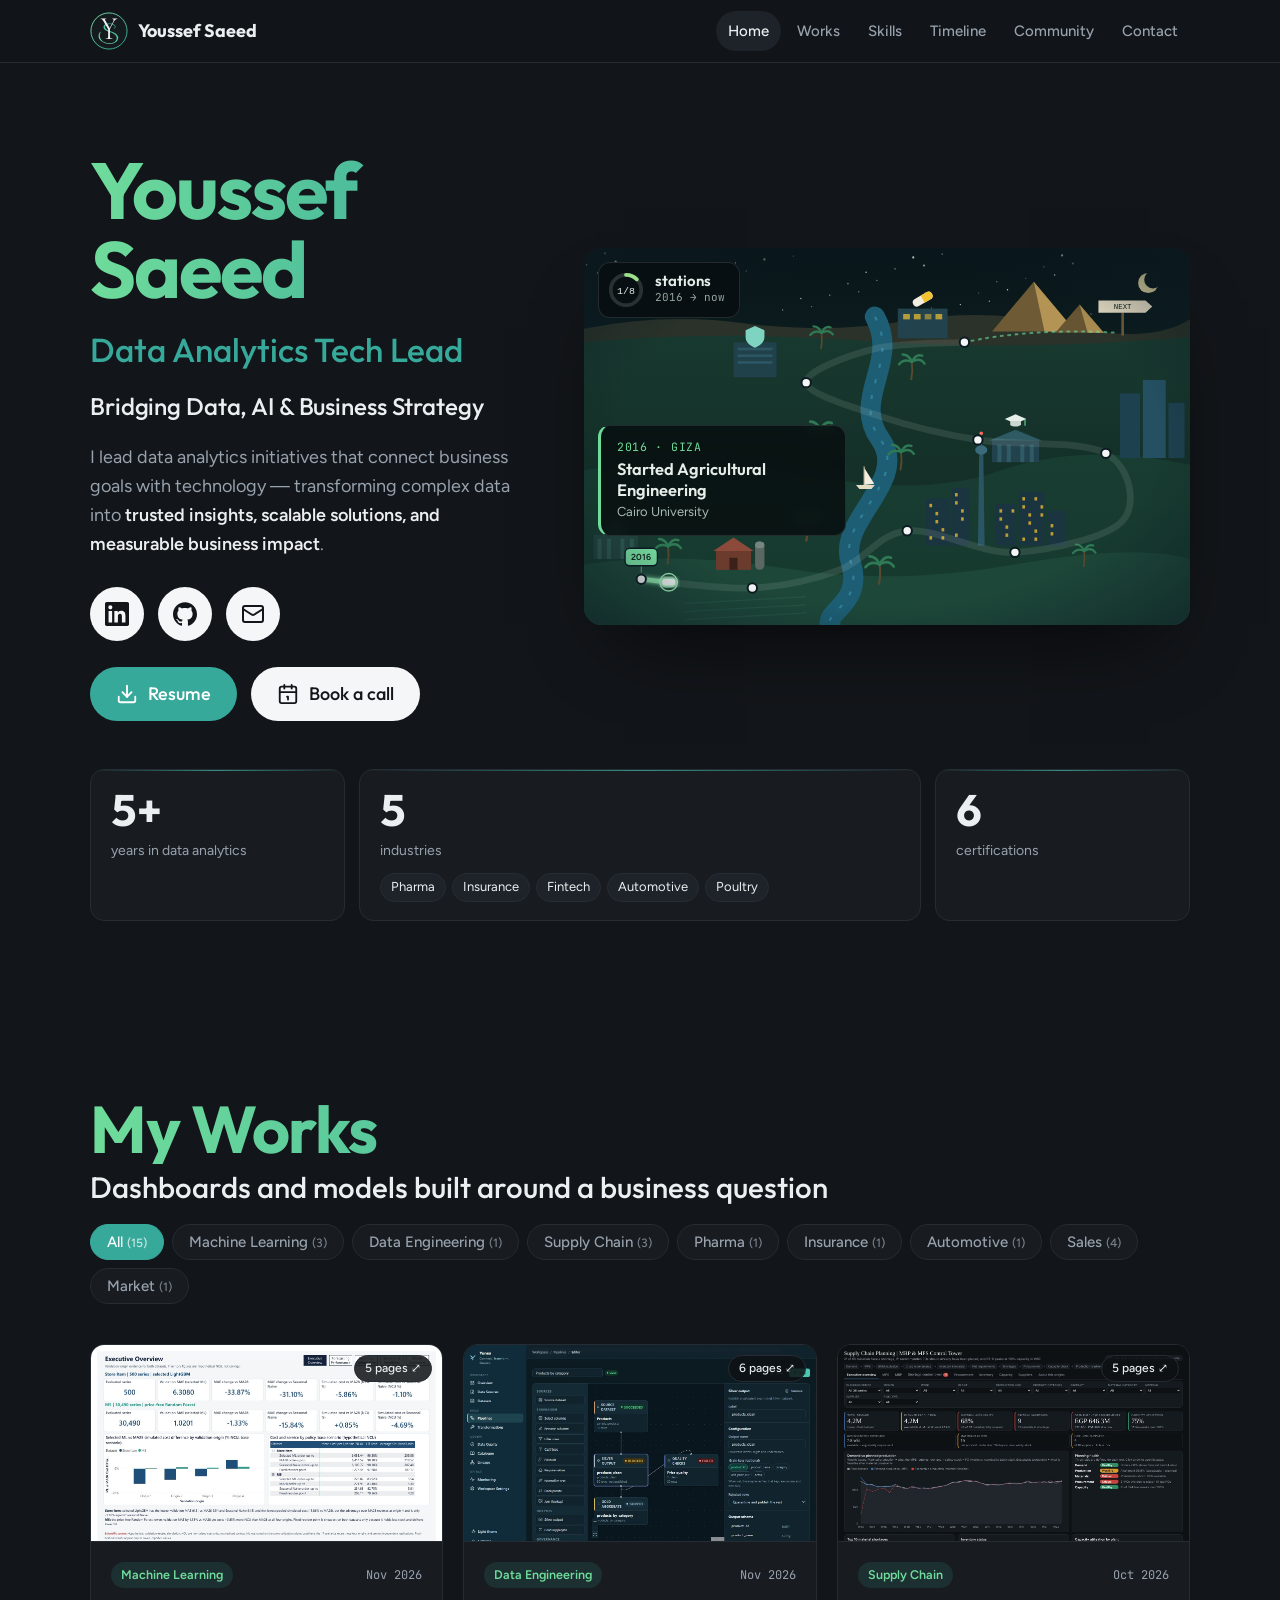
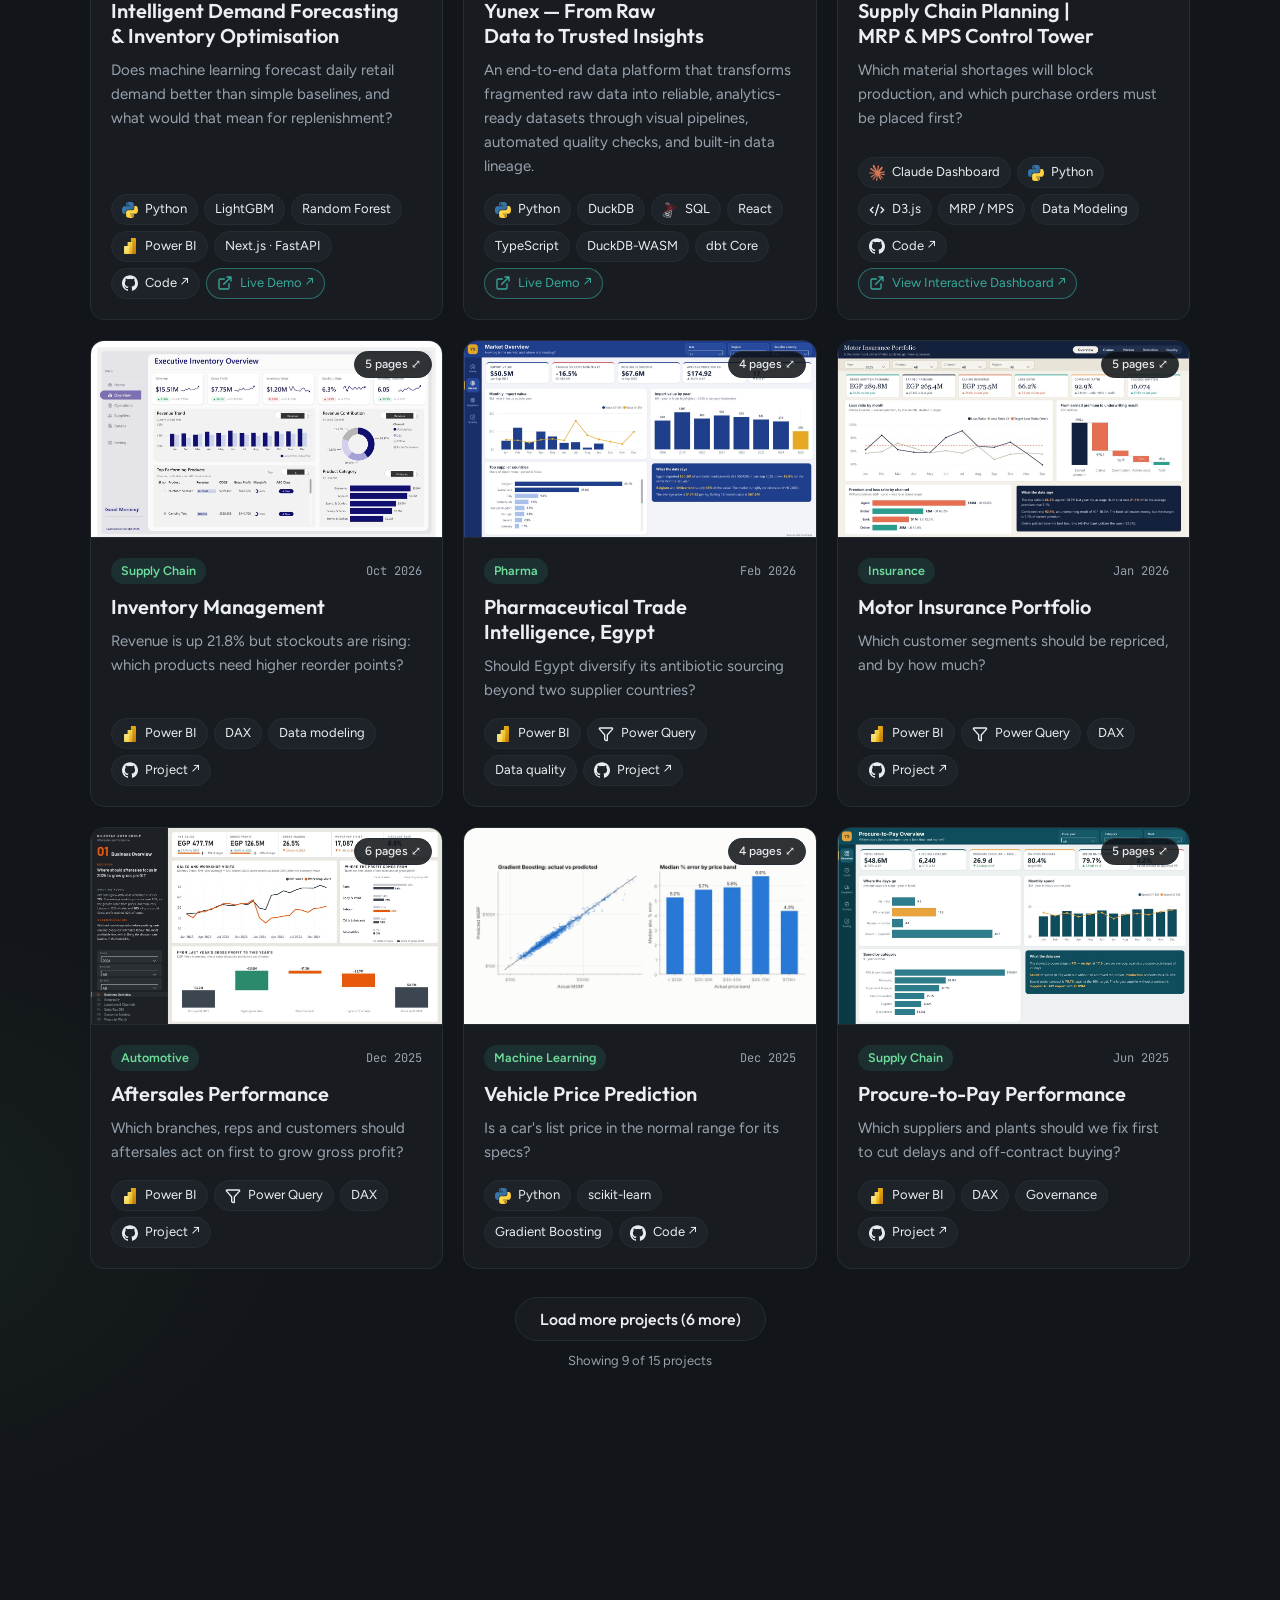
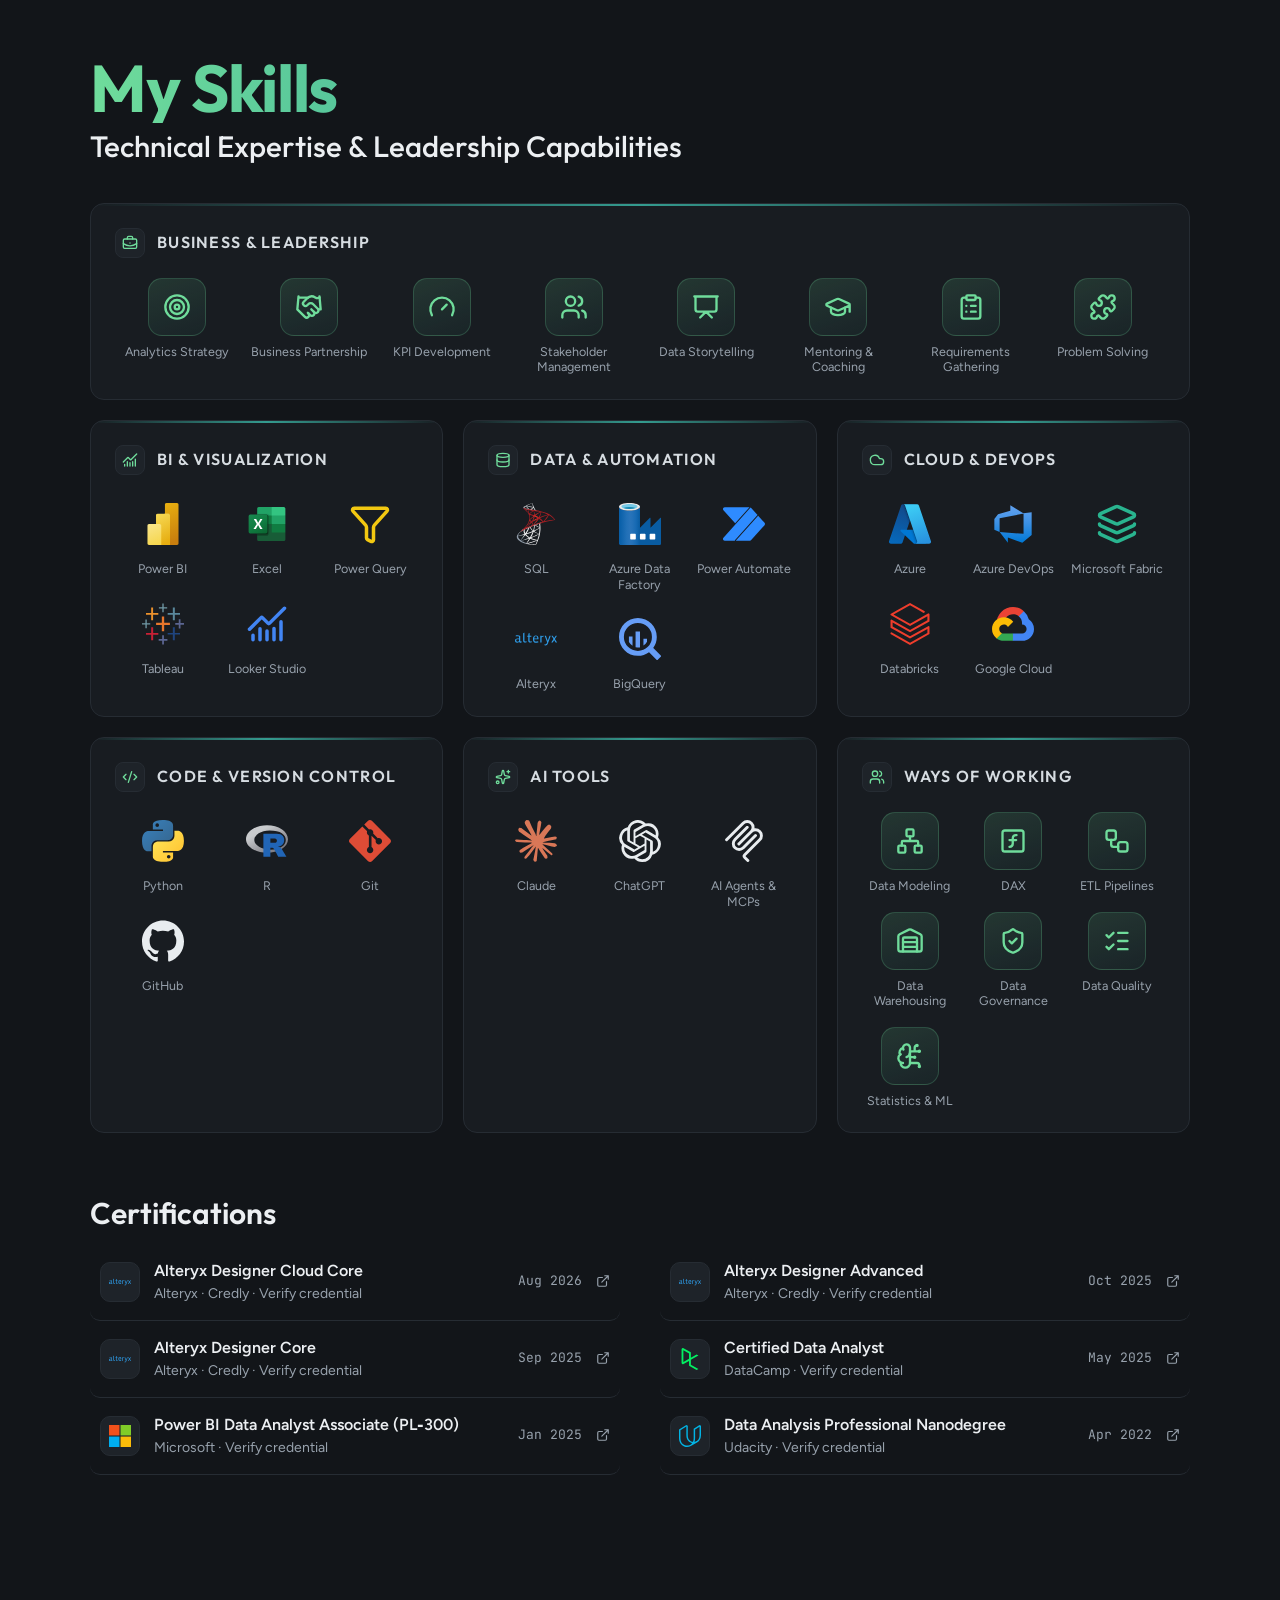
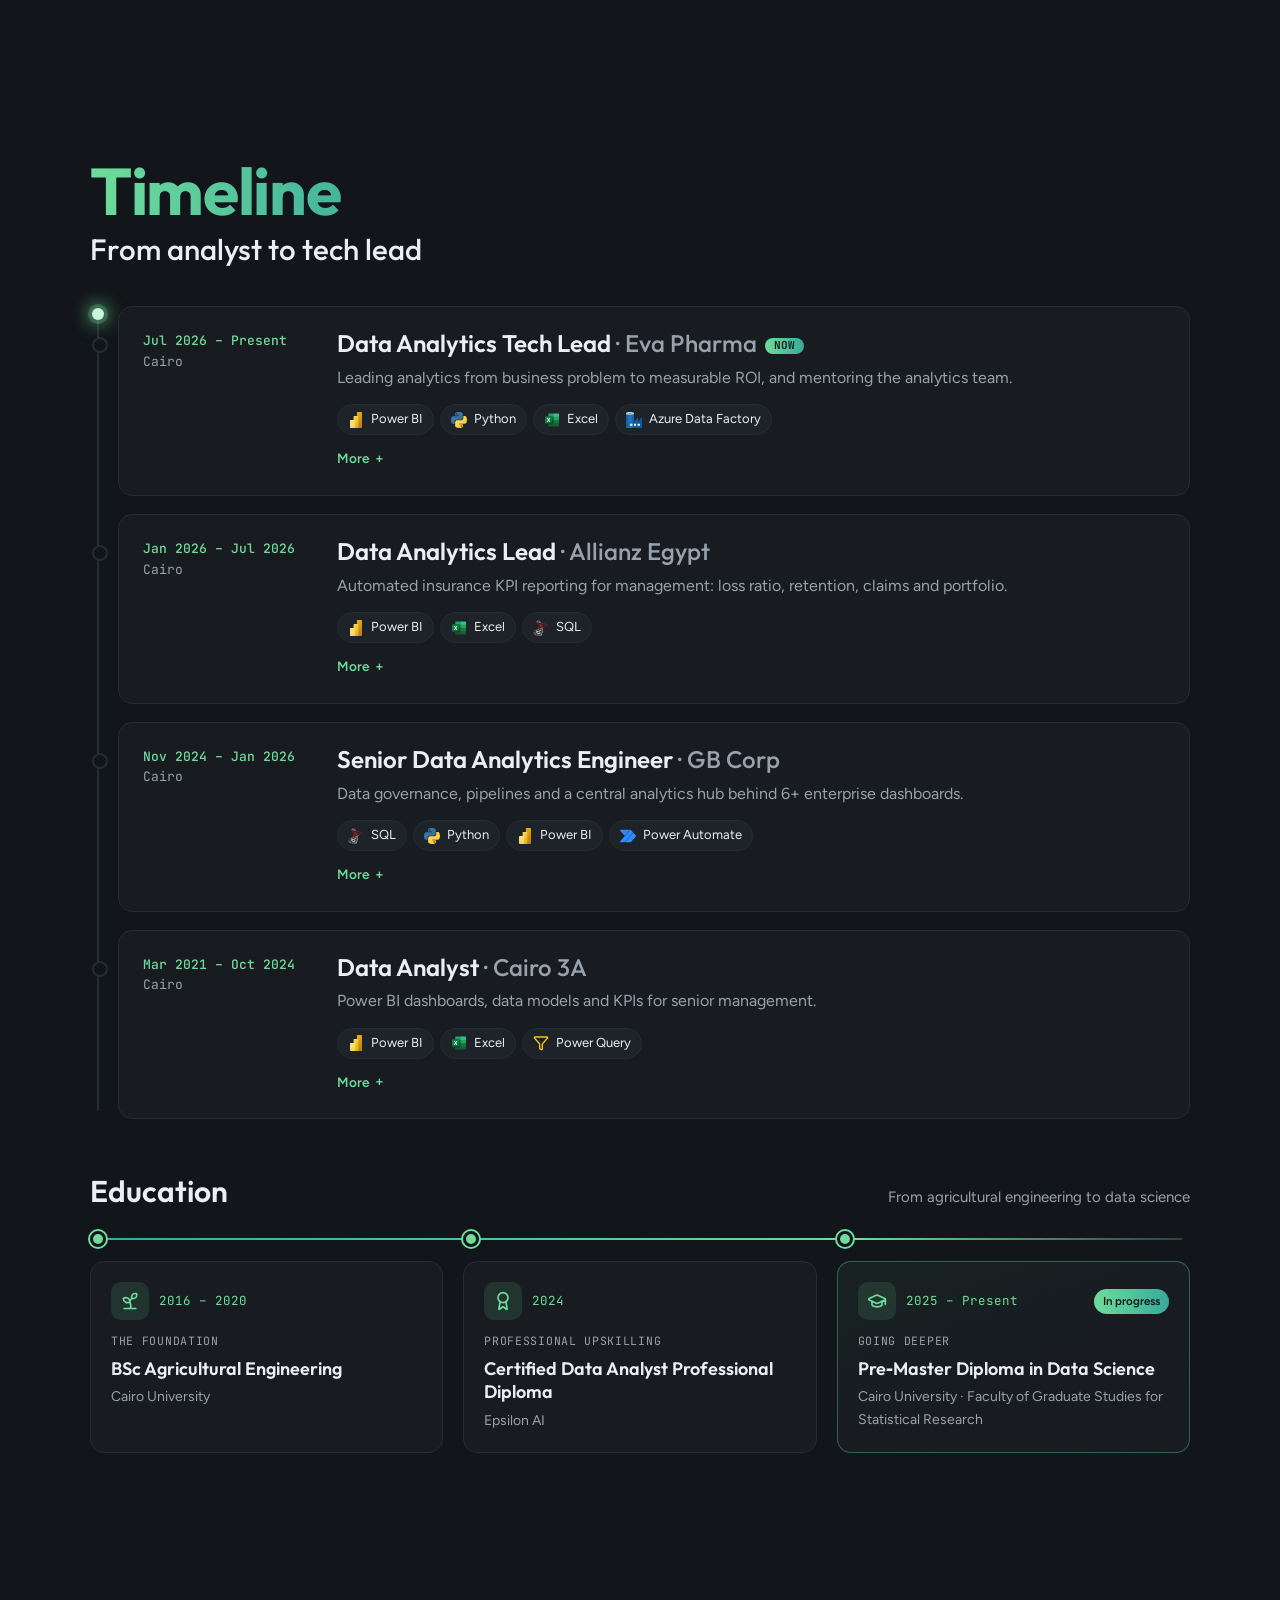
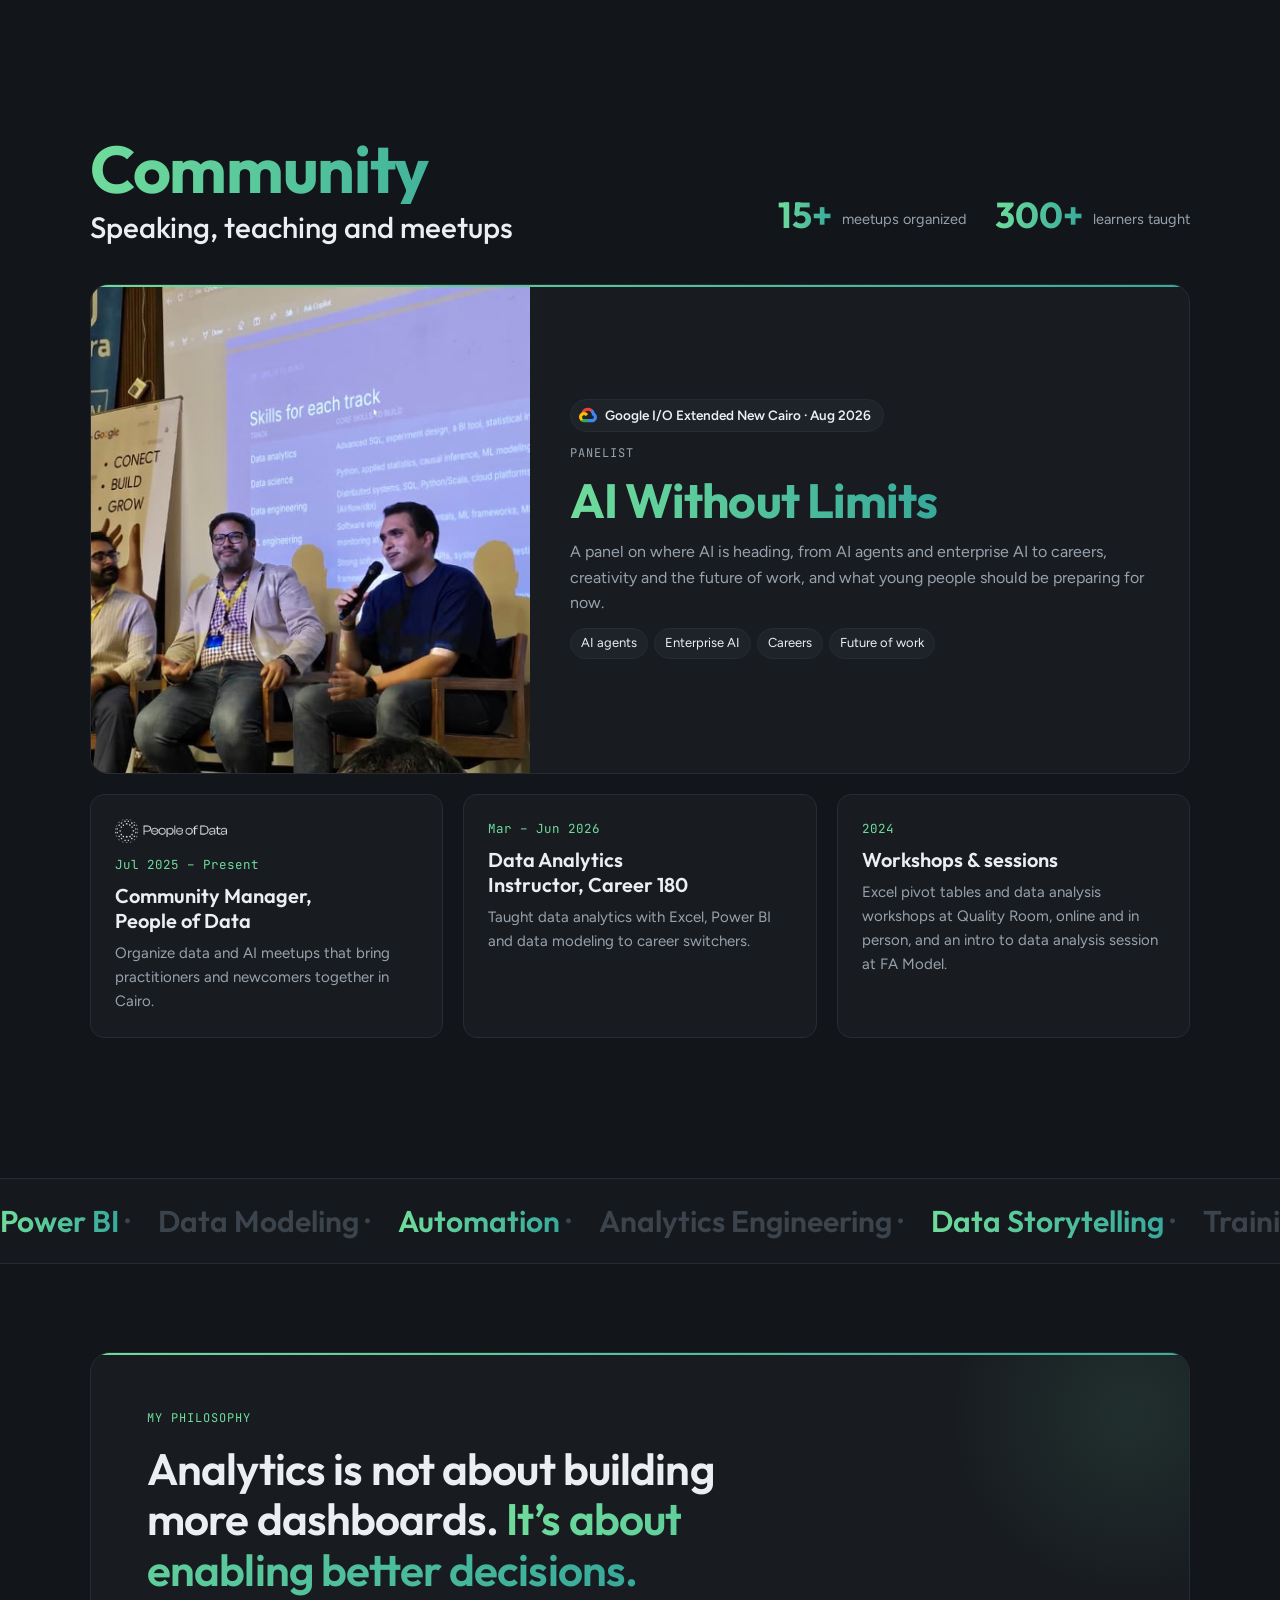
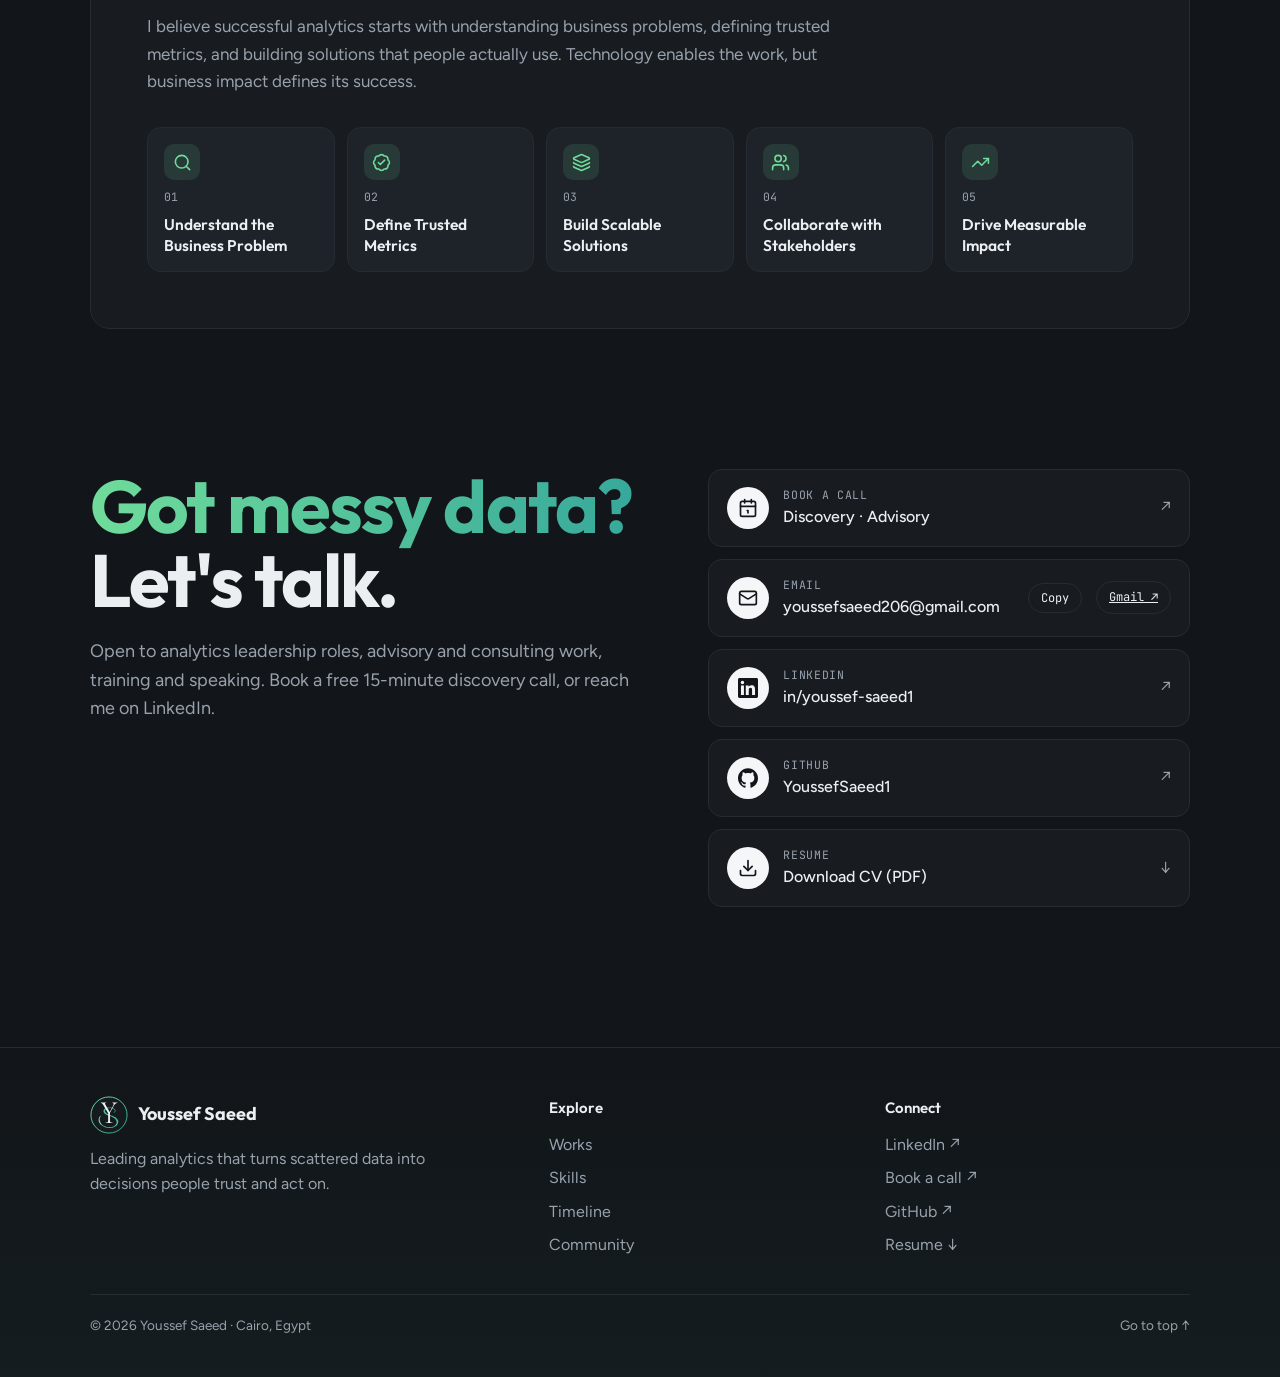
<file: index.html>
<!doctype html>
<html lang="en">
<head>
<meta charset="utf-8">
<meta name="viewport" content="width=device-width, initial-scale=1, viewport-fit=cover">
<title>Youssef Saeed</title>
<meta name="description" content="Youssef Saeed, Data Analytics Tech Lead. Leading analytics, Power BI, data modeling, machine learning forecasting and automation across pharma, insurance, fintech, automotive and poultry.">
<meta property="og:type" content="website">
<meta property="og:title" content="Youssef Saeed | Data Analytics Tech Lead">
<meta property="og:description" content="Power BI dashboards, data science and machine learning projects, including an end-to-end demand forecasting and inventory optimisation research application.">
<meta property="og:url" content="https://youssefsaeed-portfolio.vercel.app/">
<meta name="twitter:card" content="summary">
<link rel="icon" href="data:image/svg+xml,%3Csvg%20viewBox%3D%220%200%20100%20100%22%20xmlns%3D%22http%3A//www.w3.org/2000/svg%22%3E%3Cdefs%3E%3ClinearGradient%20id%3D%22lg0%22%20x1%3D%220%22%20y1%3D%220%22%20x2%3D%221%22%20y2%3D%221%22%3E%3Cstop%20offset%3D%220%22%20stop-color%3D%22%237BE3A5%22/%3E%3Cstop%20offset%3D%221%22%20stop-color%3D%22%232FA596%22/%3E%3C/linearGradient%3E%3C/defs%3E%3Ccircle%20cx%3D%2250%22%20cy%3D%2250%22%20r%3D%2247.5%22%20fill%3D%22%23151A1F%22%20stroke%3D%22url%28%23lg0%29%22%20stroke-width%3D%222.5%22/%3E%3Cpath%20d%3D%22M413%20-92Q315%20-92%20233.5%20-63.0Q152%20-34%20102.0%2022.5Q52%2079%2047%20162Q45%20196%2058.0%20237.0Q71%20278%2094.5%20318.5Q118%20359%20150.5%20391.5Q183%20424%20220%20441Q223%20443%20229.5%20444.0Q236%20445%20239%20445Q245%20445%20245%20442Q245%20437%20230%20426Q188%20393%20161%20350Q133%20307%20119.0%20258.0Q105%20209%20105%20159Q105%20100%20130.5%2057.5Q156%2015%20199.0%20-12.5Q242%20-40%20297.0%20-53.0Q352%20-66%20412%20-66Q479%20-66%20544.5%20-51.0Q610%20-36%20664%20-8Q747%2036%20795.5%20101.0Q844%20166%20844%20230Q844%20264%20829.5%20295.0Q815%20326%20783%20351Q759%20370%20724.5%20387.0Q690%20404%20651.5%20420.0Q613%20436%20576.0%20452.5Q539%20469%20511%20488Q471%20515%20452.5%20546.0Q434%20577%20434%20608Q434%20645%20455.5%20680.0Q477%20715%20514.5%20743.5Q552%20772%20599%20788Q640%20802%20688.5%20810.0Q737%20818%20784%20818Q823%20818%20858.5%20812.5Q894%20807%20921%20793Q955%20777%20973.0%20750.5Q991%20724%20991%20695Q991%20655%20955%20625Q942%20615%20926.0%20606.5Q910%20598%20888%20592Q884%20591%20879%20591Q867%20591%20867%20598Q867%20602%20873.5%20606.5Q880%20611%20893%20612Q923%20616%20938.5%20635.0Q954%20654%20954%20679Q954%20705%20936.5%20730.5Q919%20756%20883.0%20773.5Q847%20791%20791%20791Q759%20791%20720.5%20784.0Q682%20777%20637%20761Q582%20742%20545.5%20705.0Q509%20668%20509%20626Q509%20600%20526.5%20573.5Q544%20547%20583%20523Q616%20503%20658.0%20483.5Q700%20464%20743.0%20444.5Q786%20425%20821%20403Q876%20369%20900.0%20330.0Q924%20291%20924%20250Q924%20202%20895.5%20153.5Q867%20105%20821.0%2062.5Q775%2020%20720%20-13Q656%20-51%20575.5%20-71.5Q495%20-92%20413%20-92Z%22%20transform%3D%22matrix%280.0593%200%20-0.0240%20-0.0593%2024.913%2078.501%29%22%20fill%3D%22url%28%23lg0%29%22/%3E%3Cpath%20d%3D%22M301%20288%20451%20518Q480%20565%20472.0%20589.0Q464%20613%20419%20613Q417%20613%20417.0%20619.0Q417%20625%20419%20625Q446%20625%20471.0%20623.5Q496%20622%20536%20622Q561%20622%20576.5%20623.5Q592%20625%20614%20625Q616%20625%20616.0%20619.0Q616%20613%20614%20613Q590%20613%20565.0%20601.0Q540%20589%20517.5%20567.0Q495%20545%20475%20514L318%20273ZM290%20272%20110%20536Q82%20579%2057.0%20596.0Q32%20613%20-1%20613Q-4%20613%20-4.0%20619.0Q-4%20625%20-1%20625Q16%20625%2035.0%20623.5Q54%20622%2070%20622Q97%20622%20122.5%20622.5Q148%20623%20170.5%20624.0Q193%20625%20210%20625Q212%20625%20212.0%20619.0Q212%20613%20210%20613Q171%20613%20161.5%20602.0Q152%20591%20168%20568L339%20317ZM276%20310%20341%20319V81Q341%2052%20347.0%2037.0Q353%2022%20371.0%2017.0Q389%2012%20426%2012Q429%2012%20429.0%206.0Q429%200%20426%200Q402%200%20372.5%201.0Q343%202%20308%202Q275%202%20244.0%201.0Q213%200%20190%200Q187%200%20187.0%206.0Q187%2012%20190%2012Q226%2012%20245.0%2017.0Q264%2022%20270.0%2037.0Q276%2052%20276%2081Z%22%20transform%3D%22matrix%280.0726%200%20-0.0000%20-0.0864%2027.792%2071.000%29%22%20fill%3D%22%23EEF1F3%22/%3E%3C/svg%3E">
<link rel="apple-touch-icon" href="/apple-touch-icon.png">
<link rel="manifest" href="/site.webmanifest">
<link rel="preconnect" href="https://fonts.googleapis.com">
<link rel="preconnect" href="https://fonts.gstatic.com" crossorigin>
<link rel="stylesheet" href="https://fonts.googleapis.com/css2?family=Outfit:wght@400;500;600;700;800&family=Figtree:wght@400;500;600&family=JetBrains+Mono:wght@400;500&display=swap">
<style>
/* Layout: dark single-theme portfolio. Gradient section titles, logo grids, an animated journey map as the hero visual. */
:root{
  color-scheme:dark;
  --bg:#121519;        /* page */
  --surface:#181C21;   /* cards */
  --surface-2:#1E2329; /* chips, hovers */
  --ink:#ECEFF2;       /* text */
  --muted:#98A2AD;     /* secondary text */
  --line:#262C33;      /* borders */
  --green:#6FDC9B;     /* gradient start */
  --teal:#37A99B;      /* gradient end, primary action */
  --code-bg:#0D1013;
  --code-ink:#E6EEEA;
  --code-dim:#7D8A94;
  --grad:linear-gradient(90deg,var(--green),var(--teal));
  --display:"Outfit","Avenir Next","Segoe UI",system-ui,sans-serif;
  --body:"Figtree",system-ui,-apple-system,"Segoe UI",sans-serif;
  --mono:"JetBrains Mono",ui-monospace,"SFMono-Regular",Menlo,Consolas,monospace;
  --r:14px;
}
*{box-sizing:border-box}
[hidden]{display:none!important}
html{scroll-behavior:smooth;scroll-padding-top:76px}
@media (prefers-reduced-motion: reduce){html{scroll-behavior:auto}*{transition:none!important;animation:none!important}}
body{margin:0;background:var(--bg);color:var(--ink);font-family:var(--body);font-size:16px;line-height:1.6;
  background-image:radial-gradient(900px 520px at 85% -10%,rgba(55,169,155,.13),transparent 60%),radial-gradient(700px 500px at -10% 30%,rgba(111,220,155,.06),transparent 60%);background-repeat:no-repeat}
a{color:inherit}
:focus-visible{outline:2px solid var(--green);outline-offset:3px;border-radius:6px}
.wrap{max-width:1180px;margin:0 auto;padding-inline:clamp(16px,4vw,40px)}
h1,h2,h3,h4{font-family:var(--display);text-wrap:balance;margin:0;line-height:1.08}
p{margin:0}
.ic{width:1em;height:1em;display:inline-block;flex:none;vertical-align:-.15em}
.gt{background:var(--grad);-webkit-background-clip:text;background-clip:text;color:transparent}
.label{font-family:var(--mono);font-size:12px;letter-spacing:.08em;text-transform:uppercase;color:var(--muted)}

/* ---------- Nav ---------- */
.nav{position:sticky;top:env(safe-area-inset-top,0px);z-index:20;background:rgba(18,21,25,.82);backdrop-filter:blur(12px);-webkit-backdrop-filter:blur(12px);border-bottom:1px solid var(--line)}
.nav .wrap{display:flex;align-items:center;gap:20px;min-height:62px}
.brand{display:flex;align-items:center;gap:10px;text-decoration:none;font-family:var(--display);font-weight:700;font-size:18px;white-space:nowrap}
.mark{width:38px;height:38px;flex:none;display:block;transition:transform .4s}
.brand:hover .mark{transform:rotate(-8deg) scale(1.08)}
.links-nav{display:flex;gap:4px;margin-left:auto;overflow-x:auto;scrollbar-width:none}
.links-nav::-webkit-scrollbar{display:none}
.links-nav a{font-size:15px;font-weight:500;text-decoration:none;color:var(--muted);padding:8px 12px;border-radius:999px;white-space:nowrap;transition:color .15s,background .15s}
.links-nav a:hover{color:var(--ink)}
.links-nav a.on{color:var(--ink);background:var(--surface-2)}
@media (max-width:760px){.nav .wrap{flex-wrap:wrap;gap:0;padding-block:8px}.links-nav{margin-left:0;width:100%;margin-inline:-12px;padding-top:4px}}

/* ---------- Hero ---------- */
.hero{padding-block:clamp(40px,7vw,88px) 32px}
.hero-grid{display:grid;grid-template-columns:minmax(0,.95fr) minmax(0,1.3fr);gap:clamp(28px,4vw,56px);align-items:center}
.hero-grid>*{min-width:0}
.hero h1{font-size:clamp(46px,6.2vw,82px);font-weight:700;letter-spacing:-.025em;line-height:1}
.typed{font-family:var(--display);font-weight:500;font-size:clamp(22px,2.6vw,34px);color:var(--teal);margin-top:14px;min-height:1.3em}
#typed{display:inline-block;transition:opacity .9s ease,filter .9s ease,transform .9s ease;will-change:opacity,filter,transform}
#typed.swap-out{opacity:0;filter:blur(8px);transform:translateY(6px)}
.caret{display:inline-block;width:3px;height:1em;background:var(--ink);margin-left:4px;vertical-align:-.14em;animation:blink 1s steps(1) infinite}
@keyframes blink{50%{opacity:0}}
.subtitle{font-family:var(--display);font-weight:500;font-size:clamp(19px,1.9vw,24px);color:var(--ink);margin-top:10px;letter-spacing:-.005em}
.lede{font-size:clamp(16px,1.5vw,18px);color:var(--muted);max-width:52ch;margin-top:18px}
.lede b{color:var(--ink);font-weight:600}
.socials{display:flex;gap:14px;margin-top:28px;flex-wrap:wrap}
.soc{width:54px;height:54px;border-radius:50%;background:#F4F6F7;color:#121519;display:grid;place-items:center;text-decoration:none;transition:transform .2s,box-shadow .2s}
.soc .ic{width:24px;height:24px}
.soc:hover{transform:translateY(-3px);box-shadow:0 10px 24px -10px rgba(111,220,155,.6)}
.ctas{display:flex;flex-wrap:wrap;gap:14px;margin-top:26px}
.btn{display:inline-flex;align-items:center;gap:10px;font-family:var(--display);font-weight:500;font-size:18px;text-decoration:none;padding:13px 26px;border-radius:999px;border:0;cursor:pointer;transition:transform .2s,box-shadow .2s,filter .2s}
.btn .ic{width:22px;height:22px}
.btn:hover{transform:translateY(-2px)}
.btn.primary{background:var(--teal);color:#fff}
.btn.primary:hover{box-shadow:0 12px 28px -12px rgba(55,169,155,.9);filter:brightness(1.08)}
.btn.light{background:#F4F6F7;color:#121519}
.btn.light:hover{box-shadow:0 12px 28px -14px rgba(255,255,255,.5)}

/* KPIs */
.glance{display:flex;flex-wrap:wrap;gap:8px 28px;margin-top:44px;padding-top:22px;border-top:1px solid var(--line);color:var(--muted);font-size:14.5px}
.glance b{font-family:var(--display);font-weight:700;font-size:18px;color:var(--ink);margin-right:4px}
.kpis{display:grid;grid-template-columns:minmax(0,1fr) minmax(0,2.2fr) minmax(0,1fr);gap:14px;margin-top:48px}
.kpi{background:var(--surface);border:1px solid var(--line);border-radius:var(--r);padding:18px 20px;position:relative;overflow:hidden}
.kpi::before{content:"";position:absolute;left:0;right:0;top:0;height:1px;background:linear-gradient(90deg,transparent,var(--teal),transparent);opacity:.8}
.kpi strong{display:block;font-family:var(--display);font-weight:700;font-size:clamp(32px,3.6vw,44px);line-height:1;font-variant-numeric:tabular-nums}
.kpi span{display:block;font-size:14px;color:var(--muted);margin-top:8px}
.inds{display:flex;flex-wrap:wrap;gap:6px;margin-top:10px}
.inds em{font-style:normal;font-size:13px;padding:3px 10px;border-radius:999px;background:var(--surface-2);border:1px solid var(--line)}
@media (max-width:900px){.hero-grid{grid-template-columns:1fr}.kpis{grid-template-columns:1fr 1fr}.kpis .kpi:nth-child(2){grid-column:1/-1;order:3}}

/* ---------- Journey map ---------- */
.journey{position:relative;min-width:0}
.jm{position:relative;border-radius:18px;overflow:hidden;aspect-ratio:900/560;max-width:100%;background:#0C1B22;
  box-shadow:0 40px 80px -40px rgba(0,0,0,.8),0 0 0 1px rgba(255,255,255,.05) inset}
.jm svg{position:absolute;inset:0;width:100%;height:100%;display:block}
.jm-count{position:absolute;left:14px;top:14px;display:flex;align-items:center;gap:10px;padding:8px 14px 8px 8px;border-radius:12px;
  background:rgba(8,14,16,.78);border:1px solid rgba(230,238,234,.12);color:#E6EEEA;backdrop-filter:blur(6px);-webkit-backdrop-filter:blur(6px)}
.jm-count svg{position:static;width:38px;height:38px}
.jm-count b{display:block;font-family:var(--display);font-weight:600;font-size:15px;line-height:1.1}
.jm-count small{display:block;font-family:var(--mono);font-size:11px;color:#93A6A0}
.jm-info{position:absolute;left:14px;top:47%;width:min(300px,41%);padding:12px 16px;border-radius:12px;background:rgba(8,14,16,.86);
  border:1px solid rgba(230,238,234,.12);border-left:3px solid var(--green);color:#E6EEEA;backdrop-filter:blur(6px);-webkit-backdrop-filter:blur(6px);transition:opacity .35s}
.jm-info small{display:block;font-family:var(--mono);font-size:11.5px;letter-spacing:.06em;color:var(--green);text-transform:uppercase}
.jm-info b{display:block;font-family:var(--display);font-weight:600;font-size:16.5px;line-height:1.25;margin-top:3px}
.jm-info span{display:block;font-size:13px;color:#A9BAB4;margin-top:2px}
.jm-info.swap{opacity:0}
.pin{cursor:pointer;outline:none}
.pin .head{transition:transform .45s cubic-bezier(.3,1.5,.5,1)}
.pin .drop{stroke:#0C1B22;fill:#2A8C7E;stroke:#0C1B22;stroke-width:2;transition:fill .3s}
.pin text{fill:#fff;font-family:var(--body);font-weight:600;font-size:13px;text-anchor:middle;pointer-events:none}
.pin .base{fill:#F3F6F5;stroke:#0C1B22;stroke-width:3}
.pin .stem{stroke:#E6EEEA;stroke-opacity:.5;stroke-width:1.5}
.pin.off .head{transform:scale(.001)}
.pin.on .drop{fill:#7BE3A5}
.pin.on text{fill:#0E1A17}
.pin:hover .drop,.pin:focus-visible .drop{fill:#3BB3A1}
.pin.on:hover .drop,.pin.on:focus-visible .drop{fill:#7BE3A5}
.pin:focus-visible .base{stroke:var(--green);stroke-width:3}
.pulse{fill:none;stroke:#9BE8B5;stroke-width:2;animation:pulse 2s ease-out infinite;transform-box:fill-box;transform-origin:center}
@keyframes pulse{from{opacity:.9;transform:scale(.4)}to{opacity:0;transform:scale(2.4)}}
.twinkle{animation:tw 3.2s ease-in-out infinite}
@keyframes tw{50%{opacity:.15}}
.blink{animation:bl 1.6s steps(1) infinite}
@keyframes bl{50%{opacity:.15}}
.boat{animation:sail 9s ease-in-out infinite alternate}
@keyframes sail{from{transform:translate(-6px,-14px) rotate(-2deg)}to{transform:translate(6px,14px) rotate(2deg)}}
.flow{stroke-dasharray:6 18;animation:flow 6s linear infinite}
@keyframes flow{to{stroke-dashoffset:-240}}
@media (max-width:600px){
  .jm-info{position:static;width:auto;margin-top:10px;background:var(--surface)}
  .jm-count{left:8px;top:8px;padding:5px 10px 5px 5px;gap:7px}.jm-count svg{width:28px;height:28px}.jm-count b{font-size:12.5px}.jm-count small{font-size:10px}
}

/* ---------- Sections ---------- */
section.page{padding-block:clamp(80px,11vw,140px)}
.sec-head{margin-bottom:40px;display:flex;justify-content:space-between;align-items:end;gap:20px;flex-wrap:wrap}
.sec-head h2{font-size:clamp(40px,5.4vw,66px);font-weight:700;letter-spacing:-.02em}
.sec-head h3{font-family:var(--display);font-weight:500;font-size:clamp(20px,2.3vw,30px);margin-top:8px;color:var(--ink)}
.chip{display:inline-flex;align-items:center;gap:7px;font-size:13px;padding:4px 10px;border-radius:999px;background:var(--surface-2);border:1px solid var(--line);color:var(--ink);white-space:nowrap}
.chip .ic{width:16px;height:16px}
.chips{display:flex;flex-wrap:wrap;gap:6px}

/* Works */
.filters{display:flex;gap:8px;flex-wrap:wrap}
.filters button{font-family:var(--body);font-size:15px;font-weight:500;padding:8px 16px;border-radius:999px;border:1px solid var(--line);background:var(--surface);color:var(--muted);cursor:pointer;transition:color .15s,border-color .15s}
.filters button:hover{color:var(--ink);border-color:var(--teal)}
.filters button[aria-pressed="true"]{background:var(--teal);border-color:var(--teal);color:#fff}
.filters button small{font-size:12px;opacity:.75;margin-left:4px}
.grid{display:grid;grid-template-columns:repeat(3,minmax(0,1fr));gap:20px}
.proj{background:var(--surface);border:1px solid var(--line);border-radius:var(--r);overflow:hidden;display:flex;flex-direction:column;min-width:0;cursor:zoom-in;transition:transform .25s,border-color .25s,box-shadow .25s}
.proj:hover{transform:translateY(-4px);border-color:rgba(55,169,155,.6);box-shadow:0 20px 40px -24px rgba(55,169,155,.45)}
.viz{aspect-ratio:16/9;max-width:100%;background:#0E1114;display:block;position:relative;overflow:hidden;border-bottom:1px solid var(--line)}
.viz img{width:100%;height:100%;object-fit:cover;object-position:top left;display:block;transition:transform .5s}
.proj:hover .viz img{transform:scale(1.04)}
.viz .open{position:absolute;right:10px;top:10px;font-size:12px;font-weight:500;background:rgba(14,17,20,.85);border:1px solid var(--line);padding:3px 10px;border-radius:999px;color:var(--ink)}
.proj-body{padding:20px;display:flex;flex-direction:column;gap:10px;flex:1;min-width:0}
.cat{align-self:flex-start;font-size:12.5px;font-weight:600;padding:3px 10px;border-radius:999px;background:rgba(55,169,155,.14);color:var(--green)}
.proj h4{font-weight:600;font-size:20px;line-height:1.25}
.proj p{font-size:15px;color:var(--muted)}
.proj p strong{color:var(--ink);font-weight:500}
.proj .chips{margin-top:auto;padding-top:6px}
.proj .sub{font-size:13px;font-weight:500;color:var(--teal);margin-top:-4px}
.chip.demo{border-color:rgba(55,169,155,.55);color:var(--teal)}
.chip.demo:hover{background:rgba(55,169,155,.12)}
.proj time{font-family:var(--mono);font-size:12px;color:var(--muted)}
@media (max-width:980px){.grid{grid-template-columns:repeat(2,minmax(0,1fr))}.proj.feature{grid-column:1/-1}}
@media (max-width:600px){.grid{grid-template-columns:1fr}}
.proj[hidden]{display:none!important}
.more-wrap{display:flex;flex-direction:column;align-items:center;gap:10px;margin-top:28px}
.more-wrap[hidden]{display:none}
.more-btn{font-size:16px;padding:11px 24px;background:var(--surface);border:1px solid var(--line);color:var(--ink)}
.more-btn:hover{border-color:var(--teal);color:var(--ink)}
.more-btn:focus-visible{outline:2px solid var(--teal);outline-offset:3px}
.more-status{margin:0;font-size:13px;color:var(--muted)}

/* Skills */
.skills{display:grid;grid-template-columns:repeat(3,minmax(0,1fr));gap:20px}
.sk{background:var(--surface);border:1px solid var(--line);border-radius:var(--r);padding:24px;position:relative;overflow:hidden;min-width:0}
.sk::before{content:"";position:absolute;left:0;right:0;top:0;height:2px;background:linear-gradient(90deg,transparent,rgba(55,169,155,.9),transparent)}
.sk-h{display:flex;align-items:center;gap:12px;margin-bottom:20px}
.sk-h .badge{width:30px;height:30px;border-radius:8px;background:var(--surface-2);border:1px solid var(--line);display:grid;place-items:center;color:var(--green)}
.sk-h .badge .ic{width:16px;height:16px}
.sk-h h4{font-family:var(--display);font-weight:600;font-size:16px;letter-spacing:.08em;text-transform:uppercase;color:#D6DCE1}
.tools{display:grid;grid-template-columns:repeat(auto-fill,minmax(74px,1fr));gap:18px 8px}
.tool{display:flex;flex-direction:column;align-items:center;gap:8px;text-align:center;font-size:12.5px;color:var(--muted);line-height:1.25}
.tool .lg{width:58px;height:58px;border-radius:14px;display:grid;place-items:center;transition:transform .25s,background .25s}
.tool .lg .ic{width:42px;height:42px}
.tool:hover .lg{transform:translateY(-4px) scale(1.06);background:var(--surface-2)}
.tool:hover{color:var(--ink)}
.sk-wide{grid-column:1/-1}
.sk-wide .tools{grid-template-columns:repeat(8,minmax(0,1fr))}
.tool .lg.lead{background:linear-gradient(160deg,rgba(111,220,155,.14),rgba(55,169,155,.06));border:1px solid rgba(111,220,155,.22);color:var(--green)}
.tool .lg.lead .ic{width:28px;height:28px;stroke-width:1.6}
@media (max-width:980px){.sk-wide .tools{grid-template-columns:repeat(4,minmax(0,1fr))}}
@media (max-width:600px){.sk-wide .tools{grid-template-columns:repeat(auto-fill,minmax(74px,1fr))}}
.c-pq{color:#F2C811}.c-fabric{color:#29B48F}.c-looker{color:#4285F4}
.practices{display:flex;flex-wrap:wrap;gap:8px}
.practices span{font-size:14px;padding:6px 12px;border-radius:999px;border:1px solid var(--line);background:var(--surface-2)}
@media (max-width:980px){.skills{grid-template-columns:repeat(2,minmax(0,1fr))}}
@media (max-width:600px){.skills{grid-template-columns:1fr}}

.certs{display:grid;grid-template-columns:repeat(2,minmax(0,1fr));gap:0 40px;margin-top:64px}
.certs h3{grid-column:1/-1;font-weight:600;font-size:clamp(22px,2.6vw,30px);margin-bottom:14px}
.cert{display:flex;align-items:center;gap:14px;padding:14px 10px;border-bottom:1px solid var(--line);min-width:0;text-decoration:none;color:inherit;border-radius:10px;transition:background .2s}
.cert:hover{background:var(--surface)}
.cert div{flex:1;min-width:0}
.cert .cl{width:40px;height:40px;border-radius:10px;background:var(--surface-2);border:1px solid var(--line);display:grid;place-items:center;flex:none}
.cert .cl .ic{width:22px;height:22px}
.cert strong{transition:color .2s}
.cert:hover strong{color:var(--green);text-decoration:underline;text-underline-offset:3px}
.cert .go{color:var(--muted);flex:none}.cert:hover .go{color:var(--green)}
.cert strong{font-weight:600}
.cert span{display:block;font-size:14px;color:var(--muted)}
.cert time{font-family:var(--mono);font-size:13px;color:var(--muted);white-space:nowrap;font-variant-numeric:tabular-nums}
@media (max-width:760px){.certs{grid-template-columns:1fr}}

/* Experience */
.timeline{position:relative;display:grid;gap:18px;padding-left:28px}
.timeline::before{content:"";position:absolute;left:7px;top:8px;bottom:8px;width:2px;border-radius:2px;background:var(--line)}
.tl-fill{position:absolute;left:7px;top:8px;width:2px;height:calc(var(--tl,1) * (100% - 16px));border-radius:2px;background:linear-gradient(var(--green),var(--teal));box-shadow:0 0 12px rgba(111,220,155,.55);transition:height .15s linear;pointer-events:none}
.tl-fill i{position:absolute;left:50%;bottom:-6px;width:12px;height:12px;margin-left:-6px;border-radius:50%;background:#C9F5DA;box-shadow:0 0 0 4px rgba(111,220,155,.25),0 0 18px 4px rgba(111,220,155,.7);animation:spark 1.6s ease-in-out infinite}
@keyframes spark{50%{box-shadow:0 0 0 8px rgba(111,220,155,.08),0 0 26px 8px rgba(111,220,155,.45)}}
.job{position:relative;display:grid;grid-template-columns:170px minmax(0,1fr);gap:24px;background:var(--surface);border:1px solid var(--line);border-radius:var(--r);padding:24px}
.job::before{content:"";position:absolute;left:-27px;top:30px;width:12px;height:12px;border-radius:50%;background:var(--bg);border:2px solid var(--line);transition:border-color .4s,background .4s,box-shadow .4s;z-index:1}
.job.lit::before{border-color:var(--green);background:var(--green);box-shadow:0 0 0 5px rgba(111,220,155,.15)}
.job{transition:border-color .5s}
.job.lit{border-color:rgba(111,220,155,.28)}
.job.now.lit::before{animation:nowpulse 2s ease-out infinite}
@keyframes nowpulse{0%{box-shadow:0 0 0 0 rgba(111,220,155,.6)}100%{box-shadow:0 0 0 12px rgba(111,220,155,0)}}
.when{font-family:var(--mono);font-size:13px;color:var(--muted);font-variant-numeric:tabular-nums}
.when b{display:block;color:var(--green);font-weight:500}
.job h4{font-size:clamp(20px,2.2vw,24px);font-weight:600}
.job h4 span{color:var(--muted);font-weight:500}
.job p{margin-top:8px;color:var(--muted);max-width:70ch}
.job .chips{margin-top:14px}
.more{margin-top:10px}
.more summary{cursor:pointer;list-style:none;display:inline-flex;align-items:center;gap:6px;font-size:13.5px;font-weight:600;color:var(--green)}
.more summary::-webkit-details-marker{display:none}
.more summary::after{content:"+";font-size:14px}
.more[open] summary::after{content:"−"}
.more[open] summary{margin-bottom:6px}
.job h4 .nowpill{color:#0E1A17;font-weight:600}
.nowpill{display:inline-block;margin-left:8px;vertical-align:middle;font-family:var(--mono);font-size:11px;padding:2px 9px;border-radius:999px;background:var(--grad);color:#0E1A17;font-weight:500}
.edu-wrap{margin-top:56px}
.edu-head{display:flex;align-items:baseline;justify-content:space-between;gap:12px;flex-wrap:wrap;margin-bottom:22px}
.edu-head h3{font-family:var(--display);font-weight:600;font-size:clamp(22px,2.6vw,30px)}
.edu-head p{color:var(--muted);font-size:15px}
.edu-path{list-style:none;margin:0;padding:0;display:grid;grid-template-columns:repeat(3,minmax(0,1fr));gap:20px;position:relative}
.edu-path::before{content:"";position:absolute;left:8px;right:8px;top:7px;height:2px;border-radius:2px;background:linear-gradient(90deg,var(--teal),var(--green) 70%,rgba(111,220,155,.25))}
.edu-step{position:relative;padding-top:30px;min-width:0}
.edu-node{position:absolute;left:0;top:0;width:16px;height:16px;border-radius:50%;background:var(--green);border:3px solid var(--bg);box-shadow:0 0 0 2px var(--green)}
.edu-step.now .edu-node{animation:nowpulse 2s ease-out infinite}
.edu-card{height:100%;background:var(--surface);border:1px solid var(--line);border-radius:var(--r);padding:20px;display:flex;flex-direction:column;gap:6px;transition:border-color .25s,transform .25s}
.edu-card:hover{border-color:rgba(111,220,155,.45);transform:translateY(-3px)}
.edu-step.now .edu-card{border-color:rgba(111,220,155,.35);background:linear-gradient(160deg,rgba(111,220,155,.07),var(--surface) 55%)}
.edu-top{display:flex;align-items:center;gap:10px;margin-bottom:6px;flex-wrap:wrap}
.edu-ic{width:38px;height:38px;border-radius:10px;display:grid;place-items:center;background:rgba(111,220,155,.12);color:var(--green)}
.edu-ic .ic{width:20px;height:20px}
.edu-when{font-family:var(--mono);font-size:12.5px;color:var(--green)}
.edu-pill{margin-left:auto;font-size:11.5px;font-weight:600;padding:3px 9px;border-radius:999px;background:var(--grad);color:#0E1A17}
.edu-card small{font-family:var(--mono);font-size:11.5px;letter-spacing:.06em;text-transform:uppercase;color:var(--muted)}
.edu-card strong{font-family:var(--display);font-weight:600;font-size:18px;line-height:1.3}
.edu-org{font-size:14px;color:var(--muted)}
@media (max-width:760px){
  .edu-path{grid-template-columns:1fr;gap:14px;padding-left:28px}
  .edu-path::before{left:7px;right:auto;top:8px;bottom:8px;width:2px;height:auto;background:linear-gradient(var(--teal),var(--green) 70%,rgba(111,220,155,.25))}
  .edu-step{padding-top:0}
  .edu-node{left:-28px;top:22px}
}
.edu{display:grid;grid-template-columns:repeat(3,minmax(0,1fr));gap:20px;margin-top:40px}
.edu div{background:var(--surface);border:1px solid var(--line);border-radius:var(--r);padding:20px}
.edu strong{display:block;font-family:var(--display);font-weight:600;font-size:17px;line-height:1.3;margin-top:6px}
.edu span{display:block;font-size:14px;color:var(--muted);margin-top:4px}
@media (max-width:760px){.job{grid-template-columns:1fr;gap:6px}.edu{grid-template-columns:1fr}}

/* Featured talk */
.feat{display:grid;grid-template-columns:minmax(0,.8fr) minmax(0,1.2fr);background:var(--surface);border:1px solid var(--line);border-radius:18px;overflow:hidden;margin-bottom:20px;position:relative}
.feat::before{content:"";position:absolute;inset:0 0 auto 0;height:2px;background:var(--grad);z-index:1}
.feat figure{margin:0;min-height:100%;background:#0E1114;overflow:hidden}
.feat img{display:block;width:100%;height:100%;object-fit:cover;object-position:62% 40%;max-height:520px;transition:transform .8s}
.feat:hover img{transform:scale(1.03)}
.feat-body{padding:clamp(22px,3.4vw,40px);display:flex;flex-direction:column;gap:12px;justify-content:center;min-width:0}
.feat-ev{display:inline-flex;align-items:center;gap:8px;align-self:flex-start;font-size:13.5px;font-weight:600;padding:5px 12px 5px 8px;border-radius:999px;background:var(--surface-2);border:1px solid var(--line)}
.feat-ev .ic{width:18px;height:18px}
.feat h3{font-size:clamp(30px,4vw,48px);font-weight:700;letter-spacing:-.02em;background:var(--grad);-webkit-background-clip:text;background-clip:text;color:transparent;align-self:flex-start}
.feat p{color:var(--muted);max-width:60ch}
.feat blockquote{margin:4px 0;padding:4px 0 4px 16px;border-left:3px solid var(--green);font-family:var(--display);font-size:clamp(17px,1.8vw,21px);line-height:1.4;color:var(--ink)}
@media (max-width:820px){.feat{grid-template-columns:1fr}.feat img{max-height:420px}}

.cnums{display:flex;gap:28px;flex-wrap:wrap;color:var(--muted);font-size:14.5px}
.cnums b{font-family:var(--display);font-weight:700;font-size:clamp(26px,3vw,36px);margin-right:6px;vertical-align:-.1em}
.cstats{display:grid;grid-template-columns:repeat(2,minmax(0,1fr));gap:20px;margin-bottom:20px}
.cstats div{display:flex;align-items:center;gap:18px;background:var(--surface);border:1px solid var(--line);border-radius:var(--r);padding:20px 24px}
.cstats strong{font-family:var(--display);font-weight:700;font-size:clamp(40px,5vw,58px);line-height:1;font-variant-numeric:tabular-nums;flex:none}
.cstats span{color:var(--muted);font-size:15px;max-width:30ch}
@media (max-width:700px){.cstats{grid-template-columns:1fr}}

/* Community */
.acts{display:grid;grid-template-columns:repeat(3,minmax(0,1fr));gap:20px}
.act{background:var(--surface);border:1px solid var(--line);border-radius:var(--r);padding:24px;display:flex;flex-direction:column;gap:8px}
.act .pod{display:block;height:24px;width:auto;max-width:100%;object-fit:contain;object-position:left center;margin-bottom:4px;opacity:.9}
.act time{font-family:var(--mono);font-size:12.5px;color:var(--green)}
.act h4{font-weight:600;font-size:20px;line-height:1.25}
.act p{font-size:15px;color:var(--muted)}
@media (max-width:900px){.acts{grid-template-columns:1fr}}

/* Marquee */
.marquee{border-block:1px solid var(--line);overflow:hidden;padding-block:18px;background:rgba(24,28,33,.6)}
.marquee .track{display:flex;width:max-content;animation:mq 40s linear infinite}
.marquee.rev .track{animation-direction:reverse;animation-duration:46s}
.marquee span{font-family:var(--display);font-weight:600;font-size:clamp(20px,2.6vw,30px);white-space:nowrap;padding-right:28px;color:#3B444D}
.marquee span b{font-weight:600}
.marquee:hover .track{animation-play-state:paused}
@keyframes mq{to{transform:translateX(-50%)}}

/* Philosophy */
section.philo{padding-block:clamp(56px,7vw,88px) 0}
.philo-card{position:relative;background:var(--surface);border:1px solid var(--line);border-radius:20px;padding:clamp(28px,4.5vw,56px);overflow:hidden}
.philo-card::before{content:"";position:absolute;inset:0 0 auto 0;height:2px;background:var(--grad)}
.philo-card::after{content:"";position:absolute;right:-120px;top:-120px;width:360px;height:360px;border-radius:50%;background:radial-gradient(circle,rgba(111,220,155,.10),transparent 70%);pointer-events:none}
.philo-card .label{display:block;margin-bottom:16px;color:var(--green)}
.philo-card blockquote{margin:0;font-family:var(--display);font-weight:600;font-size:clamp(26px,3.6vw,44px);line-height:1.15;letter-spacing:-.02em;max-width:24ch;text-wrap:balance}
.philo-card>p{color:var(--muted);max-width:64ch;margin-top:18px;font-size:clamp(15.5px,1.4vw,17px)}
.principles{list-style:none;margin:32px 0 0;padding:0;display:grid;grid-template-columns:repeat(5,minmax(0,1fr));gap:12px;position:relative;z-index:1}
.principles li{display:flex;flex-direction:column;gap:8px;padding:16px;border-radius:14px;background:var(--surface-2);border:1px solid var(--line);transition:border-color .25s,transform .25s}
.principles li:hover{border-color:rgba(111,220,155,.45);transform:translateY(-3px)}
.principles .pi{width:36px;height:36px;border-radius:10px;display:grid;place-items:center;background:rgba(111,220,155,.12);color:var(--green)}
.principles .pi .ic{width:19px;height:19px}
.principles small{font-family:var(--mono);font-size:11.5px;color:var(--muted)}
.principles b{font-family:var(--display);font-weight:600;font-size:15.5px;line-height:1.3}
@media (max-width:980px){.principles{grid-template-columns:repeat(3,minmax(0,1fr))}}
@media (max-width:600px){.principles{grid-template-columns:1fr 1fr}.principles li:last-child{grid-column:1/-1}}

/* Contact */
.contact{display:grid;grid-template-columns:minmax(0,1.15fr) minmax(0,1fr);gap:clamp(28px,5vw,64px);align-items:start}
.contact>*{min-width:0}
.contact h2{font-size:clamp(40px,6vw,74px);font-weight:700;letter-spacing:-.025em;line-height:1}
.contact .lede{margin-top:20px}
.measure{background:var(--code-bg);color:var(--code-ink);border:1px solid var(--line);border-radius:var(--r);font-family:var(--mono);font-size:13.5px;line-height:1.7;overflow:hidden;margin:32px 0 0;max-width:470px}
.measure-head{display:flex;justify-content:space-between;gap:10px;padding:10px 16px;border-bottom:1px solid var(--line);color:var(--code-dim);font-size:12px}
.measure pre{margin:0;padding:16px 18px 20px;overflow-x:auto}
.k{color:#F2C230}.f{color:#7FD3C1}.s{color:#F5A97F}.c{color:var(--code-dim)}
.clinks{display:grid;gap:12px}
.lnk{display:flex;align-items:center;gap:14px;padding:16px 18px;background:var(--surface);border:1px solid var(--line);border-radius:var(--r);text-decoration:none;min-width:0;transition:border-color .2s,transform .2s;font:inherit;color:inherit;text-align:left;width:100%}
a.lnk:hover,button.lnk:hover{border-color:var(--teal);transform:translateX(4px)}
.lnk .lic{width:42px;height:42px;border-radius:50%;background:#F4F6F7;color:#121519;display:grid;place-items:center;flex:none}
.lnk .lic .ic{width:20px;height:20px}
.lnk div{min-width:0;flex:1}
.lnk small{display:block;font-family:var(--mono);font-size:11.5px;letter-spacing:.06em;text-transform:uppercase;color:var(--muted)}
.lnk b{display:block;font-weight:500;overflow-wrap:anywhere}
.lnk .arrow{color:var(--muted);flex:none}
.lnk-mail{flex-wrap:wrap}
.lnk-mail>div{flex:1 1 220px}
.lnk-mail #email{overflow-wrap:normal;word-break:normal;white-space:nowrap}
.copy{font-family:var(--mono);font-size:12px;padding:6px 12px;border-radius:999px;border:1px solid var(--line);background:transparent;color:var(--ink);cursor:pointer;flex:none}
.copy:hover{border-color:var(--teal)}
@media (max-width:820px){.contact{grid-template-columns:1fr}}

/* Toast */
.toast{position:fixed;left:50%;bottom:calc(20px + env(safe-area-inset-bottom,0px));transform:translateX(-50%);z-index:60;display:flex;align-items:center;gap:14px;flex-wrap:wrap;justify-content:center;
  max-width:calc(100% - 32px);padding:12px 14px 12px 18px;border-radius:14px;background:#1E242B;border:1px solid rgba(111,220,155,.35);box-shadow:0 20px 40px -16px rgba(0,0,0,.7);animation:tin .3s ease}
@keyframes tin{from{opacity:0;transform:translate(-50%,10px)}}
.toast span{display:inline-flex;align-items:center;gap:8px;min-width:0;overflow-wrap:anywhere}
.toast .ic{width:18px;height:18px;color:var(--green)}
.toast em{font-style:normal;color:var(--muted)}
.toast .tnote{color:var(--muted);font-size:13.5px}
.toast a{font-weight:600;color:#0E1A17;background:var(--grad);padding:6px 12px;border-radius:999px;text-decoration:none;white-space:nowrap}
.toast button{background:none;border:0;color:var(--muted);cursor:pointer;font-size:14px;padding:4px}

/* Lightbox */
.lb{position:fixed;inset:0;z-index:50;background:rgba(8,10,12,.9);display:flex;align-items:center;justify-content:center;padding:calc(16px + env(safe-area-inset-top,0px)) 16px calc(16px + env(safe-area-inset-bottom,0px))}
.lb-box{width:min(1280px,100%);max-height:100%;display:flex;flex-direction:column;gap:12px}
.lb-img{background:#fff;border-radius:12px;overflow:auto;max-height:calc(100vh - 140px)}
.lb-img img{display:block;width:100%;height:auto}
.lb-img{touch-action:pan-y}
.lb-img img.slide-next{animation:lbNext .28s ease-out}.lb-img img.slide-prev{animation:lbPrev .28s ease-out}
@keyframes lbNext{from{transform:translateX(28px);opacity:.35}to{transform:none;opacity:1}}
@keyframes lbPrev{from{transform:translateX(-28px);opacity:.35}to{transform:none;opacity:1}}
@media (prefers-reduced-motion:reduce){.lb-img img.slide-next,.lb-img img.slide-prev{animation:none}}
.lb-bar{display:flex;justify-content:space-between;align-items:center;gap:12px;flex-wrap:wrap}
.lb-txt{min-width:0;flex:1}
.lb-txt p{margin-top:6px;font-size:14.5px;color:var(--muted);max-width:90ch}
.lb-txt p.wide{max-width:118ch}
.lb-more{margin-top:8px}
.lb-more[hidden]{display:none}
.lb-more>summary{list-style:none;cursor:pointer;display:flex;flex-wrap:wrap;align-items:center;gap:6px;width:fit-content;max-width:100%;border-radius:8px}
.lb-more>summary::-webkit-details-marker{display:none}
.lb-more .lb-k{font-family:var(--mono);font-size:12px;color:var(--muted);margin:0}
.lb-more .lb-n{font-style:normal;font-size:13px;color:var(--muted)}
.lb-more .lb-tg{font-size:13px;font-weight:500;color:var(--teal);margin:0 0 0 2px;font-family:var(--body)}
.lb-more .lb-tg::after{content:" ▾";display:inline-block;transition:transform .2s}
.lb-more[open] .lb-tg::after{transform:rotate(180deg)}
.lb-more span.lb-peek{margin:0}
.lb-more[open] .lb-peek{display:none}
.lb-more>summary:hover .lb-tg{text-decoration:underline}
.lb-more[open] .lb-meta{animation:lbFade .22s ease-out}
@keyframes lbFade{from{opacity:0;transform:translateY(-4px)}to{opacity:1;transform:none}}
@media (prefers-reduced-motion:reduce){.lb-more[open] .lb-meta{animation:none}.lb-more .lb-tg::after{transition:none}}
.lb-more .chip{font-family:var(--body);font-size:12.5px;color:var(--ink);margin:0;padding:3px 9px}
.lb-more .chip small{color:var(--muted);font-size:11.5px}
.lb-more .chip.sel{border-color:rgba(55,169,155,.55)}
.lb-meta{display:grid;grid-template-columns:auto 1fr;gap:8px 10px;align-items:start;margin-top:10px;max-width:120ch}
.lb-meta .lb-k{padding-top:4px}
.lb-bar strong{font-family:var(--display);font-weight:600;font-size:19px}
.lb-bar span{font-family:var(--mono);font-size:12px;color:var(--muted);margin-left:10px}
.lb-ctl{display:flex;gap:8px}
.lb-ctl button{font-family:var(--body);font-size:14px;color:var(--ink);background:var(--surface);border:1px solid var(--line);border-radius:999px;padding:7px 14px;cursor:pointer}
.lb-ctl button:hover{border-color:var(--teal)}
.lb-ctl button[disabled]{opacity:.35;cursor:default}
.lb-box{min-height:0}
.lb-txt{flex:1 1 300px}
@media (max-width:640px){
  .lb{align-items:flex-start;background:rgba(8,10,12,.97)}
  .lb-bar{gap:10px}
  .lb-bar strong{font-size:18px}
  .lb-txt p{font-size:14px}
  .lb-scroll{max-height:30vh;overflow:auto}
  .lb-meta{grid-template-columns:1fr;gap:6px}
  .lb-ctl{width:100%}.lb-ctl button{flex:1;padding:9px 10px}
  .lb-img{flex:0 1 auto;min-height:0;max-height:none}
}

/* Footer */
footer{border-top:1px solid var(--line);padding-block:48px 40px;background:linear-gradient(180deg,transparent,rgba(55,169,155,.05))}
.foot{display:grid;grid-template-columns:minmax(0,1.4fr) minmax(0,1fr) minmax(0,1fr);gap:32px}
.foot p{color:var(--muted);margin-top:12px;max-width:36ch}
.foot h5{margin:0 0 12px;font-family:var(--display);font-weight:600;font-size:15px}
.foot ul{list-style:none;margin:0;padding:0;display:grid;gap:8px}
.foot ul a{color:var(--muted);text-decoration:none}
.foot ul a:hover{color:var(--green)}
.foot-bot{display:flex;justify-content:space-between;gap:16px;flex-wrap:wrap;margin-top:36px;padding-top:20px;border-top:1px solid var(--line);font-size:13.5px;color:var(--muted)}
.foot-bot a{color:var(--muted);text-decoration:none}
.foot-bot a:hover{color:var(--green)}
@media (max-width:760px){.foot{grid-template-columns:1fr 1fr}.foot>div:first-child{grid-column:1/-1}}
</style>
</head>
<body>


<svg width="0" height="0" style="position:absolute;width:0;height:0;overflow:hidden" aria-hidden="true" focusable="false"><symbol id="i-powerbi" viewBox="0 0 256 342"><defs><linearGradient id="SVGCdghnblF" x1="42.593%" x2="57.245%" y1="0%" y2="93.174%"><stop offset="0%" stop-color="#e6ad10"/><stop offset="100%" stop-color="#c87e0e"/></linearGradient><linearGradient id="SVG5tapKdof" x1="40.122%" x2="62.028%" y1="0%" y2="95.592%"><stop offset="0%" stop-color="#f6d751"/><stop offset="100%" stop-color="#e6ad10"/></linearGradient><linearGradient id="SVGRvjwscVp" x1="27.774%" x2="55.012%" y1="0%" y2="96.828%"><stop offset="0%" stop-color="#f9e589"/><stop offset="100%" stop-color="#f6d751"/></linearGradient><path id="SVGvAvgNc4T" d="M142.222 14.222C142.222 6.368 148.59 0 156.444 0h85.334C249.632 0 256 6.368 256 14.222v312.89c0 7.854-6.368 14.221-14.222 14.221H14.222C6.368 341.333 0 334.966 0 327.111V184.89c0-7.855 6.368-14.222 14.222-14.222h56.89V99.556c0-7.855 6.367-14.223 14.222-14.223h56.888z"/></defs><mask id="SVGvCV5wclL" fill="#fff"><use href="#SVGvAvgNc4T"/></mask><path fill="url(#SVGCdghnblF)" d="M256 0v341.333H142.222V0z" mask="url(#SVGvCV5wclL)"/><path fill-opacity=".2" d="M184.889 100.978v241.778H71.11v-256h99.556c7.854 0 14.222 6.367 14.222 14.222" mask="url(#SVGvCV5wclL)"/><path fill-opacity=".18" d="M184.889 106.667v241.777H71.11v-256h99.556c7.854 0 14.222 6.368 14.222 14.223" mask="url(#SVGvCV5wclL)"/><path fill="url(#SVG5tapKdof)" d="M184.889 99.556v241.777H71.11v-256h99.556c7.854 0 14.222 6.368 14.222 14.223" mask="url(#SVGvCV5wclL)"/><path fill="url(#SVGRvjwscVp)" d="M0 170.667v170.666h113.778V184.89c0-7.855-6.368-14.222-14.222-14.222z" mask="url(#SVGvCV5wclL)"/></symbol><symbol id="i-excel" viewBox="0 0 32 32"><defs><linearGradient id="SVGSuUii0pt" x1="4.494" x2="13.832" y1="-2092.086" y2="-2075.914" gradientTransform="translate(0 2100)" gradientUnits="userSpaceOnUse"><stop offset="0" stop-color="#18884f"/><stop offset=".5" stop-color="#117e43"/><stop offset="1" stop-color="#0b6631"/></linearGradient></defs><path fill="#185c37" d="M19.581 15.35L8.512 13.4v14.409A1.19 1.19 0 0 0 9.705 29h19.1A1.19 1.19 0 0 0 30 27.809V22.5Z"/><path fill="#21a366" d="M19.581 3H9.705a1.19 1.19 0 0 0-1.193 1.191V9.5L19.581 16l5.861 1.95L30 16V9.5Z"/><path fill="#107c41" d="M8.512 9.5h11.069V16H8.512Z"/><path d="M16.434 8.2H8.512v16.25h7.922a1.2 1.2 0 0 0 1.194-1.191V9.391A1.2 1.2 0 0 0 16.434 8.2" opacity=".1"/><path d="M15.783 8.85H8.512V25.1h7.271a1.2 1.2 0 0 0 1.194-1.191V10.041a1.2 1.2 0 0 0-1.194-1.191" opacity=".2"/><path d="M15.783 8.85H8.512V23.8h7.271a1.2 1.2 0 0 0 1.194-1.191V10.041a1.2 1.2 0 0 0-1.194-1.191" opacity=".2"/><path d="M15.132 8.85h-6.62V23.8h6.62a1.2 1.2 0 0 0 1.194-1.191V10.041a1.2 1.2 0 0 0-1.194-1.191" opacity=".2"/><path fill="url(#SVGSuUii0pt)" d="M3.194 8.85h11.938a1.193 1.193 0 0 1 1.194 1.191v11.918a1.193 1.193 0 0 1-1.194 1.191H3.194A1.19 1.19 0 0 1 2 21.959V10.041A1.19 1.19 0 0 1 3.194 8.85"/><path fill="#fff" d="m5.7 19.873l2.511-3.884l-2.3-3.862h1.847L9.013 14.6c.116.234.2.408.238.524h.017q.123-.281.26-.546l1.342-2.447h1.7l-2.359 3.84l2.419 3.905h-1.809l-1.45-2.711A2.4 2.4 0 0 1 9.2 16.8h-.024a1.7 1.7 0 0 1-.168.351l-1.493 2.722Z"/><path fill="#33c481" d="M28.806 3h-9.225v6.5H30V4.191A1.19 1.19 0 0 0 28.806 3"/><path fill="#107c41" d="M19.581 16H30v6.5H19.581Z"/></symbol><symbol id="i-tableau" viewBox="0 0 256 251"><path fill="#7099a6" d="M123.929 11.593v11.641h-20.82v7.571h20.82v23.186h8.139V30.805h21.341v-7.571h-21.341V0h-8.139z"/><path fill="#eb912c" d="M55.884 41.121v16.893H24.369v10.599h31.515v34.307h11.688V68.613H99.56V58.014H67.572V24.228H55.884z"/><path fill="#59879b" d="M187.953 41.121v16.893h-31.515v11.12h31.515v33.786h12.161V69.134h31.514v-11.12h-31.514V24.228h-12.161z"/><path fill="#e8762c" d="M120.901 98.661v18.928H85.837v14.101h35.064v37.855h14.196V131.69h35.063v-14.101h-35.063V79.733h-14.196z"/><path fill="#5b6591" d="M224.01 108.219v11.878h-21.341v9.605h21.341v23.707h10.647v-23.707h21.341v-9.605h-21.341V96.39H224.01z"/><path fill="#7099a6" d="M20.821 109.26v11.357H0v8.044h20.821v22.714h8.138v-22.714l21.341-.757v-7.287H28.959V97.904h-8.138z"/><path fill="#c72035" d="M55.884 162.731v16.893H24.369v11.12h31.515v33.786h12.161v-33.786H99.56v-11.12H68.045v-33.786H55.884z"/><path fill="#1f447e" d="M187.953 162.731v16.893h-31.515v10.6h31.515v34.306h12.161v-34.306h31.514v-10.6h-31.514v-33.786h-12.161z"/><path fill="#5b6591" d="M122.936 205.65v11.83h-21.341v9.606h21.341v23.707h10.647v-23.707h21.341v-9.606h-21.341v-23.707h-10.647z"/></symbol><symbol id="i-sqlserver" viewBox="0 0 128 128"><defs><linearGradient id="SVGfp3H9qRq" x1="-2901.952" x2="-2061.249" y1="923.573" y2="1420.331" gradientTransform="matrix(.01102 0 0 -.01102 56.808 125.521)" gradientUnits="userSpaceOnUse"><stop offset="0" stop-color="#909ca9"/><stop offset="1" stop-color="#ededee"/></linearGradient><linearGradient id="SVGi3e5AgbE" x1="-2882.7" x2="-2206.249" y1="10288.81" y2="10288.81" gradientTransform="matrix(.01102 0 0 -.01102 56.808 125.521)" gradientUnits="userSpaceOnUse"><stop offset="0" stop-color="#939fab"/><stop offset="1" stop-color="#dcdee1"/></linearGradient><radialGradient id="SVG01wvtQjR" cx="-14217.448" cy="7277.705" r="898.12" gradientTransform="matrix(-.01059 -.0016 -.00321 .02118 -64.462 -130.43)" gradientUnits="userSpaceOnUse"><stop offset="0" stop-color="#ee352c"/><stop offset="1" stop-color="#a91d22"/></radialGradient></defs><path fill="url(#SVGfp3H9qRq)" d="m79.363 59.755l-25.634 8.37l-22.3 9.842l-6.24 1.648a136 136 0 0 1-5.057 4.592c-1.976 1.704-3.816 3.255-5.23 4.378c-1.57 1.24-3.895 3.565-5.077 5.038c-1.764 2.209-3.158 4.553-3.759 6.355c-1.066 3.255-.542 6.549 1.511 9.591c2.636 3.875 7.886 7.828 14.008 10.52c3.12 1.377 8.37 3.14 12.324 4.127c6.567 1.667 19.278 3.47 26.272 3.74c1.414.059 3.313.059 3.39 0c.156-.097 1.241-2.17 2.501-4.746c4.3-8.778 7.4-17.012 9.087-24.046c1.007-4.262 1.801-9.939 2.324-16.662c.136-1.88.194-8.177.078-10.308c-.175-3.487-.485-6.316-.97-9.086c-.077-.408-.096-.776-.057-.796c.077-.057.31-.135 3.468-1.046zm-5.851 3.43c.233 0 .852 5.947 1.007 9.706c.039.795.02 1.318-.02 1.318c-.154 0-3.274-1.84-5.501-3.236c-1.938-1.22-5.62-3.661-6.2-4.127c-.195-.135-.176-.155 1.413-.697c2.693-.91 9.088-2.965 9.3-2.965zm-13.06 4.3c.175 0 .62.252 1.686.911c3.991 2.5 9.417 5.523 11.742 6.53c.716.31.794.193-.853 1.318c-3.526 2.402-7.924 4.766-13.31 7.149c-.95.426-1.745.755-1.764.755c-.039 0 .078-.484.233-1.065c1.297-4.825 2.034-9.707 2.073-13.621c.02-1.938.02-1.938.194-1.996c-.04.02-.02.02 0 .02zm-2.692 1.027c.116.117.038 4.457-.117 5.639a49.4 49.4 0 0 1-1.782 8.428c-.213.717-.407 1.318-.446 1.356c-.078.097-2.732-2.5-3.604-3.507c-1.511-1.744-2.693-3.487-3.565-5.192c-.445-.872-1.143-2.577-1.085-2.635c.31-.214 10.521-4.166 10.599-4.089m-12.672 4.98c.019 0 .038 0 .058.019c.039.039.175.35.291.698c.62 1.685 2.014 4.165 3.216 5.754c1.318 1.744 3.042 3.605 4.476 4.825c.465.387.891.755.949.813c.116.117.155.097-3.004 1.299c-3.66 1.395-7.652 2.79-12.225 4.262a610 610 0 0 0-3.274 1.066c-.175.058-.116-.04.387-.834c2.267-3.544 5.715-10.5 7.653-15.422c.33-.853.66-1.705.718-1.899c.077-.271.174-.368.425-.504c.136-.038.272-.077.33-.077M41.213 75.1c.058.039-.93 2.112-1.899 4.01c-1.88 3.663-3.933 7.267-6.684 11.646c-.466.755-.91 1.453-.97 1.53c-.096.136-.134.097-.445-.503c-.659-1.299-1.201-2.965-1.492-4.496c-.29-1.511-.232-4.146.098-5.774c.25-1.2.232-1.181.813-1.472c2.48-1.26 10.502-5.018 10.58-4.941zm33.422 1.357v.813c0 4.321-.465 10.25-1.143 14.57c-.116.756-.213 1.376-.232 1.396c0 0-.562-.155-1.22-.349a50 50 0 0 1-8.914-3.817c-1.88-1.027-4.61-2.713-4.533-2.79c.019-.02.833-.446 1.782-.95c3.798-1.976 7.44-4.107 10.599-6.22c1.182-.794 2.964-2.072 3.351-2.421zm-48.05 5.734c.077 0 .057.155-.059.853a28 28 0 0 0-.213 2.072c-.155 2.83.31 4.923 1.705 7.79c.388.794.698 1.453.678 1.472c-.135.117-12.962 3.876-16.992 4.98c-1.201.33-2.247.62-2.325.639c-.136.04-.155.02-.097-.31c.446-2.848 2.616-6.568 5.639-9.707c2.014-2.093 3.623-3.313 6.374-4.882c1.976-1.124 5.018-2.81 5.25-2.887c0-.02.02-.02.04-.02m30.225 5.406c.02-.02.484.233 1.046.562c4.147 2.403 9.92 4.631 14.841 5.774l.446.097l-.62.349c-2.576 1.434-11.044 4.96-19.704 8.195c-1.26.465-2.5.93-2.732 1.027s-.446.155-.446.135s.349-.697.794-1.53c2.422-4.534 4.863-10.056 6.104-13.892c.155-.368.251-.697.27-.717zm-3.08 1.007c.019.02-.136.427-.33.892c-1.686 4.088-3.895 8.545-6.724 13.543c-.716 1.28-1.317 2.306-1.336 2.306s-.601-.349-1.299-.775c-4.107-2.519-7.75-5.619-10.132-8.622l-.35-.426l1.764-.485c6.316-1.724 11.683-3.584 17.011-5.87c.756-.31 1.376-.563 1.395-.563zm19.142 6.685s.02.02 0 0c.02.446-.969 4.437-1.783 7.324c-.678 2.422-1.259 4.32-2.325 7.672c-.464 1.474-.87 2.693-.89 2.693s-.136-.018-.253-.057c-5.754-1.047-10.908-2.5-15.752-4.437c-1.356-.543-3.293-1.415-3.41-1.512c-.038-.039 1.124-.581 2.597-1.22c8.816-3.856 17.96-8.235 21.1-10.114c.368-.233.658-.349.716-.349M28.677 96.8c.039.04-2.422 3.585-5.87 8.41c-1.202 1.685-2.597 3.661-3.12 4.397a78 78 0 0 0-1.763 2.597l-.814 1.26l-.872-.737c-1.027-.853-2.809-2.674-3.604-3.681c-1.666-2.073-2.79-4.263-3.235-6.258c-.214-.93-.214-1.396-.02-1.453a1459 1459 0 0 1 10.308-2.423a862 862 0 0 0 6.936-1.627c1.124-.271 2.035-.485 2.054-.485m2.48.95l.62.697c2.79 3.12 5.638 5.426 9.087 7.44c.62.35 1.085.66 1.046.68c-.135.096-11.974 4.3-17.457 6.199a463 463 0 0 1-5.638 1.957c-.019 0-.194-.117-.387-.252l-.349-.252l.562-.814c1.82-2.635 4.107-5.522 9.086-11.528zm15.462 11.063c.019-.02.871.29 1.918.679c2.519.949 4.514 1.55 7.188 2.228c3.294.833 8.06 1.647 10.87 1.88c.426.038.658.077.581.135c-.136.077-2.984 1.027-5.076 1.685c-3.333 1.047-13.505 4.05-21.798 6.433a219 219 0 0 1-2.925.834c-.194.038-.834-.137-.834-.214c0-.038.465-.639 1.027-1.298c2.79-3.333 5.561-7.053 7.867-10.579c.64-.969 1.182-1.764 1.182-1.783m-3.41.097c.019.02-1.357 2.228-3.76 6.026c-1.026 1.608-2.17 3.43-2.576 4.069c-.388.62-.97 1.589-1.298 2.131l-.562.988l-.291-.077c-.698-.194-5.6-1.919-6.898-2.442a48 48 0 0 1-4.514-2.072c-1.55-.834-3.487-2.074-3.332-2.113c.038-.02 2.693-.736 5.89-1.608c8.485-2.306 13.194-3.642 16.275-4.611c.562-.175 1.046-.31 1.065-.29zm24.122 5.657h.02c.077.195-3.062 8.913-4.206 11.664c-.251.62-.348.776-.484.756c-.329-.02-4.882-.658-7.653-1.065c-4.824-.736-12.924-2.151-14.957-2.616l-.466-.097l2.887-.659c6.2-1.395 9.184-2.15 12.207-3.08a86 86 0 0 0 11.412-4.399c.6-.27 1.104-.484 1.24-.503z"/><path fill="url(#SVGi3e5AgbE)" d="M52.935.001c-.426-.058-7.305 2.422-11.741 4.224c-5.988 2.441-10.637 4.766-13.505 6.781c-1.066.756-2.403 2.093-2.616 2.616a1.8 1.8 0 0 0-.116.659l2.597 2.46l6.18 1.977l14.706 2.635l16.817 2.887l.175-1.453c-.058 0-.097-.02-.155-.02l-2.209-.348l-.445-.795c-2.287-4.03-4.805-9.029-6.278-12.4c-1.142-2.616-2.228-5.638-2.828-7.808C53.187.098 53.149.02 52.935 0Zm-.31.988h.02c.019.02.096.563.174 1.202c.33 2.712.93 5.328 1.88 8.157c.716 2.13.716 2.015-.117 1.763c-1.976-.542-10.83-2.073-17.244-2.965c-1.027-.135-1.899-.27-1.899-.29c-.077-.078 4.63-2.538 6.704-3.507c2.654-1.22 9.94-4.263 10.482-4.36M33.947 9.67l.756.252c4.108 1.395 14.434 3.372 20.131 3.837c.639.058 1.182.116 1.2.116c.02.02-.522.31-1.22.639c-2.751 1.376-5.774 3.062-7.866 4.36c-.62.387-1.182.698-1.26.698c-.077 0-.484-.078-.91-.137l-.775-.116l-1.938-1.899a804 804 0 0 0-7.11-6.84zm-.775.601l2.732 3.41c1.492 1.88 3.004 3.72 3.333 4.127s.6.736.58.756c-.077.058-3.952-.698-6.005-1.162c-2.112-.485-2.984-.718-4.282-1.125l-1.066-.349v-.27c.02-1.3 1.667-3.237 4.456-5.212zm23.212 4.65c.077 0 .174.174.406.697c.66 1.453 2.713 5.367 3.217 6.123c.155.252.426.272-2.306-.174c-6.568-1.066-8.68-1.415-8.68-1.453c0-.02.194-.155.446-.291c2.035-1.124 4.088-2.557 5.91-4.088c.445-.368.852-.717.93-.775c.019-.039.057-.058.077-.039"/><path fill="url(#SVG01wvtQjR)" d="M25.209 13.35s-.426.679-.02 1.687c.252.62.988 1.375 1.822 2.15c0 0 8.621 8.409 9.668 9.61c4.766 5.503 6.84 10.928 7.033 18.407c.117 4.805-.794 9.029-3.061 13.931c-4.03 8.796-12.536 18.504-25.653 29.276l1.918-.64c1.24-.93 2.926-1.917 6.879-4.087c9.125-5 19.394-9.591 31.988-14.32c18.135-6.82 47.954-14.802 64.926-17.398l1.764-.271l-.272-.427c-1.55-2.403-2.616-3.894-3.895-5.483c-3.72-4.611-8.233-8.35-13.756-11.45c-7.595-4.244-17.418-7.557-29.857-10.017c-2.345-.466-7.499-1.357-11.684-1.996a1194 1194 0 0 1-20.925-3.41c-2.267-.388-5.658-.969-7.905-1.454c-1.163-.252-3.39-.775-5.134-1.375c-1.395-.543-3.41-1.085-3.837-2.732Zm4.999 4.844c.019-.018.329.098.736.233a50 50 0 0 0 2.81.853a143 143 0 0 0 2.557.678c1.162.29 2.131.561 2.15.561c.136.136 2.093 6.394 2.752 8.797c.252.91.446 1.685.427 1.685c-.02.02-.233-.31-.485-.755c-2.267-3.991-5.851-8.04-9.998-11.296c-.542-.387-.95-.736-.95-.756Zm9.532 2.636c.098 0 .524.058 1.047.174c3.293.736 9.203 1.86 12.98 2.5c.64.097 1.144.213 1.144.251c0 .04-.232.175-.523.33c-.64.329-3.216 1.86-4.069 2.44c-2.15 1.435-4.088 2.985-5.483 4.38c-.562.562-1.046 1.027-1.046 1.027s-.116-.33-.214-.736c-.697-2.694-2.15-6.685-3.468-9.495c-.213-.445-.387-.852-.387-.89c0 .038 0 .019.02.019zm16.78 3.196c.116.04.31.698.697 2.151a31.7 31.7 0 0 1 .93 8.874c-.039.814-.078 1.57-.117 1.667l-.058.193l-1.007-.33c-2.073-.658-5.444-1.646-8.331-2.46c-1.647-.446-2.984-.852-2.984-.89c0-.117 2.403-2.52 3.43-3.43c1.956-1.725 7.265-5.832 7.44-5.775m1.336.194c.058-.058 8.022 1.317 11.645 2.015c2.694.523 6.607 1.337 6.84 1.434c.115.039-.291.27-1.59.853c-5.115 2.305-8.912 4.378-12.69 6.897c-.988.659-1.822 1.202-1.84 1.202c-.02 0-.04-.562-.04-1.24c0-3.681-.735-7.402-2.092-10.54c-.136-.31-.252-.601-.233-.62zm20.596 4.07c.058.057-.193 1.627-.426 2.557c-.698 2.887-2.577 7.169-4.882 11.199c-.408.717-.776 1.298-.815 1.317c-.038.02-.56-.271-1.162-.62c-2.247-1.318-4.805-2.557-7.595-3.72c-.775-.33-1.453-.6-1.472-.64c-.136-.115 6.103-4.242 9.396-6.219c2.617-1.589 6.88-3.952 6.956-3.875zm1.473.232c.174 0 3.7.968 5.541 1.511c4.553 1.356 9.785 3.274 13.195 4.824l1.414.64l-.988.232c-8.33 1.918-15.461 4.128-22.34 6.917c-.562.233-1.066.427-1.104.427s.155-.446.407-.988c2.073-4.399 3.41-8.99 3.74-12.905c.019-.368.077-.658.135-.658m-35.108 8.06c.058-.058 2.75.581 4.204.988c2.21.62 6.898 2.19 6.898 2.305c0 .02-.523.466-1.143 1.008c-2.538 2.112-4.98 4.34-7.906 7.169c-.871.833-1.607 1.511-1.646 1.511c-.04 0-.058-.116-.04-.271c.446-3.255.35-7.44-.27-11.683c-.059-.543-.117-1.008-.098-1.027zm56.595.058c.038.039-1.24 2.053-2.054 3.196c-1.162 1.667-2.868 3.876-6.723 8.72a1290 1290 0 0 0-5.076 6.413c-.775.969-1.414 1.782-1.435 1.782c-.018 0-.27-.348-.542-.774c-2.17-3.256-4.766-6.104-7.847-8.661a45 45 0 0 0-1.433-1.163c-.214-.155-.388-.31-.388-.33c0-.057 3.293-1.472 5.793-2.479c4.38-1.783 10.346-3.914 14.823-5.29c2.344-.736 4.843-1.453 4.882-1.414m1.492.387c.077-.019.543.214 1.104.543c4.709 2.693 9.32 6.162 12.962 9.726c1.027 1.008 3.566 3.643 3.527 3.662c0 0-.892.078-1.938.155c-8.157.62-18.6 2.344-28.636 4.766c-.679.155-1.28.29-1.318.29s.717-.755 1.667-1.665c5.89-5.677 8.583-9.261 11.76-15.656c.446-.948.833-1.762.872-1.82q-.03 0 0 0zm-43.149 4.418c.271.058 2.79 1.24 4.689 2.19c1.744.871 4.36 2.266 4.495 2.383c.02.019-.91.503-2.054 1.066a135 135 0 0 0-10.017 5.521c-.93.562-1.705 1.027-1.724 1.027c-.078 0-.058-.078.465-1.027c1.744-3.177 3.139-6.975 3.933-10.676c.077-.29.155-.484.213-.484m-2.519.465c.058.058-.6 2.441-1.007 3.74c-.795 2.46-2.132 5.54-3.43 7.866c-.31.542-.775 1.337-1.027 1.782l-.484.775l-1.085-1.046c-1.26-1.22-2.286-1.976-3.603-2.655c-.524-.27-.931-.503-.931-.542c0-.155 3.314-3.158 5.852-5.328c1.82-1.57 5.657-4.65 5.715-4.592m15.404 6.336l.95.62c2.17 1.415 4.727 3.294 6.684 4.94c1.104.91 3.235 2.83 3.662 3.294l.232.252l-1.57.446c-8.873 2.46-15.732 4.65-23.734 7.595c-.892.33-1.647.6-1.705.6c-.116 0-.213.097 1.783-1.744c5.115-4.707 9.648-9.9 13.02-14.957zm-4.05 1.007c.04.039-2.615 3.778-4.204 5.89c-1.899 2.519-5.27 6.743-7.596 9.494c-.968 1.144-1.8 2.093-1.84 2.112c-.058.02-.078-.27-.078-.717c0-2.344-.6-4.844-1.646-6.975c-.446-.891-.524-1.104-.426-1.201c.368-.33 6.006-3.546 9.57-5.464c2.404-1.279 6.162-3.177 6.22-3.139M44.1 55.26c.058 0 .503.232 1.008.503a21.3 21.3 0 0 1 3.332 2.248c.039.038-.465.446-1.124.93c-1.84 1.317-4.63 3.43-6.258 4.728c-1.705 1.356-1.763 1.394-1.57 1.104c1.28-1.957 1.919-3.061 2.597-4.476a36 36 0 0 0 1.627-4.05c.155-.56.349-.987.388-.987m6.53 5.114c.096-.018.213.156.735.931c1.104 1.647 1.957 3.856 2.17 5.638l.04.387l-2.655 1.028c-4.747 1.84-9.126 3.661-12.09 5.018a217 217 0 0 0-3.236 1.55c-.95.484-1.724.852-1.724.833s.6-.465 1.336-1.008C41 70.547 46.018 65.935 49.777 61.324c.407-.484.775-.93.813-.949zm-3.004.737c.078.077-2.131 2.577-3.642 4.108c-3.74 3.816-7.44 6.8-12.032 9.706c-.582.368-1.105.698-1.163.736c-.135.078.038-.116 2.054-2.305a53 53 0 0 0 3.352-3.972c.736-.95.871-1.085 1.937-1.84c2.849-2.055 9.417-6.511 9.494-6.434z"/></symbol><symbol id="i-python" viewBox="0 0 256 255"><defs><linearGradient id="SVGg39WleeP" x1="12.959%" x2="79.639%" y1="12.039%" y2="78.201%"><stop offset="0%" stop-color="#387eb8"/><stop offset="100%" stop-color="#366994"/></linearGradient><linearGradient id="SVGlXoRkc4T" x1="19.128%" x2="90.742%" y1="20.579%" y2="88.429%"><stop offset="0%" stop-color="#ffe052"/><stop offset="100%" stop-color="#ffc331"/></linearGradient></defs><path fill="url(#SVGg39WleeP)" d="M126.916.072c-64.832 0-60.784 28.115-60.784 28.115l.072 29.128h61.868v8.745H41.631S.145 61.355.145 126.77c0 65.417 36.21 63.097 36.21 63.097h21.61v-30.356s-1.165-36.21 35.632-36.21h61.362s34.475.557 34.475-33.319V33.97S194.67.072 126.916.072M92.802 19.66a11.12 11.12 0 0 1 11.13 11.13a11.12 11.12 0 0 1-11.13 11.13a11.12 11.12 0 0 1-11.13-11.13a11.12 11.12 0 0 1 11.13-11.13"/><path fill="url(#SVGlXoRkc4T)" d="M128.757 254.126c64.832 0 60.784-28.115 60.784-28.115l-.072-29.127H127.6v-8.745h86.441s41.486 4.705 41.486-60.712c0-65.416-36.21-63.096-36.21-63.096h-21.61v30.355s1.165 36.21-35.632 36.21h-61.362s-34.475-.557-34.475 33.32v56.013s-5.235 33.897 62.518 33.897m34.114-19.586a11.12 11.12 0 0 1-11.13-11.13a11.12 11.12 0 0 1 11.13-11.131a11.12 11.12 0 0 1 11.13 11.13a11.12 11.12 0 0 1-11.13 11.13"/></symbol><symbol id="i-powerautomate" viewBox="0 0 24 24"><path fill="#2E8BFF" d="m20.079 7.235l3.666 4.097c.34.38.34.956 0 1.336l-7.63 8.528c-.19.213-.462.334-.748.334H7.289zM6.789 21.53H1.005c-.867 0-1.326-1.025-.748-1.671L15.748 2.545c.139.057.265.145.367.259l3.631 4.058l-.039.039L6.916 21.197a.5.5 0 0 0-.127.333m8.356-19.06l-8.192 9.155L.257 4.141c-.578-.646-.119-1.671.748-1.671z"/></symbol><symbol id="i-alteryx" viewBox="0 0 24 24"><path fill="#2E9BE6" d="m2.312 13.2l-.014.01l-.014.008a1.8 1.8 0 0 1-.943.293C.886 13.5.72 13.34.71 12.9c.01-.504.178-.66.747-.695l.785-.037l.035-.002h.034zm1.429.248a.185.185 0 0 0-.182-.137a.4.4 0 0 0-.072.009c-.121.03-.189.038-.282.045c-.178.008-.21-.061-.22-.26v-2.732a.24.24 0 0 0-.088-.164l-.017-.012q-.008-.007-.02-.014c-.148-.087-.394-.157-.604-.21l-.015-.005a3.4 3.4 0 0 0-1.158-.072c-.12.012-.442.065-.55.102c-.032.01-.133.059-.137.155c.002.05.058.21.058.21c.037.111.076.138.146.153c.057.006.18-.02.261-.033a2.7 2.7 0 0 1 .922-.032c.357.055.494.165.494.165v1.06l-.031.001l-.762.02c-1.02.032-1.49.436-1.484 1.25c-.001.37.115.667.335.858c.205.18.506.276.868.276h.001a1.73 1.73 0 0 0 1.122-.404l.033-.026l.017.038a.61.61 0 0 0 .423.355a1.2 1.2 0 0 0 .412.031c.117-.016.271-.037.443-.118c.095-.045.162-.1.157-.2a2 2 0 0 0-.07-.309m11.261.614h-.37a.18.18 0 0 1-.135-.051q-.044-.051-.043-.146v-3.51q-.004-.099.048-.146q.044-.044.132-.043h.335c.063 0 .105.013.138.04s.051.075.05.13l.004.094l.003.079l.053-.058a1.1 1.1 0 0 1 1.048-.347c.07.013.096.083.09.12q0 .027-.002.046l-.056.354a.116.116 0 0 1-.107.107a1 1 0 0 1-.095-.01c-.04-.006-.085-.014-.165-.014c-.26 0-.549.171-.742.438l-.006.008v2.712q0 .09-.045.142a.17.17 0 0 1-.135.055m-2.287-2.375h-1.702c.024-.858.351-1.21.89-1.21c.524 0 .82.288.82.961c0 .053 0 .187-.008.25zm-.796-1.756c-.953 0-1.67.663-1.67 2.17c0 1.382.647 2.06 1.865 2.06c.193 0 .422-.022.64-.067q.053-.01.105-.023a2.5 2.5 0 0 0 .33-.12c.076-.029.135-.088.139-.161a3 3 0 0 0-.08-.33c-.03-.073-.096-.119-.163-.115c-.023 0-.35.071-.37.077a2.4 2.4 0 0 1-.586.077c-.866 0-1.124-.414-1.124-1.266v-.062h2.27a.14.14 0 0 0 .128-.125l.002-.03c.008-.148.013-.305.013-.43c0-1.047-.508-1.655-1.5-1.655zm5.371 5.712h-.025c-.134 0-.244-.01-.352-.031c-.067-.012-.092-.099-.078-.217c0 0 .008-.126.027-.215c.017-.09.06-.132.108-.132h.014l.037.002c.021.001.052.005.081.008c.066.007.133.014.186.014c.442-.005.681-.167.85-.577l.204-.498l.02-.053l.007-.022l-.007-.023l-1.363-3.604a.1.1 0 0 1-.008-.047a.1.1 0 0 1 .02-.06a.1.1 0 0 1 .065-.027h.517c.075 0 .13.04.147.098l.898 2.58l.06.174l.061-.173l.927-2.562a.15.15 0 0 1 .146-.118h.004l.014.001h.428q.052 0 .078.021a.07.07 0 0 1 .024.055a.2.2 0 0 1-.013.066l-1.525 4.09c-.332.911-.752 1.25-1.552 1.25m6.143-1.59a.22.22 0 0 1-.204-.118l-.814-1.258l-.029-.042l-.027.042l-.814 1.256a.23.23 0 0 1-.206.12l-.013-.002h-.435a.13.13 0 0 1-.083-.024a.1.1 0 0 1-.034-.079c0-.036.013-.074.034-.105l1.178-1.789l.014-.018l-.014-.018l-1.086-1.674a.15.15 0 0 1-.027-.082c0-.07.064-.113.126-.113h.408c.089 0 .158.038.188.098l.764 1.16l.027.04l.026-.04l.76-1.153a.2.2 0 0 1 .184-.105h.419c.06 0 .127.043.127.113q0 .037-.03.08l-1.085 1.676l-.013.018l.013.018l1.175 1.785a.2.2 0 0 1 .038.108a.1.1 0 0 1-.033.08a.14.14 0 0 1-.085.024h-.433zm-17.643.01c-.192 0-.377-.031-.538-.09a.8.8 0 0 1-.347-.216c-.232-.255-.252-.572-.255-.99v-4q.001-.036.025-.065a1.2 1.2 0 0 1 .527-.34q.018-.006.033-.005a.14.14 0 0 1 .099.04q.048.05.047.14v4.255c.002.221.055.397.152.507c.083.092.218.138.389.138q.062 0 .144-.01a2 2 0 0 0 .324-.078a.2.2 0 0 1 .063-.013c.068 0 .127.048.15.119c0 0 .06.204.068.3c.005.084-.07.14-.139.164a2.2 2.2 0 0 1-.742.144m3.737-.61c-.022-.072-.081-.12-.151-.12a.2.2 0 0 0-.063.013a1.7 1.7 0 0 1-.45.088l-.018.002q-.265-.001-.392-.14c-.08-.087-.136-.23-.14-.495v-.014l.021-2.106h.862a.2.2 0 0 0 .12-.033c.043-.034.05-.09.048-.12v-.265q.001-.085-.048-.124a.2.2 0 0 0-.113-.03h-.869V8.798q0-.092-.047-.141a.15.15 0 0 0-.099-.04q-.014-.001-.036.005c-.05.019-.186.066-.334.17a1.3 1.3 0 0 0-.156.137a.1.1 0 0 0-.023.063l-.02 1.103h-.446a.17.17 0 0 0-.124.047a.18.18 0 0 0-.042.128v.242c0 .053-.001.098.039.142c.046.042.09.039.142.04h.418l-.04 1.982l.001.085c.002.42.022.738.255.995c.178.194.503.305.89.307c.349 0 .62-.093.745-.144c.066-.028.141-.082.138-.165c0-.079-.068-.301-.068-.301"/></symbol><symbol id="i-bigquery" viewBox="0 0 24 24"><path fill="#669DF6" d="M5.676 10.595h2.052v5.244a5.9 5.9 0 0 1-2.052-2.088zm18.179 10.836a.504.504 0 0 1 0 .708l-1.716 1.716a.504.504 0 0 1-.708 0l-4.248-4.248l-.007-.007c-.02-.02-.028-.045-.043-.066a10.74 10.74 0 0 1-6.334 2.065C4.835 21.599 0 16.764 0 10.799S4.835 0 10.8 0s10.799 4.835 10.799 10.8c0 2.369-.772 4.553-2.066 6.333c.025.017.052.028.074.05zm-5.028-10.632a8.015 8.015 0 1 0-8.028 8.028h.024a8.016 8.016 0 0 0 8.004-8.028m-4.86 4.98a6 6 0 0 0 2.04-2.184v-1.764h-2.04zm-4.5.948q.664.085 1.332.072q.6.037 1.2 0V7.692H9.468z"/></symbol><symbol id="i-azure" viewBox="0 0 256 242"><defs><linearGradient id="SVG4V795Kgq" x1="58.972%" x2="37.191%" y1="7.411%" y2="103.762%"><stop offset="0%" stop-color="#114a8b"/><stop offset="100%" stop-color="#0669bc"/></linearGradient><linearGradient id="SVGzpurqcJr" x1="59.719%" x2="52.691%" y1="52.313%" y2="54.864%"><stop offset="0%" stop-opacity=".3"/><stop offset="7.1%" stop-opacity=".2"/><stop offset="32.1%" stop-opacity=".1"/><stop offset="62.3%" stop-opacity=".05"/><stop offset="100%" stop-opacity="0"/></linearGradient><linearGradient id="SVGZ5kCkZNr" x1="37.279%" x2="62.473%" y1="4.6%" y2="99.979%"><stop offset="0%" stop-color="#3ccbf4"/><stop offset="100%" stop-color="#2892df"/></linearGradient></defs><path fill="url(#SVG4V795Kgq)" d="M85.343.003h75.753L82.457 233a12.08 12.08 0 0 1-11.442 8.216H12.06A12.06 12.06 0 0 1 .633 225.303L73.898 8.219A12.08 12.08 0 0 1 85.343 0z"/><path fill="#0078d4" d="M195.423 156.282H75.297a5.56 5.56 0 0 0-3.796 9.627l77.19 72.047a12.14 12.14 0 0 0 8.28 3.26h68.02z"/><path fill="url(#SVGzpurqcJr)" d="M85.343.003a11.98 11.98 0 0 0-11.471 8.376L.723 225.105a12.045 12.045 0 0 0 11.37 16.112h60.475a12.93 12.93 0 0 0 9.921-8.437l14.588-42.991l52.105 48.6a12.33 12.33 0 0 0 7.757 2.828h67.766l-29.721-84.935l-86.643.02L161.37.003z"/><path fill="url(#SVGZ5kCkZNr)" d="M182.098 8.207A12.06 12.06 0 0 0 170.67.003H86.245c5.175 0 9.773 3.301 11.428 8.204L170.94 225.3a12.062 12.062 0 0 1-11.428 15.92h84.429a12.062 12.062 0 0 0 11.425-15.92z"/></symbol><symbol id="i-adf" viewBox="0 0 128 128"><linearGradient id="SVGSXZNQdYI" x1="282.243" x2="641.667" y1="254.043" y2="254.043" gradientTransform="translate(-15.58 286.42)" gradientUnits="userSpaceOnUse"><stop offset="0" stop-color="#095ca2"/><stop offset=".07" stop-color="#0b61aa"/><stop offset=".36" stop-color="#2170b7"/><stop offset=".52" stop-color="#2974ba"/><stop offset=".64" stop-color="#2471b8"/><stop offset=".81" stop-color="#176ab3"/><stop offset=".99" stop-color="#095ca2"/></linearGradient><path fill="#095ca2" d="M95.996 75.12V45.687a1.03 1.03 0 0 0-1.033-1.069c-.285 0-.57.107-.766.32L64.071 75.049l-31.319 31.319v21.615H123.7c2.333.036 4.255-1.816 4.291-4.13V45.687a1.03 1.03 0 0 0-1.033-1.069c-.284 0-.57.107-.765.32z"/><path fill="url(#SVGSXZNQdYI)" d="M446.4 279.6c-99.4 0-179.7-29.2-179.7-66.8v631.4c-.2 13.1 10.2 23.9 23.2 24.1h336.2V212.8c0 37.6-80.4 66.8-179.7 66.8" transform="translate(-47.477 -26.6)scale(.17805)"/><path fill="#fff" d="M95.55 93.868h12.873c1.158 0 2.101.944 2.101 2.1v12.874a2.105 2.105 0 0 1-2.1 2.1H95.55a2.105 2.105 0 0 1-2.1-2.1V95.969c-.018-1.157.925-2.101 2.1-2.101m-29.663 0H78.76c1.158 0 2.101.944 2.101 2.1v12.874a2.105 2.105 0 0 1-2.1 2.1H65.886a2.105 2.105 0 0 1-2.1-2.1V95.969c-.018-1.157.925-2.101 2.1-2.101zm-29.663 0h12.873c1.158 0 2.101.944 2.101 2.1v12.874a2.105 2.105 0 0 1-2.1 2.1H36.223a2.105 2.105 0 0 1-2.1-2.1V95.969c-.019-1.157.925-2.101 2.1-2.101z"/><path fill="#eaeaea" d="M64 11.288C64 17.68 49.703 22.88 32.004 22.88S.01 17.983.01 11.29C.009 4.593 14.306 0 32.004 0C49.703 0 64 5.181 64 11.288"/><path fill="#76cae7" d="M56.468 10.612c0 4.148-10.985 7.531-24.535 7.531S7.38 14.903 7.38 10.612s11.449-7.3 24.624-7.3c13.176 0 24.464 3.222 24.464 7.3"/><path fill="#1c8bb4" d="M32.004 12.339a61.4 61.4 0 0 0-19.425 2.777a57.6 57.6 0 0 0 19.425 2.867a57.6 57.6 0 0 0 19.426-2.867a61 61 0 0 0-19.426-2.777"/></symbol><symbol id="i-azuredevops" viewBox="0 0 128 128"><defs><linearGradient id="SVG6uMEBcPj" x1="9" x2="9" y1="16.97" y2="1.03" gradientTransform="scale(7.11111)" gradientUnits="userSpaceOnUse"><stop offset="0" stop-color="#0078d4"/><stop offset=".16" stop-color="#1380da"/><stop offset=".53" stop-color="#3c91e5"/><stop offset=".82" stop-color="#559cec"/><stop offset="1" stop-color="#5ea0ef"/></linearGradient></defs><path fill="url(#SVG6uMEBcPj)" d="M120.89 28.445v69.262l-28.445 23.324l-44.09-16.07v15.93L23.395 88.25l72.746 5.688V31.574ZM96.64 31.93L55.82 7.11v16.285L18.348 34.418L7.109 48.852v32.785l16.075 7.11V46.718Zm0 0"/></symbol><symbol id="i-databricks" viewBox="0 0 256 276"><path fill="#ee3d2c" d="m242.284 113.629l-114.158 64.268l-122.24-68.672L0 112.399v49.864l128.126 71.834l114.145-64.017v26.387l-114.145 64.281l-122.24-68.672L0 195.25v8.545l128.126 71.846L256 203.795v-49.851l-5.886-3.174l-121.988 68.42l-114.41-64.016v-26.4l114.41 64.016L256 120.97V71.82l-6.375-3.664l-121.499 68.183L19.602 75.735l108.524-60.842l89.16 50.089l7.843-4.391V54.48L128.126 0L0 71.833v7.831l128.126 71.846l114.145-64.281z"/></symbol><symbol id="i-gcp" viewBox="0 0 256 206"><path fill="#ea4335" d="m170.252 56.819l22.253-22.253l1.483-9.37C153.437-11.677 88.976-7.496 52.42 33.92C42.267 45.423 34.734 59.764 30.717 74.573l7.97-1.123l44.505-7.34l3.436-3.513c19.797-21.742 53.27-24.667 76.128-6.168z"/><path fill="#4285f4" d="M224.205 73.918a100.25 100.25 0 0 0-30.217-48.722l-31.232 31.232a55.52 55.52 0 0 1 20.379 44.037v5.544c15.35 0 27.797 12.445 27.797 27.796c0 15.352-12.446 27.485-27.797 27.485h-55.671l-5.466 5.934v33.34l5.466 5.231h55.67c39.93.311 72.553-31.494 72.864-71.424a72.3 72.3 0 0 0-31.793-60.453"/><path fill="#34a853" d="M71.87 205.796h55.593V161.29H71.87a27.3 27.3 0 0 1-11.399-2.498l-7.887 2.42l-22.409 22.253l-1.952 7.574c12.567 9.489 27.9 14.825 43.647 14.757"/><path fill="#fbbc05" d="M71.87 61.426C31.94 61.663-.237 94.227.001 134.158a72.3 72.3 0 0 0 28.222 56.88l32.248-32.246c-13.99-6.322-20.208-22.786-13.887-36.776s22.786-20.208 36.775-13.888a27.8 27.8 0 0 1 13.887 13.888l32.248-32.248A72.22 72.22 0 0 0 71.87 61.427"/></symbol><symbol id="i-git" viewBox="0 0 256 256"><path fill="#de4c36" d="M251.172 116.594L139.4 4.828c-6.433-6.437-16.873-6.437-23.314 0l-23.21 23.21l29.443 29.443c6.842-2.312 14.688-.761 20.142 4.693c5.48 5.489 7.02 13.402 4.652 20.266l28.375 28.376c6.865-2.365 14.786-.835 20.269 4.657c7.663 7.66 7.663 20.075 0 27.74c-7.665 7.666-20.08 7.666-27.749 0c-5.764-5.77-7.188-14.235-4.27-21.336l-26.462-26.462l-.003 69.637a19.8 19.8 0 0 1 5.188 3.71c7.663 7.66 7.663 20.076 0 27.747c-7.665 7.662-20.086 7.662-27.74 0c-7.663-7.671-7.663-20.086 0-27.746a19.7 19.7 0 0 1 6.421-4.281V94.196a19.4 19.4 0 0 1-6.421-4.281c-5.806-5.798-7.202-14.317-4.227-21.446L81.47 39.442L4.83 116.077c-6.44 6.443-6.44 16.884 0 23.322l111.774 111.768c6.435 6.438 16.873 6.438 23.316 0l111.251-111.249c6.438-6.44 6.438-16.887 0-23.324"/></symbol><symbol id="i-github" viewBox="0 0 24 24"><path fill="#E8ECEF" d="M12 .297c-6.63 0-12 5.373-12 12c0 5.303 3.438 9.8 8.205 11.385c.6.113.82-.258.82-.577c0-.285-.01-1.04-.015-2.04c-3.338.724-4.042-1.61-4.042-1.61C4.422 18.07 3.633 17.7 3.633 17.7c-1.087-.744.084-.729.084-.729c1.205.084 1.838 1.236 1.838 1.236c1.07 1.835 2.809 1.305 3.495.998c.108-.776.417-1.305.76-1.605c-2.665-.3-5.466-1.332-5.466-5.93c0-1.31.465-2.38 1.235-3.22c-.135-.303-.54-1.523.105-3.176c0 0 1.005-.322 3.3 1.23c.96-.267 1.98-.399 3-.405c1.02.006 2.04.138 3 .405c2.28-1.552 3.285-1.23 3.285-1.23c.645 1.653.24 2.873.12 3.176c.765.84 1.23 1.91 1.23 3.22c0 4.61-2.805 5.625-5.475 5.92c.42.36.81 1.096.81 2.22c0 1.606-.015 2.896-.015 3.286c0 .315.21.69.825.57C20.565 22.092 24 17.592 24 12.297c0-6.627-5.373-12-12-12"/></symbol><symbol id="i-claude" viewBox="0 0 256 257"><path fill="#d97757" d="m50.228 170.321l50.357-28.257l.843-2.463l-.843-1.361h-2.462l-8.426-.518l-28.775-.778l-24.952-1.037l-24.175-1.296l-6.092-1.297L0 125.796l.583-3.759l5.12-3.434l7.324.648l16.202 1.101l24.304 1.685l17.629 1.037l26.118 2.722h4.148l.583-1.685l-1.426-1.037l-1.101-1.037l-25.147-17.045l-27.22-18.017l-14.258-10.37l-7.713-5.25l-3.888-4.925l-1.685-10.758l7-7.713l9.397.649l2.398.648l9.527 7.323l20.35 15.75L94.817 91.9l3.889 3.24l1.555-1.102l.195-.777l-1.75-2.917l-14.453-26.118l-15.425-26.572l-6.87-11.018l-1.814-6.61c-.648-2.723-1.102-4.991-1.102-7.778l7.972-10.823L71.42 0l10.63 1.426l4.472 3.888l6.61 15.101l10.694 23.786l16.591 32.34l4.861 9.592l2.592 8.879l.973 2.722h1.685v-1.556l1.36-18.211l2.528-22.36l2.463-28.776l.843-8.1l4.018-9.722l7.971-5.25l6.222 2.981l5.12 7.324l-.713 4.73l-3.046 19.768l-5.962 30.98l-3.889 20.739h2.268l2.593-2.593l10.499-13.934l17.628-22.036l7.778-8.749l9.073-9.657l5.833-4.601h11.018l8.1 12.055l-3.628 12.443l-11.342 14.388l-9.398 12.184l-13.48 18.147l-8.426 14.518l.778 1.166l2.01-.194l30.46-6.481l16.462-2.982l19.637-3.37l8.88 4.148l.971 4.213l-3.5 8.62l-20.998 5.184l-24.628 4.926l-36.682 8.685l-.454.324l.519.648l16.526 1.555l7.065.389h17.304l32.21 2.398l8.426 5.574l5.055 6.805l-.843 5.184l-12.962 6.611l-17.498-4.148l-40.83-9.721l-14-3.5h-1.944v1.167l11.666 11.406l21.387 19.314l26.767 24.887l1.36 6.157l-3.434 4.86l-3.63-.518l-23.526-17.693l-9.073-7.972l-20.545-17.304h-1.36v1.814l4.73 6.935l25.017 37.59l1.296 11.536l-1.814 3.76l-6.481 2.268l-7.13-1.297l-14.647-20.544l-15.1-23.138l-12.185-20.739l-1.49.843l-7.194 77.448l-3.37 3.953l-7.778 2.981l-6.48-4.925l-3.436-7.972l3.435-15.749l4.148-20.544l3.37-16.333l3.046-20.285l1.815-6.74l-.13-.454l-1.49.194l-15.295 20.999l-23.267 31.433l-18.406 19.702l-4.407 1.75l-7.648-3.954l.713-7.064l4.277-6.286l25.47-32.405l15.36-20.092l9.917-11.6l-.065-1.686h-.583L44.07 198.125l-12.055 1.555l-5.185-4.86l.648-7.972l2.463-2.593l20.35-13.999z"/></symbol><symbol id="i-chatgpt" viewBox="0 0 24 24"><path fill="#E8ECEF" d="M22.282 9.821a6 6 0 0 0-.516-4.91a6.05 6.05 0 0 0-6.51-2.9A6.065 6.065 0 0 0 4.981 4.18a6 6 0 0 0-3.998 2.9a6.05 6.05 0 0 0 .743 7.097a5.98 5.98 0 0 0 .51 4.911a6.05 6.05 0 0 0 6.515 2.9A6 6 0 0 0 13.26 24a6.06 6.06 0 0 0 5.772-4.206a6 6 0 0 0 3.997-2.9a6.06 6.06 0 0 0-.747-7.073M13.26 22.43a4.48 4.48 0 0 1-2.876-1.04l.141-.081l4.779-2.758a.8.8 0 0 0 .392-.681v-6.737l2.02 1.168a.07.07 0 0 1 .038.052v5.583a4.504 4.504 0 0 1-4.494 4.494M3.6 18.304a4.47 4.47 0 0 1-.535-3.014l.142.085l4.783 2.759a.77.77 0 0 0 .78 0l5.843-3.369v2.332a.08.08 0 0 1-.033.062L9.74 19.95a4.5 4.5 0 0 1-6.14-1.646M2.34 7.896a4.5 4.5 0 0 1 2.366-1.973V11.6a.77.77 0 0 0 .388.677l5.815 3.354l-2.02 1.168a.08.08 0 0 1-.071 0l-4.83-2.786A4.504 4.504 0 0 1 2.34 7.872zm16.597 3.855l-5.833-3.387L15.119 7.2a.08.08 0 0 1 .071 0l4.83 2.791a4.494 4.494 0 0 1-.676 8.105v-5.678a.79.79 0 0 0-.407-.667m2.01-3.023l-.141-.085l-4.774-2.782a.78.78 0 0 0-.785 0L9.409 9.23V6.897a.07.07 0 0 1 .028-.061l4.83-2.787a4.5 4.5 0 0 1 6.68 4.66zm-12.64 4.135l-2.02-1.164a.08.08 0 0 1-.038-.057V6.075a4.5 4.5 0 0 1 7.375-3.453l-.142.08L8.704 5.46a.8.8 0 0 0-.393.681zm1.097-2.365l2.602-1.5l2.607 1.5v2.999l-2.597 1.5l-2.607-1.5Z"/></symbol><symbol id="i-mcp" viewBox="0 0 24 24"><path fill="#E8ECEF" d="M13.85 0a4.16 4.16 0 0 0-2.95 1.217L1.456 10.66a.835.835 0 0 0 0 1.18a.835.835 0 0 0 1.18 0l9.442-9.442a2.49 2.49 0 0 1 3.541 0a2.49 2.49 0 0 1 0 3.541L8.59 12.97l-.1.1a.835.835 0 0 0 0 1.18a.835.835 0 0 0 1.18 0l.1-.098l7.03-7.034a2.49 2.49 0 0 1 3.542 0l.049.05a2.49 2.49 0 0 1 0 3.54l-8.54 8.54a1.96 1.96 0 0 0 0 2.755l1.753 1.753a.835.835 0 0 0 1.18 0a.835.835 0 0 0 0-1.18l-1.753-1.753a.266.266 0 0 1 0-.394l8.54-8.54a4.185 4.185 0 0 0 0-5.9l-.05-.05a4.16 4.16 0 0 0-2.95-1.218c-.2 0-.401.02-.6.048a4.17 4.17 0 0 0-1.17-3.552A4.16 4.16 0 0 0 13.85 0m0 3.333a.84.84 0 0 0-.59.245L6.275 10.56a4.186 4.186 0 0 0 0 5.902a4.186 4.186 0 0 0 5.902 0L19.16 9.48a.835.835 0 0 0 0-1.18a.835.835 0 0 0-1.18 0l-6.985 6.984a2.49 2.49 0 0 1-3.54 0a2.49 2.49 0 0 1 0-3.54l6.983-6.985a.835.835 0 0 0 0-1.18a.84.84 0 0 0-.59-.245"/></symbol><symbol id="i-looker" viewBox="0 0 256 413"><path fill="#34a853" d="M127.128 0a36.088 36.088 0 0 0-29.935 56.22l15.413-15.393a15 15 0 0 1-.76-4.76c0-8.405 6.813-15.218 15.217-15.218s15.218 6.813 15.218 15.217s-6.813 15.218-15.218 15.218c-1.61.004-3.21-.253-4.739-.76l-15.392 15.391A36.066 36.066 0 1 0 127.128 0"/><path fill="#fbbc04" d="M112.78 105.112a56.07 56.07 0 0 0-11.24-33.784l-20 19.98c6.255 11.44 4.004 25.66-5.478 34.61l10.87 26.565a56.37 56.37 0 0 0 25.848-47.37"/><path fill="#ea4335" d="M56.887 133.787h-.522A28.697 28.697 0 1 1 72.127 81.11l19.805-19.805C72.674 45.694 45.478 44.49 24.915 58.34s-29.669 39.503-22.44 63.217c7.23 23.715 29.099 39.926 53.89 39.95a57.7 57.7 0 0 0 11.392-1.131z"/><path fill="#4285f4" d="M127.89 156.766a128 128 0 0 0-36.958 5.413l15.848 38.719a87.4 87.4 0 0 1 21.088-2.565c41.183.012 76.623 29.112 84.648 69.506c8.026 40.393-13.599 80.831-51.65 96.585c-38.05 15.754-81.931 2.437-104.808-31.808s-18.38-79.88 10.742-109a87.2 87.2 0 0 1 20.588-15.218l-15.674-38.61c-58.427 28.615-86.09 96.51-64.299 157.808c21.793 61.3 86.105 96.497 149.483 81.809s105.653-74.586 98.26-139.223c-7.394-64.636-62.102-113.44-127.16-113.438z"/></symbol><symbol id="i-linkedin" viewBox="0 0 24 24"><path fill="currentColor" d="M20.447 20.452h-3.554v-5.569c0-1.328-.027-3.037-1.852-3.037c-1.853 0-2.136 1.445-2.136 2.939v5.667H9.351V9h3.414v1.561h.046c.477-.9 1.637-1.85 3.37-1.85c3.601 0 4.267 2.37 4.267 5.455v6.286zM5.337 7.433a2.06 2.06 0 0 1-2.063-2.065a2.064 2.064 0 1 1 2.063 2.065m1.782 13.019H3.555V9h3.564zM22.225 0H1.771C.792 0 0 .774 0 1.729v20.542C0 23.227.792 24 1.771 24h20.451C23.2 24 24 23.227 24 22.271V1.729C24 .774 23.2 0 22.222 0z"/></symbol><symbol id="i-whatsapp" viewBox="0 0 24 24"><path fill="currentColor" d="M17.472 14.382c-.297-.149-1.758-.867-2.03-.967c-.273-.099-.471-.148-.67.15c-.197.297-.767.966-.94 1.164c-.173.199-.347.223-.644.075c-.297-.15-1.255-.463-2.39-1.475c-.883-.788-1.48-1.761-1.653-2.059c-.173-.297-.018-.458.13-.606c.134-.133.298-.347.446-.52s.198-.298.298-.497c.099-.198.05-.371-.025-.52s-.669-1.612-.916-2.207c-.242-.579-.487-.5-.669-.51a13 13 0 0 0-.57-.01c-.198 0-.52.074-.792.372c-.272.297-1.04 1.016-1.04 2.479c0 1.462 1.065 2.875 1.213 3.074s2.096 3.2 5.077 4.487c.709.306 1.262.489 1.694.625c.712.227 1.36.195 1.871.118c.571-.085 1.758-.719 2.006-1.413s.248-1.289.173-1.413c-.074-.124-.272-.198-.57-.347m-5.421 7.403h-.004a9.87 9.87 0 0 1-5.031-1.378l-.361-.214l-3.741.982l.998-3.648l-.235-.374a9.86 9.86 0 0 1-1.51-5.26c.001-5.45 4.436-9.884 9.888-9.884c2.64 0 5.122 1.03 6.988 2.898a9.82 9.82 0 0 1 2.893 6.994c-.003 5.45-4.437 9.884-9.885 9.884m8.413-18.297A11.82 11.82 0 0 0 12.05 0C5.495 0 .16 5.335.157 11.892c0 2.096.547 4.142 1.588 5.945L.057 24l6.305-1.654a11.9 11.9 0 0 0 5.683 1.448h.005c6.554 0 11.89-5.335 11.893-11.893a11.82 11.82 0 0 0-3.48-8.413"/></symbol><symbol id="i-mail" viewBox="0 0 24 24"><g fill="none" stroke="currentColor" stroke-linecap="round" stroke-linejoin="round" stroke-width="2"><path d="m22 7l-8.991 5.727a2 2 0 0 1-2.009 0L2 7"/><rect width="20" height="16" x="2" y="4" rx="2"/></g></symbol><symbol id="i-calendar" viewBox="0 0 24 24"><g fill="none" stroke="currentColor" stroke-linecap="round" stroke-linejoin="round" stroke-width="2"><path d="M8 2v4m8-4v4"/><rect width="18" height="18" x="3" y="4" rx="2"/><path d="M3 10h18m-10 5h1v3"/></g></symbol><symbol id="i-coffee" viewBox="0 0 24 24"><path fill="none" stroke="currentColor" stroke-linecap="round" stroke-linejoin="round" stroke-width="2" d="M10 2v2m4-2v2m2 4a1 1 0 0 1 1 1v8a4 4 0 0 1-4 4H7a4 4 0 0 1-4-4V9a1 1 0 0 1 1-1h14a4 4 0 1 1 0 8h-1M6 2v2"/></symbol><symbol id="i-download" viewBox="0 0 24 24"><g fill="none" stroke="currentColor" stroke-linecap="round" stroke-linejoin="round" stroke-width="2"><path d="M12 15V3m9 12v4a2 2 0 0 1-2 2H5a2 2 0 0 1-2-2v-4"/><path d="m7 10l5 5l5-5"/></g></symbol><symbol id="i-query" viewBox="0 0 24 24"><path fill="none" stroke="currentColor" stroke-linecap="round" stroke-linejoin="round" stroke-width="2" d="M10 20a1 1 0 0 0 .553.895l2 1A1 1 0 0 0 14 21v-7a2 2 0 0 1 .517-1.341L21.74 4.67A1 1 0 0 0 21 3H3a1 1 0 0 0-.742 1.67l7.225 7.989A2 2 0 0 1 10 14z"/></symbol><symbol id="i-rlang" viewBox="0 0 256 193"><defs><linearGradient id="SVGfgUN50Ex" x1="37.973%" x2="91.121%" y1="16.999%" y2="76.326%"><stop offset="0%" stop-color="#c9cbce"/><stop offset="100%" stop-color="#7b7a81"/></linearGradient></defs><path fill="url(#SVGfgUN50Ex)" d="M149.333 149.333c-53.333 0-98.659-26.713-98.659-58.713S90.667 32 144 32c67.357 0 98.572 25.911 98.572 57.911s-34.407 59.422-93.239 59.422M128 0C58.667 0 0 37.333 0 85.333c0 45.334 58.312 82.969 127.646 82.969c69.333 0 128.354-34.969 128.354-82.969S197.333 0 128 0"/><path fill="#2165b6" d="M105.946 51.829v141.109h42.643v-54.875c10.661 0 17.011-2.328 23.986 10.452c10.661 18.292 23.987 44.423 23.987 44.423H247.2s-31.982-52.262-34.647-54.875c-4.915-5.227-10.661-5.227-18.656-7.84c15.991-2.613 30.899-9.248 36.082-23.464c4.531-13.065 3.998-29.685-5.714-40.83c-8.411-8.819-17.042-14.1-38.364-14.1zm42.643 29.388h27.984c6.636 0 11.993 6.533 11.993 13.065c0 6.533-5.33 13.066-11.993 13.066h-27.984z"/></symbol><symbol id="i-msft" viewBox="0 0 256 256"><path fill="#f1511b" d="M121.666 121.666H0V0h121.666z"/><path fill="#80cc28" d="M256 121.666H134.335V0H256z"/><path fill="#00adef" d="M121.663 256.002H0V134.336h121.663z"/><path fill="#fbbc09" d="M256 256.002H134.335V134.336H256z"/></symbol><symbol id="i-datacamp" viewBox="0 0 24 24"><path fill="#03EF62" d="M12.946 18.151v-5.239L21.209 8.2L19.2 7.048l-6.254 3.567V5.36c0-.356-.192-.689-.5-.866L4.922.177a1.43 1.43 0 0 0-1.455.044a1.44 1.44 0 0 0-.676 1.224v14.777A1.44 1.44 0 0 0 4.92 17.49l6.032-3.44v4.683a1 1 0 0 0 .504.867l7.73 4.4l2.01-1.152zM10.953 5.938v5.814L4.785 15.27V2.4l6.168 3.539z"/></symbol><symbol id="i-udacity" viewBox="0 0 24 24"><path fill="#02B3E4" d="M8 0L0 4.8v9.6C0 20.8 4.8 24 8.8 24c1.348 0 2.786-.362 4.1-1.088l6.303-3.633C21.687 18.155 24 15.64 24 11.2V.8L22.4 0L16 4v10.4c0 1.6-.3 2.898-.785 3.948c-2.002-.257-5.615-1.597-5.615-7.15V.802zm0 1.76v9.44c0 5.342 3.346 7.9 6.313 8.597c-1.618 1.99-4.025 2.603-5.512 2.603c-2.4 0-7.2-1.6-7.2-8V5.6zm14.4.04v9.4c0 5.45-3.482 6.84-5.504 7.132c.446-1.14.704-2.45.704-3.932V4.8z"/></symbol><symbol id="i-copy" viewBox="0 0 24 24"><g fill="none" stroke="currentColor" stroke-linecap="round" stroke-linejoin="round" stroke-width="2"><rect width="14" height="14" x="8" y="8" rx="2" ry="2"/><path d="M4 16c-1.1 0-2-.9-2-2V4c0-1.1.9-2 2-2h10c1.1 0 2 .9 2 2"/></g></symbol><symbol id="i-external" viewBox="0 0 24 24"><path fill="none" stroke="currentColor" stroke-linecap="round" stroke-linejoin="round" stroke-width="2" d="M15 3h6v6m-11 5L21 3m-3 10v6a2 2 0 0 1-2 2H5a2 2 0 0 1-2-2V8a2 2 0 0 1 2-2h6"/></symbol><symbol id="i-database" viewBox="0 0 24 24"><g fill="none" stroke="currentColor" stroke-linecap="round" stroke-linejoin="round" stroke-width="2"><ellipse cx="12" cy="5" rx="9" ry="3"/><path d="M3 5v14a9 3 0 0 0 18 0V5"/><path d="M3 12a9 3 0 0 0 18 0"/></g></symbol><symbol id="i-cloud" viewBox="0 0 24 24"><path fill="none" stroke="currentColor" stroke-linecap="round" stroke-linejoin="round" stroke-width="2" d="M17.5 19H9a7 7 0 1 1 6.71-9h1.79a4.5 4.5 0 1 1 0 9"/></symbol><symbol id="i-code" viewBox="0 0 24 24"><path fill="none" stroke="currentColor" stroke-linecap="round" stroke-linejoin="round" stroke-width="2" d="m18 16l4-4l-4-4M6 8l-4 4l4 4m8.5-12l-5 16"/></symbol><symbol id="i-sparkles" viewBox="0 0 24 24"><g fill="none" stroke="currentColor" stroke-linecap="round" stroke-linejoin="round" stroke-width="2"><path d="M11.017 2.814a1 1 0 0 1 1.966 0l1.051 5.558a2 2 0 0 0 1.594 1.594l5.558 1.051a1 1 0 0 1 0 1.966l-5.558 1.051a2 2 0 0 0-1.594 1.594l-1.051 5.558a1 1 0 0 1-1.966 0l-1.051-5.558a2 2 0 0 0-1.594-1.594l-5.558-1.051a1 1 0 0 1 0-1.966l5.558-1.051a2 2 0 0 0 1.594-1.594zM20 2v4m2-2h-4"/><circle cx="4" cy="20" r="2"/></g></symbol><symbol id="i-users" viewBox="0 0 24 24"><g fill="none" stroke="currentColor" stroke-linecap="round" stroke-linejoin="round" stroke-width="2"><path d="M16 21v-2a4 4 0 0 0-4-4H6a4 4 0 0 0-4 4v2M16 3.128a4 4 0 0 1 0 7.744M22 21v-2a4 4 0 0 0-3-3.87"/><circle cx="9" cy="7" r="4"/></g></symbol><symbol id="i-github-dark" viewBox="0 0 24 24"><path fill="#121519" d="M12 .297c-6.63 0-12 5.373-12 12c0 5.303 3.438 9.8 8.205 11.385c.6.113.82-.258.82-.577c0-.285-.01-1.04-.015-2.04c-3.338.724-4.042-1.61-4.042-1.61C4.422 18.07 3.633 17.7 3.633 17.7c-1.087-.744.084-.729.084-.729c1.205.084 1.838 1.236 1.838 1.236c1.07 1.835 2.809 1.305 3.495.998c.108-.776.417-1.305.76-1.605c-2.665-.3-5.466-1.332-5.466-5.93c0-1.31.465-2.38 1.235-3.22c-.135-.303-.54-1.523.105-3.176c0 0 1.005-.322 3.3 1.23c.96-.267 1.98-.399 3-.405c1.02.006 2.04.138 3 .405c2.28-1.552 3.285-1.23 3.285-1.23c.645 1.653.24 2.873.12 3.176c.765.84 1.23 1.91 1.23 3.22c0 4.61-2.805 5.625-5.475 5.92c.42.36.81 1.096.81 2.22c0 1.606-.015 2.896-.015 3.286c0 .315.21.69.825.57C20.565 22.092 24 17.592 24 12.297c0-6.627-5.373-12-12-12"/></symbol><symbol id="i-layers" viewBox="0 0 24 24"><g fill="none" stroke="currentColor" stroke-linecap="round" stroke-linejoin="round" stroke-width="2"><path d="M12.83 2.18a2 2 0 0 0-1.66 0L2.6 6.08a1 1 0 0 0 0 1.83l8.58 3.91a2 2 0 0 0 1.66 0l8.58-3.9a1 1 0 0 0 0-1.83z"/><path d="M2 12a1 1 0 0 0 .58.91l8.6 3.91a2 2 0 0 0 1.65 0l8.58-3.9A1 1 0 0 0 22 12"/><path d="M2 17a1 1 0 0 0 .58.91l8.6 3.91a2 2 0 0 0 1.65 0l8.58-3.9A1 1 0 0 0 22 17"/></g></symbol><symbol id="i-chart" viewBox="0 0 24 24"><path fill="none" stroke="currentColor" stroke-linecap="round" stroke-linejoin="round" stroke-width="2" d="M12 16v5m4-6.361V21m4-10.344V21m2-18l-8.646 8.646a.5.5 0 0 1-.708 0L9.354 8.354a.5.5 0 0 0-.707 0L2 15m2 3.463V21m4-6.344V21"/></symbol><symbol id="i-l-target" viewBox="0 0 24 24"><g fill="none" stroke="currentColor" stroke-linecap="round" stroke-linejoin="round" stroke-width="2"><circle cx="12" cy="12" r="10"/><circle cx="12" cy="12" r="6"/><circle cx="12" cy="12" r="2"/></g></symbol><symbol id="i-l-handshake" viewBox="0 0 24 24"><g fill="none" stroke="currentColor" stroke-linecap="round" stroke-linejoin="round" stroke-width="2"><path d="m11 17l2 2a1 1 0 1 0 3-3"/><path d="m14 14l2.5 2.5a1 1 0 1 0 3-3l-3.88-3.88a3 3 0 0 0-4.24 0l-.88.88a1 1 0 1 1-3-3l2.81-2.81a5.79 5.79 0 0 1 7.06-.87l.47.28a2 2 0 0 0 1.42.25L21 4"/><path d="m21 3l1 11h-2M3 3L2 14l6.5 6.5a1 1 0 1 0 3-3M3 4h8"/></g></symbol><symbol id="i-l-gauge" viewBox="0 0 24 24"><path fill="none" stroke="currentColor" stroke-linecap="round" stroke-linejoin="round" stroke-width="2" d="m12 14l4-4M3.34 19a10 10 0 1 1 17.32 0"/></symbol><symbol id="i-l-presentation" viewBox="0 0 24 24"><path fill="none" stroke="currentColor" stroke-linecap="round" stroke-linejoin="round" stroke-width="2" d="M2 3h20m-1 0v11a2 2 0 0 1-2 2H5a2 2 0 0 1-2-2V3m4 18l5-5l5 5"/></symbol><symbol id="i-l-graduation-cap" viewBox="0 0 24 24"><g fill="none" stroke="currentColor" stroke-linecap="round" stroke-linejoin="round" stroke-width="2"><path d="M21.42 10.922a1 1 0 0 0-.019-1.838L12.83 5.18a2 2 0 0 0-1.66 0L2.6 9.08a1 1 0 0 0 0 1.832l8.57 3.908a2 2 0 0 0 1.66 0zM22 10v6"/><path d="M6 12.5V16a6 3 0 0 0 12 0v-3.5"/></g></symbol><symbol id="i-l-clipboard-list" viewBox="0 0 24 24"><g fill="none" stroke="currentColor" stroke-linecap="round" stroke-linejoin="round" stroke-width="2"><rect width="8" height="4" x="8" y="2" rx="1" ry="1"/><path d="M16 4h2a2 2 0 0 1 2 2v14a2 2 0 0 1-2 2H6a2 2 0 0 1-2-2V6a2 2 0 0 1 2-2h2m4 7h4m-4 5h4m-8-5h.01M8 16h.01"/></g></symbol><symbol id="i-l-puzzle" viewBox="0 0 24 24"><path fill="none" stroke="currentColor" stroke-linecap="round" stroke-linejoin="round" stroke-width="2" d="M15.39 4.39a1 1 0 0 0 1.68-.474a2.5 2.5 0 1 1 3.014 3.015a1 1 0 0 0-.474 1.68l1.683 1.682a2.414 2.414 0 0 1 0 3.414L19.61 15.39a1 1 0 0 1-1.68-.474a2.5 2.5 0 1 0-3.014 3.015a1 1 0 0 1 .474 1.68l-1.683 1.682a2.414 2.414 0 0 1-3.414 0L8.61 19.61a1 1 0 0 0-1.68.474a2.5 2.5 0 1 1-3.014-3.015a1 1 0 0 0 .474-1.68l-1.683-1.682a2.414 2.414 0 0 1 0-3.414L4.39 8.61a1 1 0 0 1 1.68.474a2.5 2.5 0 1 0 3.014-3.015a1 1 0 0 1-.474-1.68l1.683-1.682a2.414 2.414 0 0 1 3.414 0z"/></symbol><symbol id="i-l-search" viewBox="0 0 24 24"><g fill="none" stroke="currentColor" stroke-linecap="round" stroke-linejoin="round" stroke-width="2"><path d="m21 21l-4.34-4.34"/><circle cx="11" cy="11" r="8"/></g></symbol><symbol id="i-l-badge-check" viewBox="0 0 24 24"><g fill="none" stroke="currentColor" stroke-linecap="round" stroke-linejoin="round" stroke-width="2"><path d="M3.85 8.62a4 4 0 0 1 4.78-4.77a4 4 0 0 1 6.74 0a4 4 0 0 1 4.78 4.78a4 4 0 0 1 0 6.74a4 4 0 0 1-4.77 4.78a4 4 0 0 1-6.75 0a4 4 0 0 1-4.78-4.77a4 4 0 0 1 0-6.76"/><path d="m16 9l-5.5 5.5L8 12"/></g></symbol><symbol id="i-l-trending-up" viewBox="0 0 24 24"><g fill="none" stroke="currentColor" stroke-linecap="round" stroke-linejoin="round" stroke-width="2"><path d="M16 7h6v6"/><path d="m22 7l-8.5 8.5l-5-5L2 17"/></g></symbol><symbol id="i-l-briefcase-business" viewBox="0 0 24 24"><g fill="none" stroke="currentColor" stroke-linecap="round" stroke-linejoin="round" stroke-width="2"><path d="M12 12h.01M16 6V4a2 2 0 0 0-2-2h-4a2 2 0 0 0-2 2v2m14 7a18.15 18.15 0 0 1-20 0"/><rect width="20" height="14" x="2" y="6" rx="2"/></g></symbol><symbol id="i-l-users" viewBox="0 0 24 24"><g fill="none" stroke="currentColor" stroke-linecap="round" stroke-linejoin="round" stroke-width="2"><path d="M16 21v-2a4 4 0 0 0-4-4H6a4 4 0 0 0-4 4v2M16 3.128a4 4 0 0 1 0 7.744M22 21v-2a4 4 0 0 0-3-3.87"/><circle cx="9" cy="7" r="4"/></g></symbol><symbol id="i-l-layers" viewBox="0 0 24 24"><g fill="none" stroke="currentColor" stroke-linecap="round" stroke-linejoin="round" stroke-width="2"><path d="M12.83 2.18a2 2 0 0 0-1.66 0L2.6 6.08a1 1 0 0 0 0 1.83l8.58 3.91a2 2 0 0 0 1.66 0l8.58-3.9a1 1 0 0 0 0-1.83z"/><path d="M2 12a1 1 0 0 0 .58.91l8.6 3.91a2 2 0 0 0 1.65 0l8.58-3.9A1 1 0 0 0 22 12"/><path d="M2 17a1 1 0 0 0 .58.91l8.6 3.91a2 2 0 0 0 1.65 0l8.58-3.9A1 1 0 0 0 22 17"/></g></symbol><symbol id="i-l-network" viewBox="0 0 24 24"><g fill="none" stroke="currentColor" stroke-linecap="round" stroke-linejoin="round" stroke-width="2"><rect width="6" height="6" x="16" y="16" rx="1"/><rect width="6" height="6" x="2" y="16" rx="1"/><rect width="6" height="6" x="9" y="2" rx="1"/><path d="M5 16v-3a1 1 0 0 1 1-1h12a1 1 0 0 1 1 1v3m-7-4V8"/></g></symbol><symbol id="i-l-square-function" viewBox="0 0 24 24"><g fill="none" stroke="currentColor" stroke-linecap="round" stroke-linejoin="round" stroke-width="2"><rect width="18" height="18" x="3" y="3" rx="2" ry="2"/><path d="M9 17c2 0 2.8-1 2.8-2.8V10c0-2 1-3.3 3.2-3m-6 4.2h5.7"/></g></symbol><symbol id="i-l-workflow" viewBox="0 0 24 24"><g fill="none" stroke="currentColor" stroke-linecap="round" stroke-linejoin="round" stroke-width="2"><rect width="8" height="8" x="3" y="3" rx="2"/><path d="M7 11v4a2 2 0 0 0 2 2h4"/><rect width="8" height="8" x="13" y="13" rx="2"/></g></symbol><symbol id="i-l-warehouse" viewBox="0 0 24 24"><g fill="none" stroke="currentColor" stroke-linecap="round" stroke-linejoin="round" stroke-width="2"><path d="M18 21V10a1 1 0 0 0-1-1H7a1 1 0 0 0-1 1v11"/><path d="M22 19a2 2 0 0 1-2 2H4a2 2 0 0 1-2-2V8a2 2 0 0 1 1.132-1.803l7.95-3.974a2 2 0 0 1 1.837 0l7.948 3.974A2 2 0 0 1 22 8zM6 13h12M6 17h12"/></g></symbol><symbol id="i-l-shield-check" viewBox="0 0 24 24"><g fill="none" stroke="currentColor" stroke-linecap="round" stroke-linejoin="round" stroke-width="2"><path d="M20 13c0 5-3.5 7.5-7.66 8.95a1 1 0 0 1-.67-.01C7.5 20.5 4 18 4 13V6a1 1 0 0 1 1-1c2 0 4.5-1.2 6.24-2.72a1.17 1.17 0 0 1 1.52 0C14.51 3.81 17 5 19 5a1 1 0 0 1 1 1z"/><path d="m9 12l2 2l4-4"/></g></symbol><symbol id="i-l-list-checks" viewBox="0 0 24 24"><path fill="none" stroke="currentColor" stroke-linecap="round" stroke-linejoin="round" stroke-width="2" d="M13 5h8m-8 7h8m-8 7h8M3 17l2 2l4-4M3 7l2 2l4-4"/></symbol><symbol id="i-l-brain-circuit" viewBox="0 0 24 24"><g fill="none" stroke="currentColor" stroke-linecap="round" stroke-linejoin="round" stroke-width="2"><path d="M12 5a3 3 0 1 0-5.997.125a4 4 0 0 0-2.526 5.77a4 4 0 0 0 .556 6.588A4 4 0 1 0 12 18Z"/><path d="M9 13a4.5 4.5 0 0 0 3-4M6.003 5.125A3 3 0 0 0 6.401 6.5m-2.924 4.396a4 4 0 0 1 .585-.396M6 18a4 4 0 0 1-1.967-.516M12 13h4m-4 5h6a2 2 0 0 1 2 2v1M12 8h8m-4 0V5a2 2 0 0 1 2-2"/><circle cx="16" cy="13" r=".5"/><circle cx="18" cy="3" r=".5"/><circle cx="20" cy="21" r=".5"/><circle cx="20" cy="8" r=".5"/></g></symbol><symbol id="i-e-sprout" viewBox="0 0 24 24"><path fill="none" stroke="currentColor" stroke-linecap="round" stroke-linejoin="round" stroke-width="2" d="M14 9.536V7a4 4 0 0 1 4-4h1.5a.5.5 0 0 1 .5.5V5a4 4 0 0 1-4 4a4 4 0 0 0-4 4c0 2 1 3 1 5a5 5 0 0 1-1 3M4 9a5 5 0 0 1 8 4a5 5 0 0 1-8-4m1 12h14"/></symbol><symbol id="i-e-award" viewBox="0 0 24 24"><g fill="none" stroke="currentColor" stroke-linecap="round" stroke-linejoin="round" stroke-width="2"><path d="m15.477 12.89l1.515 8.526a.5.5 0 0 1-.81.47l-3.58-2.687a1 1 0 0 0-1.197 0l-3.586 2.686a.5.5 0 0 1-.81-.469l1.514-8.526"/><circle cx="12" cy="8" r="6"/></g></symbol><symbol id="i-e-graduation-cap" viewBox="0 0 24 24"><g fill="none" stroke="currentColor" stroke-linecap="round" stroke-linejoin="round" stroke-width="2"><path d="M21.42 10.922a1 1 0 0 0-.019-1.838L12.83 5.18a2 2 0 0 0-1.66 0L2.6 9.08a1 1 0 0 0 0 1.832l8.57 3.908a2 2 0 0 0 1.66 0zM22 10v6"/><path d="M6 12.5V16a6 3 0 0 0 12 0v-3.5"/></g></symbol><symbol id="i-e-building-2" viewBox="0 0 24 24"><g fill="none" stroke="currentColor" stroke-linecap="round" stroke-linejoin="round" stroke-width="2"><path d="M10 12h4m-4-4h4m0 13v-3a2 2 0 0 0-4 0v3"/><path d="M6 10H4a2 2 0 0 0-2 2v7a2 2 0 0 0 2 2h16a2 2 0 0 0 2-2V9a2 2 0 0 0-2-2h-2"/><path d="M6 21V5a2 2 0 0 1 2-2h8a2 2 0 0 1 2 2v16"/></g></symbol></svg>

<nav class="nav" aria-label="Sections">
  <div class="wrap">
    <a class="brand" href="#home"><svg class="mark" viewBox="0 0 100 100" aria-hidden="true"><defs><linearGradient id="lg0" x1="0" y1="0" x2="1" y2="1"><stop offset="0" stop-color="#7BE3A5"/><stop offset="1" stop-color="#2FA596"/></linearGradient></defs><circle cx="50" cy="50" r="47.5" fill="#151A1F" stroke="url(#lg0)" stroke-width="2.5"/><path d="M413 -92Q315 -92 233.5 -63.0Q152 -34 102.0 22.5Q52 79 47 162Q45 196 58.0 237.0Q71 278 94.5 318.5Q118 359 150.5 391.5Q183 424 220 441Q223 443 229.5 444.0Q236 445 239 445Q245 445 245 442Q245 437 230 426Q188 393 161 350Q133 307 119.0 258.0Q105 209 105 159Q105 100 130.5 57.5Q156 15 199.0 -12.5Q242 -40 297.0 -53.0Q352 -66 412 -66Q479 -66 544.5 -51.0Q610 -36 664 -8Q747 36 795.5 101.0Q844 166 844 230Q844 264 829.5 295.0Q815 326 783 351Q759 370 724.5 387.0Q690 404 651.5 420.0Q613 436 576.0 452.5Q539 469 511 488Q471 515 452.5 546.0Q434 577 434 608Q434 645 455.5 680.0Q477 715 514.5 743.5Q552 772 599 788Q640 802 688.5 810.0Q737 818 784 818Q823 818 858.5 812.5Q894 807 921 793Q955 777 973.0 750.5Q991 724 991 695Q991 655 955 625Q942 615 926.0 606.5Q910 598 888 592Q884 591 879 591Q867 591 867 598Q867 602 873.5 606.5Q880 611 893 612Q923 616 938.5 635.0Q954 654 954 679Q954 705 936.5 730.5Q919 756 883.0 773.5Q847 791 791 791Q759 791 720.5 784.0Q682 777 637 761Q582 742 545.5 705.0Q509 668 509 626Q509 600 526.5 573.5Q544 547 583 523Q616 503 658.0 483.5Q700 464 743.0 444.5Q786 425 821 403Q876 369 900.0 330.0Q924 291 924 250Q924 202 895.5 153.5Q867 105 821.0 62.5Q775 20 720 -13Q656 -51 575.5 -71.5Q495 -92 413 -92Z" transform="matrix(0.0593 0 -0.0240 -0.0593 24.913 78.501)" fill="url(#lg0)"/><path d="M301 288 451 518Q480 565 472.0 589.0Q464 613 419 613Q417 613 417.0 619.0Q417 625 419 625Q446 625 471.0 623.5Q496 622 536 622Q561 622 576.5 623.5Q592 625 614 625Q616 625 616.0 619.0Q616 613 614 613Q590 613 565.0 601.0Q540 589 517.5 567.0Q495 545 475 514L318 273ZM290 272 110 536Q82 579 57.0 596.0Q32 613 -1 613Q-4 613 -4.0 619.0Q-4 625 -1 625Q16 625 35.0 623.5Q54 622 70 622Q97 622 122.5 622.5Q148 623 170.5 624.0Q193 625 210 625Q212 625 212.0 619.0Q212 613 210 613Q171 613 161.5 602.0Q152 591 168 568L339 317ZM276 310 341 319V81Q341 52 347.0 37.0Q353 22 371.0 17.0Q389 12 426 12Q429 12 429.0 6.0Q429 0 426 0Q402 0 372.5 1.0Q343 2 308 2Q275 2 244.0 1.0Q213 0 190 0Q187 0 187.0 6.0Q187 12 190 12Q226 12 245.0 17.0Q264 22 270.0 37.0Q276 52 276 81Z" transform="matrix(0.0726 0 -0.0000 -0.0864 27.792 71.000)" fill="#EEF1F3"/></svg>Youssef Saeed</a>
    <div class="links-nav">
      <a href="#home" class="on">Home</a>
      <a href="#works">Works</a>
      <a href="#skills">Skills</a>
      <a href="#timeline">Timeline</a>
      <a href="#community">Community</a>
      <a href="#contact">Contact</a>
    </div>
  </div>
</nav>

<main>
<!-- ================= HOME ================= -->
<header id="home" class="hero">
  <div class="wrap">
    <div class="hero-grid">
      <div>
        <h1 class="gt">Youssef Saeed</h1>
        <p class="typed" aria-live="polite"><span id="typed">Data Analytics Tech Lead</span></p>
        <p class="subtitle">Bridging Data, AI &amp; Business Strategy</p>
        <p class="lede">I lead data analytics initiatives that connect business goals with technology — transforming complex data into <b>trusted insights, scalable solutions, and measurable business impact</b>.</p>
        <div class="socials">
          <a class="soc" href="https://www.linkedin.com/in/youssef-saeed1/" target="_blank" rel="noopener" aria-label="LinkedIn"><svg class="ic"><use href="#i-linkedin"/></svg></a>
          <a class="soc" href="https://github.com/YoussefSaeed1" target="_blank" rel="noopener" aria-label="GitHub"><svg class="ic"><use href="#i-github-dark"/></svg></a>
          <a class="soc" href="mailto:youssefsaeed206@gmail.com?subject=Hello%20Youssef" data-email aria-label="Email youssefsaeed206@gmail.com"><svg class="ic"><use href="#i-mail"/></svg></a>
          
        </div>
        <div class="ctas">
          <a class="btn primary" href="Youssef_Saeed_CV.pdf" download="Youssef_Saeed_CV.pdf" data-cv><svg class="ic"><use href="#i-download"/></svg>Resume</a>
          <a class="btn light" href="https://cal.com/youssefsaeed" data-book target="_blank" rel="noopener"><svg class="ic"><use href="#i-calendar"/></svg>Book a call</a>
        </div>
      </div>
      <div class="journey" id="journey">
        <div class="jm">
          <svg id="jmSvg" viewBox="0 0 900 560" role="img" aria-label="Map of Youssef's career journey from Cairo University in 2016 to Eva Pharma in 2026">
            <defs>
              <linearGradient id="jSky" x1="0" y1="0" x2="0" y2="1"><stop offset="0" stop-color="#091519"/><stop offset="1" stop-color="#14302F"/></linearGradient>
              <linearGradient id="jLand" x1="0" y1="0" x2="0" y2="1"><stop offset="0" stop-color="#18392F"/><stop offset="1" stop-color="#0F2620"/></linearGradient>
              <radialGradient id="jFade" cx=".5" cy=".5" r=".75"><stop offset=".6" stop-color="#0C1B22" stop-opacity="0"/><stop offset="1" stop-color="#0C1B22" stop-opacity=".7"/></radialGradient>
              <filter id="jGlow" x="-20%" y="-20%" width="140%" height="140%"><feGaussianBlur stdDeviation="4" result="b"/><feMerge><feMergeNode in="b"/><feMergeNode in="SourceGraphic"/></feMerge></filter>
            </defs>
            <rect width="900" height="560" fill="url(#jSky)"/>
            <g id="jStars"></g>
            <circle cx="838" cy="52" r="15" fill="#F4E7B0" opacity=".9"/><circle cx="845" cy="47" r="13" fill="#0B181C"/>
            <!-- Giza plateau -->
            <path d="M0 120 Q120 96 240 112 T480 108 T720 116 T900 106 V170 H0Z" fill="#2A3229"/>
            <g>
              <path d="M606 124 L668 50 L730 124Z" fill="#6E5B36"/><path d="M668 50 L730 124 L684 124Z" fill="#B49455"/>
              <path d="M700 126 L736 84 L772 126Z" fill="#665433"/><path d="M736 84 L772 126 L748 126Z" fill="#A88B50"/>
            </g>
            <!-- land -->
            <path d="M0 140 Q200 122 420 138 T900 132 V560 H0Z" fill="url(#jLand)"/>
            <path d="M0 330 Q160 300 330 336 T620 330 T900 322 V560 H0Z" fill="#1A4236" opacity=".7"/>
            <path d="M0 470 Q140 450 300 476 T640 470 T900 462 V560 H0Z" fill="#1F4B3C" opacity=".75"/>
            <g stroke="#2A5E4B" stroke-width="2" opacity=".55">
              <line x1="150" y1="528" x2="330" y2="518"/><line x1="150" y1="540" x2="330" y2="530"/><line x1="150" y1="552" x2="330" y2="542"/>
            </g>
            <!-- the Nile -->
            <path id="jNile" d="M432 102 C470 170 396 222 440 284 S376 404 396 466 S356 540 366 560" fill="none" stroke="#1D5E74" stroke-width="30" stroke-linecap="round"/>
            <path d="M432 102 C470 170 396 222 440 284 S376 404 396 466 S356 540 366 560" fill="none" stroke="#3E9DB8" stroke-width="3" opacity=".55" class="flow"/>
            <!-- felucca -->
            <g transform="translate(418 352)"><g class="boat"><path d="M-14 0 H14 L9 6 H-9Z" fill="#E6DCC4"/><path d="M-2 0 L-2 -26 L13 -2Z" fill="#F3EEDF"/><line x1="-2" y1="0" x2="-2" y2="-28" stroke="#C9BFA6" stroke-width="1.5"/></g></g>
            <!-- Cairo University (dome) -->
            <g transform="translate(14 404)">
              <rect x="0" y="22" width="66" height="36" fill="#23453F"/><rect x="6" y="28" width="6" height="30" fill="#2F5B53"/><rect x="20" y="28" width="6" height="30" fill="#2F5B53"/><rect x="40" y="28" width="6" height="30" fill="#2F5B53"/><rect x="54" y="28" width="6" height="30" fill="#2F5B53"/>
              <path d="M14 22 A19 19 0 0 1 52 22Z" fill="#3B6B61"/><rect x="31" y="-6" width="4" height="9" fill="#F2C230"/>
            </g>
            <!-- farm / poultry barn -->
            <g transform="translate(196 432)">
              <rect x="0" y="16" width="52" height="30" fill="#6B3B2E"/><path d="M-4 18 L26 -2 L56 18Z" fill="#8C4B3A"/><rect x="20" y="28" width="12" height="18" fill="#3C211A"/>
              <rect x="58" y="4" width="14" height="42" rx="7" fill="#5A6763"/><rect x="58" y="4" width="14" height="10" rx="7" fill="#76857F"/>
            </g>
            <!-- Cairo skyline + tower -->
            <g fill="#1B3540">
              <rect x="508" y="372" width="34" height="70"/><rect x="546" y="356" width="26" height="86"/><rect x="612" y="380" width="30" height="62"/><rect x="646" y="362" width="38" height="80"/><rect x="688" y="390" width="28" height="52"/>
            </g>
            <g fill="#F2C230" opacity=".75" id="jWin"></g>
            <g transform="translate(590 0)">
              <path d="M-5 442 L-3 300 L3 300 L5 442Z" fill="#2B5563"/><ellipse cx="0" cy="300" rx="9" ry="7" fill="#3A6B7A"/><rect x="-1" y="276" width="2" height="18" fill="#3A6B7A"/>
              <circle cx="0" cy="275" r="2.6" fill="#FF6B5A" class="blink"/>
            </g>
            <!-- business district towers -->
            <g transform="translate(796 196)">
              <rect x="0" y="20" width="30" height="96" fill="#1E4150"/><rect x="34" y="0" width="34" height="116" fill="#245062"/><rect x="72" y="34" width="24" height="82" fill="#1E4150"/>
            </g>
            <!-- graduate studies building -->
            <g transform="translate(606 270)">
              <rect x="0" y="14" width="70" height="34" fill="#22434D"/><path d="M-4 16 L35 0 L74 16Z" fill="#2E5B63"/>
              <rect x="8" y="22" width="6" height="26" fill="#2F5B66"/><rect x="22" y="22" width="6" height="26" fill="#2F5B66"/><rect x="42" y="22" width="6" height="26" fill="#2F5B66"/><rect x="56" y="22" width="6" height="26" fill="#2F5B66"/>
              <g transform="translate(35 -16)"><path d="M-16 0 L0 -7 L16 0 L0 7Z" fill="#E6EEEA"/><path d="M-8 3 V9 C-4 12 4 12 8 9 V3" fill="#C9D6D1"/><line x1="14" y1="1" x2="14" y2="10" stroke="#6FDC9B" stroke-width="1.6"/></g>
            </g>
            <!-- insurance office (shield) -->
            <g transform="translate(222 140)">
              <rect x="0" y="0" width="64" height="52" fill="#20404A"/><rect x="6" y="8" width="52" height="4" fill="#2C5664"/><rect x="6" y="18" width="52" height="4" fill="#2C5664"/><rect x="6" y="28" width="52" height="4" fill="#2C5664"/>
              <path d="M32 -24 L46 -18 V-8 C46 0 39 5 32 8 C25 5 18 0 18 -8 V-18Z" fill="#7FD3C1"/>
            </g>
            <!-- pharma building (capsule) -->
            <g transform="translate(466 76)">
              <rect x="0" y="14" width="74" height="44" fill="#22434D"/><rect x="8" y="22" width="10" height="8" fill="#F2C230" opacity=".7"/><rect x="24" y="22" width="10" height="8" fill="#F2C230" opacity=".7"/><rect x="40" y="22" width="10" height="8" fill="#F2C230" opacity=".5"/><rect x="56" y="22" width="10" height="8" fill="#F2C230" opacity=".7"/>
              <g transform="translate(37 0) rotate(-30)"><rect x="-16" y="-6" width="32" height="12" rx="6" fill="#F3EEDF"/><path d="M0 -6 H10 A6 6 0 0 1 10 6 H0Z" fill="#F2C230"/></g>
            </g>
            <!-- palms -->
            <g id="jPalms"></g>
            <!-- next signpost -->
            <g transform="translate(800 96)">
              <rect x="-2" y="0" width="4" height="34" fill="#6E5B36"/>
              <path d="M-36 -18 H34 L44 -9 L34 0 H-36Z" fill="#E6DCC4"/>
              <text x="0" y="-5" text-anchor="middle" font-family="IBM Plex Mono, monospace" font-size="11" font-weight="500" fill="#13211E">NEXT</text>
            </g>
            <!-- route -->
            <path id="jBase" fill="none" stroke="#E6EEEA" stroke-opacity=".10" stroke-width="10" stroke-linecap="round" stroke-linejoin="round"/>
            <path id="jNext" fill="none" stroke="#6FDC9B" stroke-opacity=".6" stroke-width="3" stroke-dasharray="3 8" stroke-linecap="round"/>
            <path id="jRoute" fill="none" stroke="#8BE3A8" stroke-width="7" stroke-linecap="round" stroke-linejoin="round" filter="url(#jGlow)"/>
            <g id="jTrav"><circle r="13" class="pulse"/><rect x="-11" y="-6" width="22" height="12" rx="6" fill="#F3F6F5" stroke="#9BE8B5" stroke-width="2.5" filter="url(#jGlow)"/></g>
            <g id="jPins"></g>
            <rect width="900" height="560" fill="url(#jFade)" pointer-events="none"/>
          </svg>
          <div class="jm-count" aria-hidden="true">
            <svg viewBox="0 0 40 40"><circle cx="20" cy="20" r="16" fill="none" stroke="rgba(230,238,234,.15)" stroke-width="4"/><circle id="jRing" cx="20" cy="20" r="16" fill="none" stroke="#9BE08A" stroke-width="4" stroke-linecap="round" transform="rotate(-90 20 20)" stroke-dasharray="100.5" stroke-dashoffset="0"/><text id="jRingT" x="20" y="24" text-anchor="middle" font-family="IBM Plex Mono, monospace" font-size="10.5" fill="#E6EEEA">8/8</text></svg>
            <div><b>stations</b><small>2016 → now</small></div>
          </div>
        </div>
        <div class="jm-info" id="jInfo" aria-live="polite"><small id="jWhen">Jul 2026 · Cairo</small><b id="jTitle">Data Analytics Tech Lead</b><span id="jOrg">Eva Pharma · now</span></div>
      </div>
    </div>

    <div class="kpis" aria-label="Career at a glance">
      <div class="kpi"><strong id="kpiYears">5+</strong><span>years in data analytics</span></div>
      <div class="kpi"><strong>5</strong><span>industries</span><div class="inds"><em>Pharma</em><em>Insurance</em><em>Fintech</em><em>Automotive</em><em>Poultry</em></div></div>
      <div class="kpi"><strong>6</strong><span>certifications</span></div>
    </div>
  </div>
</header>

<!-- ================= WORKS ================= -->
<section id="works" class="page">
  <div class="wrap">
    <div class="sec-head">
      <div><h2 class="gt">My Works</h2><h3>Dashboards and models built around a business question</h3></div>
      <div class="filters" role="group" aria-label="Filter projects" id="filters"></div>
    </div>
    <div class="grid" id="grid"></div>
    <div class="more-wrap" id="moreWrap" hidden>
      <button type="button" class="btn more-btn" id="loadMore" aria-controls="grid"></button>
      <p class="more-status" id="moreStatus" role="status" aria-live="polite"></p>
    </div>
  </div>
</section>

<!-- ================= SKILLS ================= -->
<section id="skills" class="page">
  <div class="wrap">
    <div class="sec-head"><div><h2 class="gt">My Skills</h2><h3>Technical Expertise &amp; Leadership Capabilities</h3></div></div>
    <div class="skills">
      <div class="sk sk-wide">
        <div class="sk-h"><span class="badge"><svg class="ic"><use href="#i-l-briefcase-business"/></svg></span><h4>Business &amp; Leadership</h4></div>
        <div class="tools">
          <div class="tool"><span class="lg lead"><svg class="ic"><use href="#i-l-target"/></svg></span>Analytics Strategy</div>
          <div class="tool"><span class="lg lead"><svg class="ic"><use href="#i-l-handshake"/></svg></span>Business Partnership</div>
          <div class="tool"><span class="lg lead"><svg class="ic"><use href="#i-l-gauge"/></svg></span>KPI Development</div>
          <div class="tool"><span class="lg lead"><svg class="ic"><use href="#i-l-users"/></svg></span>Stakeholder Management</div>
          <div class="tool"><span class="lg lead"><svg class="ic"><use href="#i-l-presentation"/></svg></span>Data Storytelling</div>
          <div class="tool"><span class="lg lead"><svg class="ic"><use href="#i-l-graduation-cap"/></svg></span>Mentoring &amp; Coaching</div>
          <div class="tool"><span class="lg lead"><svg class="ic"><use href="#i-l-clipboard-list"/></svg></span>Requirements Gathering</div>
          <div class="tool"><span class="lg lead"><svg class="ic"><use href="#i-l-puzzle"/></svg></span>Problem Solving</div>
        </div>
      </div>
      <div class="sk">
        <div class="sk-h"><span class="badge"><svg class="ic"><use href="#i-chart"/></svg></span><h4>BI &amp; Visualization</h4></div>
        <div class="tools">
          <div class="tool"><span class="lg"><svg class="ic"><use href="#i-powerbi"/></svg></span>Power BI</div>
          <div class="tool"><span class="lg"><svg class="ic"><use href="#i-excel"/></svg></span>Excel</div>
          <div class="tool"><span class="lg c-pq"><svg class="ic"><use href="#i-query"/></svg></span>Power Query</div>
          <div class="tool"><span class="lg"><svg class="ic"><use href="#i-tableau"/></svg></span>Tableau</div>
          <div class="tool"><span class="lg c-looker"><svg class="ic"><use href="#i-chart"/></svg></span>Looker Studio</div>
        </div>
      </div>
      <div class="sk">
        <div class="sk-h"><span class="badge"><svg class="ic"><use href="#i-database"/></svg></span><h4>Data &amp; Automation</h4></div>
        <div class="tools">
          <div class="tool"><span class="lg"><svg class="ic"><use href="#i-sqlserver"/></svg></span>SQL</div>
          <div class="tool"><span class="lg"><svg class="ic"><use href="#i-adf"/></svg></span>Azure Data Factory</div>
          <div class="tool"><span class="lg"><svg class="ic"><use href="#i-powerautomate"/></svg></span>Power Automate</div>
          <div class="tool"><span class="lg"><svg class="ic"><use href="#i-alteryx"/></svg></span>Alteryx</div>
          <div class="tool"><span class="lg"><svg class="ic"><use href="#i-bigquery"/></svg></span>BigQuery</div>
        </div>
      </div>
      <div class="sk">
        <div class="sk-h"><span class="badge"><svg class="ic"><use href="#i-cloud"/></svg></span><h4>Cloud &amp; DevOps</h4></div>
        <div class="tools">
          <div class="tool"><span class="lg"><svg class="ic"><use href="#i-azure"/></svg></span>Azure</div>
          <div class="tool"><span class="lg"><svg class="ic"><use href="#i-azuredevops"/></svg></span>Azure DevOps</div>
          <div class="tool"><span class="lg c-fabric"><svg class="ic"><use href="#i-layers"/></svg></span>Microsoft Fabric</div>
          <div class="tool"><span class="lg"><svg class="ic"><use href="#i-databricks"/></svg></span>Databricks</div>
          <div class="tool"><span class="lg"><svg class="ic"><use href="#i-gcp"/></svg></span>Google Cloud</div>
        </div>
      </div>
      <div class="sk">
        <div class="sk-h"><span class="badge"><svg class="ic"><use href="#i-code"/></svg></span><h4>Code &amp; Version Control</h4></div>
        <div class="tools">
          <div class="tool"><span class="lg"><svg class="ic"><use href="#i-python"/></svg></span>Python</div>
          <div class="tool"><span class="lg"><svg class="ic"><use href="#i-rlang"/></svg></span>R</div>
          <div class="tool"><span class="lg"><svg class="ic"><use href="#i-git"/></svg></span>Git</div>
          <div class="tool"><span class="lg"><svg class="ic"><use href="#i-github"/></svg></span>GitHub</div>
        </div>
      </div>
      <div class="sk">
        <div class="sk-h"><span class="badge"><svg class="ic"><use href="#i-sparkles"/></svg></span><h4>AI Tools</h4></div>
        <div class="tools">
          <div class="tool"><span class="lg"><svg class="ic"><use href="#i-claude"/></svg></span>Claude</div>
          <div class="tool"><span class="lg"><svg class="ic"><use href="#i-chatgpt"/></svg></span>ChatGPT</div>
          <div class="tool"><span class="lg"><svg class="ic"><use href="#i-mcp"/></svg></span>AI Agents &amp; MCPs</div>
        </div>
      </div>
      <div class="sk">
        <div class="sk-h"><span class="badge"><svg class="ic"><use href="#i-users"/></svg></span><h4>Ways of Working</h4></div>
        <div class="tools">
          <div class="tool"><span class="lg lead"><svg class="ic"><use href="#i-l-network"/></svg></span>Data Modeling</div>
          <div class="tool"><span class="lg lead"><svg class="ic"><use href="#i-l-square-function"/></svg></span>DAX</div>
          <div class="tool"><span class="lg lead"><svg class="ic"><use href="#i-l-workflow"/></svg></span>ETL Pipelines</div>
          <div class="tool"><span class="lg lead"><svg class="ic"><use href="#i-l-warehouse"/></svg></span>Data Warehousing</div>
          <div class="tool"><span class="lg lead"><svg class="ic"><use href="#i-l-shield-check"/></svg></span>Data Governance</div>
          <div class="tool"><span class="lg lead"><svg class="ic"><use href="#i-l-list-checks"/></svg></span>Data Quality</div>
          <div class="tool"><span class="lg lead"><svg class="ic"><use href="#i-l-brain-circuit"/></svg></span>Statistics &amp; ML</div>
        </div>
      </div>
    </div>

    <div class="certs">
      <h3>Certifications</h3>
      <a class="cert" href="https://www.credly.com/badges/792b4c3d-ff52-42b7-a57c-b40320cbf2e0/public_url" target="_blank" rel="noopener"><span class="cl"><svg class="ic"><use href="#i-alteryx"/></svg></span><div><strong>Alteryx Designer Cloud Core</strong><span>Alteryx · Credly · Verify credential</span></div><time>Aug 2026</time><span class="go"><svg class="ic"><use href="#i-external"/></svg></span></a>
      <a class="cert" href="https://www.credly.com/badges/7b79dbae-6b84-450a-a663-06f352706fa4/public_url" target="_blank" rel="noopener"><span class="cl"><svg class="ic"><use href="#i-alteryx"/></svg></span><div><strong>Alteryx Designer Advanced</strong><span>Alteryx · Credly · Verify credential</span></div><time>Oct 2025</time><span class="go"><svg class="ic"><use href="#i-external"/></svg></span></a>
      <a class="cert" href="https://www.credly.com/badges/0456085b-e18a-488e-b48a-4c21e9bda319/public_url" target="_blank" rel="noopener"><span class="cl"><svg class="ic"><use href="#i-alteryx"/></svg></span><div><strong>Alteryx Designer Core</strong><span>Alteryx · Credly · Verify credential</span></div><time>Sep 2025</time><span class="go"><svg class="ic"><use href="#i-external"/></svg></span></a>
      <a class="cert" href="https://www.datacamp.com/certificate/DA0020994119176" target="_blank" rel="noopener"><span class="cl"><svg class="ic"><use href="#i-datacamp"/></svg></span><div><strong>Certified Data Analyst</strong><span>DataCamp · Verify credential</span></div><time>May 2025</time><span class="go"><svg class="ic"><use href="#i-external"/></svg></span></a>
      <a class="cert" href="https://learn.microsoft.com/en-us/users/youssefsaeed-4554/credentials/e61eb38501cb9e92" target="_blank" rel="noopener"><span class="cl"><svg class="ic"><use href="#i-msft"/></svg></span><div><strong>Power BI Data Analyst Associate (PL‑300)</strong><span>Microsoft · Verify credential</span></div><time>Jan 2025</time><span class="go"><svg class="ic"><use href="#i-external"/></svg></span></a>
      <a class="cert" href="https://www.udacity.com/certificate/F6LP29ZX" target="_blank" rel="noopener"><span class="cl"><svg class="ic"><use href="#i-udacity"/></svg></span><div><strong>Data Analysis Professional Nanodegree</strong><span>Udacity · Verify credential</span></div><time>Apr 2022</time><span class="go"><svg class="ic"><use href="#i-external"/></svg></span></a>
    </div>
  </div>
</section>

<!-- ================= TIMELINE ================= -->
<section id="timeline" class="page">
  <div class="wrap">
    <div class="sec-head"><div><h2 class="gt">Timeline</h2><h3>From analyst to tech lead</h3></div></div>
    <div class="timeline" id="tl">
      <span class="tl-fill" aria-hidden="true"><i></i></span>
      <article class="job now">
        <div class="when"><b>Jul 2026 – Present</b>Cairo</div>
        <div>
          <h4>Data Analytics Tech Lead <span>· Eva Pharma</span><span class="nowpill">NOW</span></h4>
          <p>Leading analytics from business problem to measurable ROI, and mentoring the analytics team.</p>
          <div class="chips"><span class="chip"><svg class="ic"><use href="#i-powerbi"/></svg>Power BI</span><span class="chip"><svg class="ic"><use href="#i-python"/></svg>Python</span><span class="chip"><svg class="ic"><use href="#i-excel"/></svg>Excel</span><span class="chip"><svg class="ic"><use href="#i-adf"/></svg>Azure Data Factory</span></div>
          <details class="more"><summary>More</summary><p>Lead analytics initiatives end to end, from problem definition to KPI and ROI measurement. Set standards for data quality, documentation and reproducibility, work with Data Engineering, Data Science and AI teams, and mentor the analytics team.</p><div class="chips"><span class="chip"><svg class="ic"><use href="#i-azuredevops"/></svg>Azure DevOps</span><span class="chip"><svg class="ic"><use href="#i-azure"/></svg>Azure</span><span class="chip"><svg class="ic"><use href="#i-bigquery"/></svg>BigQuery (GCP)</span><span class="chip"><svg class="ic"><use href="#i-powerautomate"/></svg>Power Automate</span><span class="chip"><svg class="ic"><use href="#i-mcp"/></svg>AI agents & MCPs</span></div></details>
        </div>
      </article>
      <article class="job">
        <div class="when"><b>Jan 2026 – Jul 2026</b>Cairo</div>
        <div>
          <h4>Data Analytics Lead <span>· Allianz Egypt</span></h4>
          <p>Automated insurance KPI reporting for management: loss ratio, retention, claims and portfolio.</p>
          <div class="chips"><span class="chip"><svg class="ic"><use href="#i-powerbi"/></svg>Power BI</span><span class="chip"><svg class="ic"><use href="#i-excel"/></svg>Excel</span><span class="chip"><svg class="ic"><use href="#i-sqlserver"/></svg>SQL</span></div>
          <details class="more"><summary>More</summary><p>Built automated reporting and dashboards for business and management, covering loss ratio, retention, hit ratio, claims and portfolio performance, with validation rules agreed with actuaries and IT.</p></details>
        </div>
      </article>
      <article class="job">
        <div class="when"><b>Nov 2024 – Jan 2026</b>Cairo</div>
        <div>
          <h4>Senior Data Analytics Engineer <span>· GB Corp</span></h4>
          <p>Data governance, pipelines and a central analytics hub behind 6+ enterprise dashboards.</p>
          <div class="chips"><span class="chip"><svg class="ic"><use href="#i-sqlserver"/></svg>SQL</span><span class="chip"><svg class="ic"><use href="#i-python"/></svg>Python</span><span class="chip"><svg class="ic"><use href="#i-powerbi"/></svg>Power BI</span><span class="chip"><svg class="ic"><use href="#i-powerautomate"/></svg>Power Automate</span></div>
          <details class="more"><summary>More</summary><p>Ran data governance for GDPR compliance and oversaw the data warehouse, pipelines and a central analytics hub. Delivered 6+ enterprise dashboards and led data literacy training with IT, Finance, Supply Chain, Marketing and external partners.</p></details>
        </div>
      </article>
      <article class="job">
        <div class="when"><b>Mar 2021 – Oct 2024</b>Cairo</div>
        <div>
          <h4>Data Analyst <span>· Cairo 3A</span></h4>
          <p>Power BI dashboards, data models and KPIs for senior management.</p>
          <div class="chips"><span class="chip"><svg class="ic"><use href="#i-powerbi"/></svg>Power BI</span><span class="chip"><svg class="ic"><use href="#i-excel"/></svg>Excel</span><span class="chip"><span class="c-pq" style="display:inline-flex"><svg class="ic"><use href="#i-query"/></svg></span>Power Query</span></div>
          <details class="more"><summary>More</summary><p>Built Power BI dashboards, data models and KPIs for senior management, fixed data inconsistencies with business owners, and ran hands‑on Excel and Power BI training across teams.</p></details>
        </div>
      </article>
    </div>
    <div class="edu-wrap" aria-label="Education">
      <div class="edu-head"><h3>Education</h3><p>From agricultural engineering to data science</p></div>
      <ol class="edu-path">
        <li class="edu-step">
          <span class="edu-node" aria-hidden="true"></span>
          <div class="edu-card">
            <div class="edu-top"><span class="edu-ic"><svg class="ic"><use href="#i-e-sprout"/></svg></span><span class="edu-when">2016 – 2020</span></div>
            <small>The foundation</small>
            <strong>BSc Agricultural Engineering</strong>
            <span class="edu-org">Cairo University</span>
          </div>
        </li>
        <li class="edu-step">
          <span class="edu-node" aria-hidden="true"></span>
          <div class="edu-card">
            <div class="edu-top"><span class="edu-ic"><svg class="ic"><use href="#i-e-award"/></svg></span><span class="edu-when">2024</span></div>
            <small>Professional upskilling</small>
            <strong>Certified Data Analyst Professional Diploma</strong>
            <span class="edu-org">Epsilon AI</span>
          </div>
        </li>
        <li class="edu-step now">
          <span class="edu-node" aria-hidden="true"></span>
          <div class="edu-card">
            <div class="edu-top"><span class="edu-ic"><svg class="ic"><use href="#i-e-graduation-cap"/></svg></span><span class="edu-when">2025 – Present</span><span class="edu-pill">In progress</span></div>
            <small>Going deeper</small>
            <strong>Pre‑Master Diploma in Data Science</strong>
            <span class="edu-org">Cairo University · Faculty of Graduate Studies for Statistical Research</span>
          </div>
        </li>
      </ol>
    </div>
  </div>
</section>

<!-- ================= COMMUNITY ================= -->
<section id="community" class="page">
  <div class="wrap">
    <div class="sec-head"><div><h2 class="gt">Community</h2><h3>Speaking, teaching and meetups</h3></div><p class="cnums"><span><b class="gt">15+</b> meetups organized</span><span><b class="gt">300+</b> learners taught</span></p></div>
    <article class="feat">
      <figure><img src="img/io-panel.jpg" alt="Youssef Saeed speaking on the AI Without Limits panel at Google I/O Extended New Cairo" loading="lazy" width="900" height="999"></figure>
      <div class="feat-body">
        <span class="feat-ev"><svg class="ic"><use href="#i-gcp"/></svg>Google I/O Extended New Cairo · Aug 2026</span>
        <span class="label">Panelist</span>
        <h3>AI Without Limits</h3>
        <p>A panel on where AI is heading, from AI agents and enterprise AI to careers, creativity and the future of work, and what young people should be preparing for now.</p>
        <div class="chips"><span class="chip">AI agents</span><span class="chip">Enterprise AI</span><span class="chip">Careers</span><span class="chip">Future of work</span></div>
      </div>
    </article>
    <div class="acts">
      <article class="act act-pod"><img class="pod" src="img/people-of-data.png" alt="People of Data" width="640" height="137"><time>Jul 2025 – Present</time><h4>Community Manager, People of Data</h4><p>Organize data and AI meetups that bring practitioners and newcomers together in Cairo.</p></article>
      <article class="act"><time>Mar – Jun 2026</time><h4>Data Analytics Instructor, Career 180</h4><p>Taught data analytics with Excel, Power BI and data modeling to career switchers.</p></article>
      <article class="act"><time>2024</time><h4>Workshops &amp; sessions</h4><p>Excel pivot tables and data analysis workshops at Quality Room, online and in person, and an intro to data analysis session at FA Model.</p></article>
    </div>
  </div>
</section>

<div class="marquee" aria-hidden="true"><div class="track"><span><b class="gt">Power BI</b> ·</span><span>Data Modeling ·</span><span><b class="gt">Automation</b> ·</span><span>Analytics Engineering ·</span><span><b class="gt">Data Storytelling</b> ·</span><span>Training ·</span><span><b class="gt">Power BI</b> ·</span><span>Data Modeling ·</span><span><b class="gt">Automation</b> ·</span><span>Analytics Engineering ·</span><span><b class="gt">Data Storytelling</b> ·</span><span>Training ·</span></div></div>

<!-- ================= PHILOSOPHY ================= -->
<section id="philosophy" class="page philo">
  <div class="wrap">
    <div class="philo-card">
      <span class="label">My Philosophy</span>
      <blockquote>Analytics is not about building more dashboards. <span class="gt">It’s about enabling better decisions.</span></blockquote>
      <p>I believe successful analytics starts with understanding business problems, defining trusted metrics, and building solutions that people actually use. Technology enables the work, but business impact defines its success.</p>
      <ol class="principles">
        <li><span class="pi"><svg class="ic"><use href="#i-l-search"/></svg></span><small>01</small><b>Understand the Business Problem</b></li>
        <li><span class="pi"><svg class="ic"><use href="#i-l-badge-check"/></svg></span><small>02</small><b>Define Trusted Metrics</b></li>
        <li><span class="pi"><svg class="ic"><use href="#i-l-layers"/></svg></span><small>03</small><b>Build Scalable Solutions</b></li>
        <li><span class="pi"><svg class="ic"><use href="#i-l-users"/></svg></span><small>04</small><b>Collaborate with Stakeholders</b></li>
        <li><span class="pi"><svg class="ic"><use href="#i-l-trending-up"/></svg></span><small>05</small><b>Drive Measurable Impact</b></li>
      </ol>
    </div>
  </div>
</section>

<!-- ================= CONTACT ================= -->
<section id="contact" class="page">
  <div class="wrap contact">
    <div>
      <h2><span class="gt">Got messy data?</span><br>Let's talk.</h2>
      <p class="lede">Open to analytics leadership roles, advisory and consulting work, training and speaking. Book a free 15-minute discovery call, or reach me on LinkedIn.</p>

    </div>
    <div class="clinks">
      <a class="lnk" href="https://cal.com/youssefsaeed" data-book target="_blank" rel="noopener"><span class="lic"><svg class="ic"><use href="#i-calendar"/></svg></span><div><small>Book a call</small><b>Discovery · Advisory</b></div><span class="arrow">↗</span></a>
      <div class="lnk lnk-mail"><span class="lic"><svg class="ic"><use href="#i-mail"/></svg></span><div><small>Email</small><b><a id="email" href="mailto:youssefsaeed206@gmail.com?subject=Hello%20Youssef" data-email style="text-decoration:none">youssefsaeed206@gmail.com</a></b></div><button class="copy" type="button" id="copyEmail">Copy</button><a class="copy" href="https://mail.google.com/mail/?view=cm&amp;fs=1&amp;to=youssefsaeed206@gmail.com" target="_blank" rel="noopener">Gmail ↗</a></div>
      <a class="lnk" href="https://www.linkedin.com/in/youssef-saeed1/" target="_blank" rel="noopener"><span class="lic"><svg class="ic"><use href="#i-linkedin"/></svg></span><div><small>LinkedIn</small><b>in/youssef-saeed1</b></div><span class="arrow">↗</span></a>
      <a class="lnk" href="https://github.com/YoussefSaeed1" target="_blank" rel="noopener"><span class="lic"><svg class="ic"><use href="#i-github-dark"/></svg></span><div><small>GitHub</small><b>YoussefSaeed1</b></div><span class="arrow">↗</span></a>
      <a class="lnk" href="Youssef_Saeed_CV.pdf" download="Youssef_Saeed_CV.pdf" data-cv><span class="lic"><svg class="ic"><use href="#i-download"/></svg></span><div><small>Resume</small><b>Download CV (PDF)</b></div><span class="arrow">↓</span></a>
    </div>
  </div>
</section>
</main>

<div class="toast" id="toast" role="status" aria-live="polite" hidden><span><svg class="ic"><use href="#i-mail"/></svg><b>youssefsaeed206@gmail.com</b> <em id="toastMsg">copied</em></span><span class="tnote">Mail app didn’t open?</span><a href="https://mail.google.com/mail/?view=cm&amp;fs=1&amp;to=youssefsaeed206@gmail.com" target="_blank" rel="noopener">Open in Gmail ↗</a><button type="button" id="toastX" aria-label="Close">✕</button></div>

<div class="lb" id="lb" hidden role="dialog" aria-modal="true" aria-labelledby="lbTitle">
  <div class="lb-box">
    <div class="lb-bar">
      <div class="lb-txt"><strong id="lbTitle"></strong><span id="lbCount"></span><div class="lb-scroll"><p id="lbDesc"></p><details class="lb-more" id="lbMeta" hidden></details></div></div>
      <div class="lb-ctl"><button type="button" id="lbPrev" aria-label="Previous page">← Prev</button><button type="button" id="lbNext" aria-label="Next page">Next →</button><button type="button" id="lbClose" aria-label="Close">Close ✕</button></div>
    </div>
    <div class="lb-img"><img id="lbImg" alt=""></div>
  </div>
</div>

<footer>
  <div class="wrap">
    <div class="foot">
      <div><a class="brand" href="#home"><svg class="mark" viewBox="0 0 100 100" aria-hidden="true"><defs><linearGradient id="lg1" x1="0" y1="0" x2="1" y2="1"><stop offset="0" stop-color="#7BE3A5"/><stop offset="1" stop-color="#2FA596"/></linearGradient></defs><circle cx="50" cy="50" r="47.5" fill="#151A1F" stroke="url(#lg1)" stroke-width="2.5"/><path d="M413 -92Q315 -92 233.5 -63.0Q152 -34 102.0 22.5Q52 79 47 162Q45 196 58.0 237.0Q71 278 94.5 318.5Q118 359 150.5 391.5Q183 424 220 441Q223 443 229.5 444.0Q236 445 239 445Q245 445 245 442Q245 437 230 426Q188 393 161 350Q133 307 119.0 258.0Q105 209 105 159Q105 100 130.5 57.5Q156 15 199.0 -12.5Q242 -40 297.0 -53.0Q352 -66 412 -66Q479 -66 544.5 -51.0Q610 -36 664 -8Q747 36 795.5 101.0Q844 166 844 230Q844 264 829.5 295.0Q815 326 783 351Q759 370 724.5 387.0Q690 404 651.5 420.0Q613 436 576.0 452.5Q539 469 511 488Q471 515 452.5 546.0Q434 577 434 608Q434 645 455.5 680.0Q477 715 514.5 743.5Q552 772 599 788Q640 802 688.5 810.0Q737 818 784 818Q823 818 858.5 812.5Q894 807 921 793Q955 777 973.0 750.5Q991 724 991 695Q991 655 955 625Q942 615 926.0 606.5Q910 598 888 592Q884 591 879 591Q867 591 867 598Q867 602 873.5 606.5Q880 611 893 612Q923 616 938.5 635.0Q954 654 954 679Q954 705 936.5 730.5Q919 756 883.0 773.5Q847 791 791 791Q759 791 720.5 784.0Q682 777 637 761Q582 742 545.5 705.0Q509 668 509 626Q509 600 526.5 573.5Q544 547 583 523Q616 503 658.0 483.5Q700 464 743.0 444.5Q786 425 821 403Q876 369 900.0 330.0Q924 291 924 250Q924 202 895.5 153.5Q867 105 821.0 62.5Q775 20 720 -13Q656 -51 575.5 -71.5Q495 -92 413 -92Z" transform="matrix(0.0593 0 -0.0240 -0.0593 24.913 78.501)" fill="url(#lg1)"/><path d="M301 288 451 518Q480 565 472.0 589.0Q464 613 419 613Q417 613 417.0 619.0Q417 625 419 625Q446 625 471.0 623.5Q496 622 536 622Q561 622 576.5 623.5Q592 625 614 625Q616 625 616.0 619.0Q616 613 614 613Q590 613 565.0 601.0Q540 589 517.5 567.0Q495 545 475 514L318 273ZM290 272 110 536Q82 579 57.0 596.0Q32 613 -1 613Q-4 613 -4.0 619.0Q-4 625 -1 625Q16 625 35.0 623.5Q54 622 70 622Q97 622 122.5 622.5Q148 623 170.5 624.0Q193 625 210 625Q212 625 212.0 619.0Q212 613 210 613Q171 613 161.5 602.0Q152 591 168 568L339 317ZM276 310 341 319V81Q341 52 347.0 37.0Q353 22 371.0 17.0Q389 12 426 12Q429 12 429.0 6.0Q429 0 426 0Q402 0 372.5 1.0Q343 2 308 2Q275 2 244.0 1.0Q213 0 190 0Q187 0 187.0 6.0Q187 12 190 12Q226 12 245.0 17.0Q264 22 270.0 37.0Q276 52 276 81Z" transform="matrix(0.0726 0 -0.0000 -0.0864 27.792 71.000)" fill="#EEF1F3"/></svg>Youssef Saeed</a><p>Leading analytics that turns scattered data into decisions people trust and act on.</p></div>
      <div><h5>Explore</h5><ul><li><a href="#works">Works</a></li><li><a href="#skills">Skills</a></li><li><a href="#timeline">Timeline</a></li><li><a href="#community">Community</a></li></ul></div>
      <div><h5>Connect</h5><ul><li><a href="https://www.linkedin.com/in/youssef-saeed1/" target="_blank" rel="noopener">LinkedIn ↗</a></li><li><a href="https://cal.com/youssefsaeed" data-book target="_blank" rel="noopener">Book a call ↗</a></li><li><a href="https://github.com/YoussefSaeed1" target="_blank" rel="noopener">GitHub ↗</a></li><li><a href="Youssef_Saeed_CV.pdf" download="Youssef_Saeed_CV.pdf" data-cv>Resume ↓</a></li></ul></div>
    </div>
    <div class="foot-bot"><span>© 2026 Youssef Saeed · Cairo, Egypt</span><a href="#home">Go to top ↑</a></div>
  </div>
</footer>

<script>
(function(){
  var ICON = {"powerbi": 1, "excel": 1, "tableau": 1, "sqlserver": 1, "python": 1, "powerautomate": 1, "alteryx": 1, "bigquery": 1, "azure": 1, "adf": 1, "azuredevops": 1, "databricks": 1, "gcp": 1, "git": 1, "github": 1, "claude": 1, "chatgpt": 1, "mcp": 1, "looker": 1, "linkedin": 1, "whatsapp": 1, "mail": 1, "coffee": 1, "calendar": 1, "download": 1, "query": 1, "rlang": 1, "msft": 1, "datacamp": 1, "udacity": 1, "copy": 1, "external": 1, "database": 1, "cloud": 1, "code": 1, "sparkles": 1, "users": 1, "github-dark": 1, "layers": 1, "chart": 1};
  function ic(k){ return ICON[k] ? '<svg class="ic"><use href="#i-'+k+'"/></svg>' : ''; }
  var TAGICON = {"Claude Dashboard":"claude","D3.js":"code","Power BI":"powerbi","Python":"python","Power Query":"query","Excel":"excel","SQL":"sqlserver"};

  var projects = [
    {feat:1, t:"Intelligent Demand Forecasting & Inventory Optimisation", d:"Nov 2026", cat:"Machine Learning",
     q:"Does machine learning forecast daily retail demand better than simple baselines, and what would that mean for replenishment?",
     p:"Two public datasets: Store Item (500 regular series) and Walmart M5 (30,490 series, 68.8% of series-days with zero sales). Thirteen methods, from seasonal baselines and Croston/SBA/TSB to global Random Forest and LightGBM, forecast 28 days ahead at four expanding validation origins with leakage-safe features, and the frozen choice was scored once on a sealed holdout. LightGBM cut Store Item MAE to 5.43 from 12.81 for seasonal naive; on M5 the price-free Random Forest beat a 28-day moving average by only 1.7% (1.047 vs 1.066) and was worse on MASE. A lost-sales simulation of four replenishment policies showed that better forecasts did not reliably lower cost (hypothetical cost units, not savings). Includes a five-page Power BI report and a live Next.js, FastAPI and Supabase research app.",
     tags:["Python","LightGBM","Random Forest","Power BI","Next.js · FastAPI"], vis:5,
     models:[["LightGBM","selected · Store Item"],["Random Forest","selected · M5"],["Holt-Winters"],["Holt"],["Simple exponential smoothing"],["Croston"],["SBA"],["TSB"],["Seasonal naive","baseline"],["28-day moving average","baseline"],["Seasonal moving average","baseline"],["Naive","baseline"],["Zero forecast","baseline"],["ARIMA / SARIMA","subset only"]],
     stack:["Python","pandas","NumPy","scikit-learn","LightGBM","statsmodels","Power BI (DAX)","Next.js","FastAPI","PostgreSQL (Supabase)","Vercel"],
     imgs:["demand-forecasting","demand-forecasting-2","demand-forecasting-3","demand-forecasting-4","demand-forecasting-5"],
     link:"https://github.com/YoussefSaeed1/intelligent-demand-forecasting",
     demo:"https://idf-web.vercel.app/", demoLabel:"Live Demo"},
    {feat:1, t:"Yunex — From Raw Data to Trusted Insights", d:"Nov 2026", cat:"Data Engineering",
     q:"An end-to-end data platform that transforms fragmented raw data into reliable, analytics-ready datasets through visual pipelines, automated quality checks, and built-in data lineage.",
     p:"Design, transform, validate, and explore data workflows in one unified experience — from Bronze ingestion to Silver transformations and Gold analytics. What runs where: the live demo compiles each pipeline to SQL and runs it in your browser with DuckDB-WASM, with no backend; it publishes Bronze, Silver and Gold outputs with a manifest (inputs, schema, row count and a SHA-256 content hash), builds lineage from those manifests, and blocks any output that fails an error-severity quality rule. The full platform's separate engine is built on Python, DuckDB and dbt Core; the demo shows earlier runs of that engine as read-only history and does not execute it. Synthetic data only.",
     tags:["Python","DuckDB","SQL","React","TypeScript","DuckDB-WASM","dbt Core"], vis:7,
     stack:["DuckDB-WASM","SQL","TypeScript","React","React Flow","IndexedDB","Vite","Playwright","Python","DuckDB","dbt Core","Vercel"],
     imgs:["yunex","yunex-2","yunex-3","yunex-4","yunex-5","yunex-6"],
     demo:"https://yunex-cloud.vercel.app/", demoLabel:"Live Demo"},
    {feat:1, t:"Supply Chain Planning | MRP & MPS Control Tower", d:"Oct 2026", cat:"Supply Chain",
     q:"Which material shortages will block production, and which purchase orders must be placed first?",
     p:"21 of 65 materials face a shortage, 9 of them critical, and 21 recommended POs should already have been placed. Material limits cut executable production to 95.9% of the plan, and line P2-B peaks at 119% capacity in W07. Nine pages trace demand through the MPS, BOM explosion and MRP net requirements to shortages, procurement and capacity, with global filters and drill-downs; planned and executable production are kept separate. Data model: 26 finished goods, 65 materials, 3 plants, 9 lines, 18 suppliers and 36 weekly buckets. Synthetic data used for demonstration purposes only.",
     tags:["Claude Dashboard","Python","D3.js","MRP / MPS","Data Modeling"], vis:5,
     imgs:["scm","scm-2","scm-3","scm-4","scm-5"],
     demo:"/demos/supply-chain/",
     link:"https://github.com/YoussefSaeed1/supply-chain-planning-control-tower"},
    {feat:1, t:"Inventory Management", d:"Oct 2026", cat:"Supply Chain",
     q:"Revenue is up 21.8% but stockouts are rising: which products need higher reorder points?",
     p:"Revenue reached $15.51M with $7.75M gross profit, but the stockout rate climbed to 6.3% from 5.5% last year. Five report pages cover the executive view, operations, supplier and warehouse performance, product detail with ABC classification, and data quality. Row-level security by warehouse and a catalogue of 147 documented measures. UI inspired by Arbaz Ahmad's Inventory Management Dashboard.",
     tags:["Power BI","DAX","Data modeling"], imgs:["inventory","inventory-2","inventory-3","inventory-4","inventory-5"],
     repo:"https://github.com/YoussefSaeed1/powerbi-projects/tree/main/01-inventory-management"},
    {feat:1, t:"Pharmaceutical Trade Intelligence, Egypt", d:"Feb 2026", cat:"Pharma",
     q:"Should Egypt diversify its antibiotic sourcing beyond two supplier countries?",
     p:"Real UN Comtrade data, 2018 to September 2025, built on the total rows only so nothing is double-counted. In January to September 2025 imports were $50.5M, down 16.5% on the same months of 2024, and Belgium (43%) and Switzerland (26%) supplied most of it.",
     tags:["Power BI","Power Query","Data quality"], imgs:["pharma","pharma-2","pharma-3","pharma-4"],
     repo:"https://github.com/YoussefSaeed1/powerbi-projects/tree/main/02-pharma-trade-intelligence-egypt"},
    {feat:1, t:"Motor Insurance Portfolio", d:"Jan 2026", cat:"Insurance",
     q:"Which customer segments should be repriced, and by how much?",
     p:"41,248 policies of a fictional motor insurer, 2023 to 2025 (sample data). The 2025 loss ratio rose to 66.2% from 58.9% because the average claim cost jumped 21% while premiums rose 3%; the combined ratio of 92.9% still leaves a profit. Drivers aged 18–25 run at a 110.7% loss ratio, theft is 6% of claims but 35% of the cost, and online customers are the most profitable but the least likely to renew.",
     tags:["Power BI","Power Query","DAX"], imgs:["insurance","insurance-2","insurance-3","insurance-4","insurance-5"],
     repo:"https://github.com/YoussefSaeed1/powerbi-projects/tree/main/09-motor-insurance-portfolio"},
    {feat:1, t:"Aftersales Performance", d:"Dec 2025", cat:"Automotive",
     q:"Which branches, reps and customers should aftersales act on first to grow gross profit?",
     p:"13 branches of a fictional multi-brand car distributor in Egypt, 2023 to 2024 (sample data). Net sales rose 28% to EGP 477.7M while workshop visits fell 11%, so the growth came from prices; labour is 12% of sales but 30% of gross profit. Owners leave when the 3-year warranty ends (79% come back before it, 41% after), Upper Egypt has half the service penetration of other regions with its only branch over capacity, and operating profit fell 28% on discounts, overheads and late payers. Each of the six pages states the decision, what was found and a recommendation calculated from the data.",
     tags:["Power BI","Power Query","DAX"], imgs:["aftersales","aftersales-2","aftersales-3","aftersales-4","aftersales-5","aftersales-6"],
     repo:"https://github.com/YoussefSaeed1/powerbi-projects/tree/main/10-aftersales-performance"},
    {feat:1, t:"Vehicle Price Prediction", d:"Dec 2025", cat:"Machine Learning",
     q:"Is a car's list price in the normal range for its specs?",
     p:"A Gradient Boosting model prices 9,820 cars within 6.9% on average, and within 10.2% for car models it has never seen. A leak-free scikit‑learn pipeline with automated data validation and a model card.",
     tags:["Python","scikit-learn","Gradient Boosting"],
     models:[["Gradient Boosting","selected"],["Random Forest"],["Ridge regression"],["Median price","baseline"]],
     stack:["Python","pandas","NumPy","scikit-learn","Matplotlib","Jupyter","pytest"],
     imgs:["vehicle-price","vehicle-price-2","vehicle-price-3","vehicle-price-4"],
     link:"https://github.com/YoussefSaeed1/vehicle-price-prediction"},
    {feat:1, t:"Procure-to-Pay Performance", d:"Jun 2025", cat:"Supply Chain",
     q:"Which suppliers and plants should we fix first to cut delays and off-contract buying?",
     p:"Follows 12,234 purchase orders from requisition to payment (sample data). In FY2025, $48.6M of spend took 26.9 days from request to goods receipt against a 25-day target, 80.4% of deliveries arrived on time, and 8.2% of spend was maverick buying. Row-level security by plant, a supplier scorecard and data quality checks on every refresh.",
     tags:["Power BI","DAX","Governance"], imgs:["p2p","p2p-2","p2p-3","p2p-4","p2p-5"],
     repo:"https://github.com/YoussefSaeed1/powerbi-projects/tree/main/04-procure-to-pay"},
    {t:"Sales Tracker", d:"Sep 2025", cat:"Sales",
     q:"Keep relying on bikes, or grow higher-margin accessories?",
     p:"$24.91M revenue at a 41.97% profit margin, and bikes bring in almost 95% of it (sample data). Tracks revenue, cost and profit for 2015 to mid‑2017 by category, region and continent. Cost and profit are stacked so each bar reads as revenue, and 2.17% of units sold come back.",
     tags:["Power BI","DAX"], imgs:["sales-tracker","sales-tracker-2","sales-tracker-3"],
     repo:"https://github.com/YoussefSaeed1/powerbi-projects/tree/main/03-sales-tracker"},
    {t:"Heart Disease Risk Prediction", d:"Sep 2025", cat:"Machine Learning",
     q:"Which patients should be flagged for further cardiac tests?",
     p:"Logistic regression reaches a cross-validated ROC AUC of 0.90 on 303 UCI patients and catches 26 of 28 patients with disease on the test set. Evaluated with repeated cross-validation, with data validation, a Streamlit app and a model card that shows the model misses more women than men.",
     tags:["Python","scikit-learn","Logistic Regression"],
     models:[["Logistic regression","selected"],["Random Forest"],["Gradient Boosting"],["SVM (RBF)"],["Class prior","baseline"],["Decision tree","notebook"],["K-Means, hierarchical clustering","unsupervised · notebook"]],
     stack:["Python","pandas","NumPy","scikit-learn","Streamlit","Matplotlib","Jupyter","pytest"],
     imgs:["heart-disease","heart-disease-2","heart-disease-3","heart-disease-4"],
     link:"https://github.com/YoussefSaeed1/Heart_Disease_Project"},
    {t:"E‑Commerce Sales & Profit", d:"Aug 2024", cat:"Sales",
     q:"Where should discounts be capped and pricing fixed to stop losing money?",
     p:"$1.92M in sales and $224.1K profit. The South region sold $357K yet lost $14.4K, driven by technology rather than discounts, and lines discounted 9% or more run at a −5.0% margin. Includes a data quality page and row-level security by area manager.",
     tags:["Power BI","Power Query","DAX"], imgs:["ecommerce","ecommerce-2","ecommerce-3"],
     repo:"https://github.com/YoussefSaeed1/powerbi-projects/tree/main/05-ecommerce-sales-profit"},
    {t:"Sales vs Forecast", d:"Oct 2023", cat:"Sales",
     q:"How should next year's forecast be corrected, and for which countries?",
     p:"2009 sales of $40.62M were $2.30M below 2008 but $1.62M above the $39.00M forecast. A waterfall bridges the change by country, and a heatmap shows forecast accuracy by category and country (sample data).",
     tags:["Power BI","DAX","Forecasting"], imgs:["sales-forecast","sales-forecast-2","sales-forecast-3"],
     repo:"https://github.com/YoussefSaeed1/powerbi-projects/tree/main/06-sales-vs-forecast"},
    {t:"Electronics Sales 2019", d:"Sep 2023", cat:"Sales",
     q:"When and where should marketing spend go?",
     p:"$34.49M from 187.3K orders across nine US cities (sample data). December is the peak month at $4.65M, San Francisco brings 24% of revenue, and October to December together bring 34%.",
     tags:["Power BI","Power Query"], imgs:["electronics","electronics-2","electronics-3"],
     repo:"https://github.com/YoussefSaeed1/powerbi-projects/tree/main/07-electronics-sales-2019"},
    {t:"Egypt Property Market", d:"May 2023", cat:"Market",
     q:"Where does a buyer get the most space for their budget?",
     p:"5,000 listings across Cairo, Giza and Alexandria (sample data), cleaned in Power Query to remove duplicates and zero-area rows. Alexandria villas are the most expensive at EGP 5.25M on average, while Alexandria apartments are the cheapest per m² at about EGP 10.2K.",
     tags:["Power BI","Power Query"], imgs:["property","property-2","property-3"],
     repo:"https://github.com/YoussefSaeed1/powerbi-projects/tree/main/08-egypt-property-market"}
  ];

  var grid=document.getElementById("grid"), filters=document.getElementById("filters");
  grid.innerHTML = projects.map(function(p,i){
    var pages=p.imgs.length>1?p.imgs.length+' pages ⤢':'View ⤢';
    return '<div class="proj'+(i===0?' feature':'')+'" role="button" tabindex="0" data-i="'+i+'" data-cat="'+p.cat+'" aria-label="Open '+p.t+'">'+
      '<span class="viz"><img src="img/'+p.imgs[0]+'.jpg" alt="'+p.t+(p.demo?' dashboard':p.link?' charts':' Power BI dashboard')+'" loading="lazy"><span class="open">'+pages+'</span>'+'</span>'+
      '<div class="proj-body"><div style="display:flex;justify-content:space-between;align-items:center;gap:8px"><span class="cat">'+p.cat+'</span><time>'+p.d+'</time></div>'+
      '<h4>'+p.t+'</h4>'+(p.sub?'<span class="sub">'+p.sub+'</span>':'')+'<p>'+p.q+'</p>'+
      '<div class="chips">'+p.tags.slice(0,p.vis||3).map(function(t){return '<span class="chip">'+ic(TAGICON[t])+t+'</span>';}).join('')+
      (p.link?'<a class="chip" href="'+p.link+'" target="_blank" rel="noopener" data-ext style="text-decoration:none">'+ic("github")+'Code ↗</a>':'')+
      (p.demo?'<a class="chip demo" href="'+p.demo+'" target="_blank" rel="noopener" data-ext style="text-decoration:none">'+ic("external")+(p.demoLabel||'View Interactive Dashboard')+' ↗</a>':'')+
      (p.repo?'<a class="chip" href="'+p.repo+'" target="_blank" rel="noopener" data-ext style="text-decoration:none">'+ic("github")+'Project ↗</a>':'')+'</div></div></div>';
  }).join('');

  // Lightbox
  var lb=document.getElementById("lb"), lbImg=document.getElementById("lbImg"), lbT=document.getElementById("lbTitle"),
      lbC=document.getElementById("lbCount"), lbP=document.getElementById("lbPrev"), lbN=document.getElementById("lbNext"),
      cur=null, pg=0, lastFocus=null;
  function slide(dir){ lbImg.classList.remove("slide-next","slide-prev"); void lbImg.offsetWidth; lbImg.classList.add(dir>0?"slide-next":"slide-prev"); }
  function showLb(){ var p=projects[cur]; lbImg.src="img/"+p.imgs[pg]+".jpg"; lbImg.alt=p.t+", page "+(pg+1);
    lbT.textContent=p.t; document.getElementById("lbDesc").textContent=p.q+" "+p.p; renderMeta(p); var multi=p.imgs.length>1; lbC.textContent=multi?("Page "+(pg+1)+" of "+p.imgs.length):"";
    lbP.hidden=lbN.hidden=!multi; lbP.disabled=pg===0; lbN.disabled=pg===p.imgs.length-1; }
  function esc(t){ return String(t).replace(/[&<>"]/g,function(c){return {"&":"&amp;","<":"&lt;",">":"&gt;",'"':"&quot;"}[c];}); }
  function chip(x,peek){ var note=x[1]||""; if(peek) note=note.replace(/^selected( · )?/,"");
    return '<span class="chip'+(/^selected/.test(x[1]||"")?' sel':'')+'">'+esc(x[0])+(note?' <small>'+esc(note)+'</small>':'')+'</span>'; }
  function renderMeta(p){ var m=document.getElementById("lbMeta"), d=document.getElementById("lbDesc");
    d.classList.toggle("wide",!!(p.models||p.stack));
    if(!p.models&&!p.stack){ m.hidden=true; m.innerHTML=""; m.removeAttribute("data-p"); return; }
    if(m.getAttribute("data-p")===String(cur)) return; // keep open/closed state while paging
    m.setAttribute("data-p",String(cur)); m.open=false;
    var models=p.models||[], sel=models.filter(function(x){return /^selected/.test(x[1]||"");}), rest=models.length-sel.length, st=(p.stack||[]).length;
    var peek=[]; if(rest) peek.push("+"+rest+" more model"+(rest>1?"s":"")); if(st) peek.push(st+"-tool stack");
    var h='<summary>'+(sel.length?'<span class="lb-k lb-peek">Selected</span>'+sel.map(function(x){return '<span class="lb-peek">'+chip(x,true)+'</span>';}).join(''):'')+
      '<em class="lb-n lb-peek">'+esc(peek.join(" · "))+'</em><span class="lb-tg">'+(models.length?'Models &amp; stack':'Stack')+'</span></summary><div class="lb-meta">';
    if(models.length) h+='<span class="lb-k">Models</span><div class="chips">'+models.map(function(x){return chip(x,false);}).join('')+'</div>';
    if(st) h+='<span class="lb-k">Stack</span><div class="chips">'+p.stack.map(function(t){ return '<span class="chip">'+ic(TAGICON[t])+esc(t)+'</span>'; }).join('')+'</div>';
    m.innerHTML=h+'</div>'; m.hidden=false; }
  function openLb(i){ cur=i; pg=0; lastFocus=document.activeElement; showLb(); lb.hidden=false; document.body.style.overflow="hidden"; document.getElementById("lbClose").focus(); }
  function closeLb(){ lb.hidden=true; document.body.style.overflow=""; if(lastFocus) lastFocus.focus(); }
  grid.addEventListener("click",function(e){ if(e.target.closest("[data-ext]")) return; var c=e.target.closest(".proj"); if(c) openLb(+c.dataset.i);});
  grid.addEventListener("keydown",function(e){ if(e.target.closest("[data-ext]")) return; var c=e.target.closest(".proj"); if(c&&(e.key==="Enter"||e.key===" ")){e.preventDefault(); openLb(+c.dataset.i);}});
  lbP.addEventListener("click",function(){ if(pg>0){pg--;showLb();slide(-1);} });
  lbN.addEventListener("click",function(){ if(pg<projects[cur].imgs.length-1){pg++;showLb();slide(1);} });
  // swipe (touch) and sideways scroll (trackpad) move between pages
  var lbBox=lbImg.parentNode, tx=null, ty=0, wx=0, wLock=0;
  lbBox.addEventListener("touchstart",function(e){ if(e.touches.length!==1){tx=null;return;} tx=e.touches[0].clientX; ty=e.touches[0].clientY; },{passive:true});
  lbBox.addEventListener("touchend",function(e){ if(tx===null) return; var dx=e.changedTouches[0].clientX-tx, dy=e.changedTouches[0].clientY-ty; tx=null;
    if(Math.abs(dx)>50&&Math.abs(dx)>1.5*Math.abs(dy)){ (dx<0?lbN:lbP).click(); } },{passive:true});
  lbBox.addEventListener("wheel",function(e){ if(Math.abs(e.deltaX)<=Math.abs(e.deltaY)) return; e.preventDefault();
    var now=Date.now(); if(now<wLock) return; wx+=e.deltaX;
    if(Math.abs(wx)>60){ (wx>0?lbN:lbP).click(); wx=0; wLock=now+450; } },{passive:false});
  document.getElementById("lbClose").addEventListener("click",closeLb);
  lb.addEventListener("click",function(e){ if(e.target===lb) closeLb(); });
  document.addEventListener("keydown",function(e){ if(lb.hidden) return;
    if(e.key==="Escape") closeLb(); else if(e.key==="ArrowRight") lbN.click(); else if(e.key==="ArrowLeft") lbP.click(); });

  // Filters
  // Filter order stays fixed whatever order the projects are featured in; a new domain is appended.
  var CAT_ORDER=["Machine Learning","Data Engineering","Supply Chain","Pharma","Insurance","Automotive","Sales","Market"];
  var cats=["All"].concat(CAT_ORDER.filter(function(c){return projects.some(function(p){return p.cat===c;});}),
    projects.map(function(p){return p.cat;}).filter(function(c,i,a){return a.indexOf(c)===i&&CAT_ORDER.indexOf(c)<0;}));
  var saved="All"; try{ saved=localStorage.getItem("ys-filter")||"All"; }catch(e){}
  if(cats.indexOf(saved)<0) saved="All";
  filters.innerHTML = cats.map(function(c){
    var n = c==="All"?projects.length:projects.filter(function(p){return p.cat===c;}).length;
    return '<button type="button" id="f-'+c.toLowerCase()+'" data-cat="'+c+'" aria-pressed="false">'+c+'<small>('+n+')</small></button>';
  }).join('');
  // "All" shows the featured projects first and the rest through Load More, a batch at a time.
  // A domain filter always shows every matching project, so pagination never hides a match.
  var FEATURED=projects.filter(function(p){return p.feat;}).length, BATCH=6, shown=FEATURED, curCat="All";
  var moreWrap=document.getElementById("moreWrap"), moreBtn=document.getElementById("loadMore"), moreStatus=document.getElementById("moreStatus");
  function render(){
    var cards=grid.children, total=cards.length;
    [].forEach.call(cards,function(el,i){
      el.hidden = curCat==="All" ? i>=shown : el.dataset.cat!==curCat;
    });
    var left = curCat==="All" ? total-Math.min(shown,total) : 0;
    moreWrap.hidden = left<=0;
    if(left>0){
      var next=Math.min(BATCH,left);
      moreBtn.textContent="Load more projects ("+left+" more)";
      moreBtn.setAttribute("aria-label","Load "+next+" more project"+(next>1?"s":"")+", "+left+" remaining");
      moreStatus.textContent="Showing "+Math.min(shown,total)+" of "+total+" projects";
    }
  }
  function apply(cat){
    [].forEach.call(filters.children,function(b){b.setAttribute("aria-pressed", b.dataset.cat===cat?"true":"false");});
    curCat=cat; shown=FEATURED; render();
    try{ localStorage.setItem("ys-filter",cat); }catch(e){}
  }
  moreBtn.addEventListener("click",function(){
    var first=shown; shown=Math.min(shown+BATCH,grid.children.length); render();
    var c=grid.children[first]; if(c) c.focus({preventScroll:true});
  });
  filters.addEventListener("click",function(e){var b=e.target.closest("button"); if(b) apply(b.dataset.cat);});
  apply(saved);

  // Copy email
  var cb=document.getElementById("copyEmail");
  cb.addEventListener("click",function(){
    var txt=document.getElementById("email").textContent;
    function done(){cb.textContent="Copied"; setTimeout(function(){cb.textContent="Copy";},1600);}
    function fallback(){var r=document.createRange();r.selectNodeContents(document.getElementById("email"));var s=getSelection();s.removeAllRanges();s.addRange(r);cb.textContent="Selected";setTimeout(function(){cb.textContent="Copy";},1600);}
    try{ navigator.clipboard.writeText(txt).then(done,fallback); }catch(e){ fallback(); }
  });

  // CV download: a normal file link on any web host; inside the Claude viewer, hand the file over through the downloads capability
  (function(){
    if(!window.claude || typeof window.claude.use!=="function") return;
    window.claude.use("downloads").then(function(dl){
      if(!dl) return;
      [].forEach.call(document.querySelectorAll("[data-cv]"),function(a){
        a.addEventListener("click",function(e){
          e.preventDefault();
          fetch("Youssef_Saeed_CV.pdf").then(function(r){ if(!r.ok) throw 0; return r.blob(); })
            .then(function(b){ return dl.save({filename:"Youssef_Saeed_CV.pdf", data:b}); })
            .catch(function(){});
        });
      });
    }).catch(function(){});
  })();

  // Email: copy the address and offer Gmail (mailto does nothing on devices without a mail app)
  (function(){
    var t=document.getElementById("toast"), msg=document.getElementById("toastMsg"), tm=null, ADDR="youssefsaeed206@gmail.com";
    function show(text){ msg.textContent=text; t.hidden=false; clearTimeout(tm); tm=setTimeout(function(){t.hidden=true;},7000); }
    document.getElementById("toastX").addEventListener("click",function(){t.hidden=true;});
    [].forEach.call(document.querySelectorAll("[data-email]"),function(a){
      a.addEventListener("click",function(){
        // the mail app opens through the normal mailto link; the toast is a fallback for devices with no mail app set up
        try{ navigator.clipboard.writeText(ADDR).then(function(){show("copied");},function(){show("");}); }catch(err){ show(""); }
      });
    });
  })();


  // Timeline rail: fills as you scroll and lights each role it reaches
  (function(){
    var tl=document.getElementById("tl"); if(!tl) return;
    var jobs=[].slice.call(tl.querySelectorAll(".job"));
    var reduce=matchMedia("(prefers-reduced-motion: reduce)").matches;
    function update(){
      var r=tl.getBoundingClientRect(), h=Math.max(1,r.height-16);
      var p=reduce?1:Math.min(1,Math.max(0,(innerHeight*0.62-r.top-8)/h));
      tl.style.setProperty("--tl",p.toFixed(4));
      var y=r.top+8+p*h;
      jobs.forEach(function(j){ j.classList.toggle("lit", j.getBoundingClientRect().top+36<=y+1); });
    }
    addEventListener("scroll",update,{passive:true}); addEventListener("resize",update); update();
  })();

  // Rotating title: slow fade + blur swap
  (function(){
    var el=document.getElementById("typed"); if(!el) return;
    var roles=["Data Analytics Tech Lead","Analytics & BI Leader","Data Business Partner"], i=0;
    if(matchMedia("(prefers-reduced-motion: reduce)").matches) return;
    setInterval(function(){
      el.classList.add("swap-out");
      setTimeout(function(){ i=(i+1)%roles.length; el.textContent=roles[i]; el.classList.remove("swap-out"); }, 900);
    }, 4800);
  })();

  // ---------- Journey map ----------
  (function(){
    var svg=document.getElementById("jmSvg"); if(!svg) return;
    var NS="http://www.w3.org/2000/svg";
    var reduce=matchMedia("(prefers-reduced-motion: reduce)").matches;
    function el(t,a,parent){var e=document.createElementNS(NS,t);for(var k in a)e.setAttribute(k,a[k]);if(parent)parent.appendChild(e);return e;}

    // scenery details
    var stars=document.getElementById("jStars");
    for(var k=0;k<46;k++){ var x=(k*97+31)%900, y=8+((k*53)%92); if(x>800&&y<80) continue;
      var c=el("circle",{cx:x,cy:y,r:(k%7===0?1.6:1),fill:"#E6EEEA",opacity:(0.35+(k%5)/8).toFixed(2)},stars);
      if(k%3===0){c.setAttribute("class","twinkle");c.style.animationDelay=(k%9*0.37)+"s";} }
    var win=document.getElementById("jWin"), blds=[[508,372,34,70],[546,356,26,86],[612,380,30,62],[646,362,38,80],[688,390,28,52],[796,216,30,96],[830,196,34,116],[868,230,24,82]];
    blds.forEach(function(b,bi){ for(var yy=b[1]+8;yy<b[1]+b[3]-8;yy+=12){ for(var xx=b[0]+5;xx<b[0]+b[2]-5;xx+=9){ if(((xx*7+yy*3+bi)%5)<2) el("rect",{x:xx,y:yy,width:4,height:5},win); } } });
    var palms=document.getElementById("jPalms");
    [[352,150,.8],[486,196,.9],[350,300,1],[470,330,.9],[330,436,1.1],[438,500,1],[124,470,.9],[742,474,.8]].forEach(function(p){
      var g=el("g",{transform:"translate("+p[0]+" "+p[1]+") scale("+p[2]+")"},palms);
      el("path",{d:"M0 0 Q3 -14 1 -30",stroke:"#5A4A2E","stroke-width":3,fill:"none"},g);
      ["M1 -30 Q-12 -36 -20 -26","M1 -30 Q14 -38 22 -27","M1 -30 Q-4 -42 -14 -42","M1 -30 Q8 -44 18 -40"].forEach(function(d){el("path",{d:d,stroke:"#2F7A55","stroke-width":4,fill:"none","stroke-linecap":"round"},g);});
    });

    // route
    var W=[[85,492],[250,505],[380,478],[480,420],[640,452],[800,405],[775,305],[585,285],[440,250],[330,200],[430,150],[565,140]];
    var CP=[
      {w:0, y:"2016", when:"2016 · Giza", title:"Started Agricultural Engineering", org:"Cairo University"},
      {w:1, y:"2020", when:"2020 · Giza", title:"Graduated, BSc Agricultural Engineering", org:"Cairo University"},
      {w:3, y:"2021", when:"Mar 2021 · Cairo", title:"Data Analyst", org:"Cairo 3A"},
      {w:4, y:"2022", when:"Apr 2022 · Online", title:"Data Analysis Professional Nanodegree", org:"Udacity"},
      {w:6, y:"2024", when:"Nov 2024 · Cairo", title:"Senior Data Analytics Engineer", org:"GB Corp"},
      {w:7, y:"2025", when:"2025 · Giza", title:"Pre‑Master in Data Science", org:"Cairo University · Graduate Studies for Statistical Research"},
      {w:9, y:"2026", when:"Jan 2026 · Cairo", title:"Data Analytics Lead", org:"Allianz Egypt"},
      {w:11,y:"NOW", when:"Jul 2026 · Cairo", title:"Data Analytics Tech Lead", org:"Eva Pharma · now"}
    ];
    function smooth(pts){ var d="M"+pts[0][0]+" "+pts[0][1];
      for(var i=0;i<pts.length-1;i++){ var p0=pts[i-1]||pts[i],p1=pts[i],p2=pts[i+1],p3=pts[i+2]||p2;
        d+=" C"+(p1[0]+(p2[0]-p0[0])/6).toFixed(1)+" "+(p1[1]+(p2[1]-p0[1])/6).toFixed(1)+" "+(p2[0]-(p3[0]-p1[0])/6).toFixed(1)+" "+(p2[1]-(p3[1]-p1[1])/6).toFixed(1)+" "+p2[0]+" "+p2[1]; }
      return d; }
    var D=smooth(W), base=document.getElementById("jBase"), route=document.getElementById("jRoute");
    base.setAttribute("d",D); route.setAttribute("d",D);
    document.getElementById("jNext").setAttribute("d","M565 140 C620 128 700 120 794 126");
    var L=route.getTotalLength(), tmp=el("path",{fill:"none"},null);
    CP.forEach(function(c){ tmp.setAttribute("d",smooth(W.slice(0,c.w+1))); c.len=c.w===0?0:tmp.getTotalLength(); });
    route.style.strokeDasharray=L; route.style.strokeDashoffset=0;

    // pins
    var pinsG=document.getElementById("jPins"), trav=document.getElementById("jTrav");
    CP.forEach(function(c,i){
      var g=el("g",{"class":"pin","transform":"translate("+W[c.w][0]+" "+W[c.w][1]+")",tabindex:"0",role:"button","aria-label":c.when+": "+c.title+", "+c.org},pinsG);
      var s=el("g",{"class":"sc"},g);
      var h=el("g",{"class":"head"},s); h.style.transformOrigin="0px 0px";
      el("line",{"class":"stem",x1:0,y1:-10,x2:0,y2:-20},h);
      el("rect",{"class":"drop",x:-24,y:-46,width:48,height:26,rx:7},h);
      el("text",{x:0,y:-28.5},h).textContent=c.y;
      el("circle",{"class":"base",r:7},s);
      c.g=g;
      g.addEventListener("click",function(){user(i);});
      g.addEventListener("mouseenter",function(){user(i);});
      g.addEventListener("focus",function(){user(i);});
      g.addEventListener("keydown",function(e){if(e.key==="Enter"||e.key===" "){e.preventDefault();user(i);}});
    });
    // keep pins readable on small screens
    function scalePins(){ var sc=svg.getBoundingClientRect().width/900||1, f=Math.min(1.7,Math.max(1,.62/sc));
      CP.forEach(function(c){ c.g.querySelector(".sc").setAttribute("transform","scale("+f.toFixed(2)+")"); }); }
    scalePins(); addEventListener("resize",scalePins);

    var info=document.getElementById("jInfo"), jw=document.getElementById("jWhen"), jt=document.getElementById("jTitle"), jo=document.getElementById("jOrg"),
        ring=document.getElementById("jRing"), ringT=document.getElementById("jRingT"), active=-1, travLen=L;
    function setTrav(len){ var pt=route.getPointAtLength(len); trav.setAttribute("transform","translate("+pt.x.toFixed(1)+" "+pt.y.toFixed(1)+")"); travLen=len;
      route.style.strokeDashoffset=(L-len).toFixed(1);
      var n=0; CP.forEach(function(c,k){ if(c.len<=len+0.5){ c.g.classList.remove("off"); n=k+1; } });
      if(n>maxN){ maxN=n; setRing(n); } }
    function setRing(n){ ring.setAttribute("stroke-dashoffset",(100.5*(1-n/CP.length)).toFixed(1)); ringT.textContent=n+"/"+CP.length; }
    function show(i){ if(i===active) return; active=i;
      CP.forEach(function(c,k){c.g.classList.toggle("on",k===i);});
      var c=CP[i]; info.classList.add("swap");
      setTimeout(function(){ jw.textContent=c.when; jt.textContent=c.title; jo.textContent=c.org; info.classList.remove("swap"); },260); }
    function ease(t){return t<.5?2*t*t:1-Math.pow(-2*t+2,2)/2;}
    var raf=null, introRaf=null, introDone=false, maxN=0;
    function glide(to,ms,done){ cancelAnimationFrame(raf); var from=travLen,t0=performance.now();
      (function f(now){ var t=Math.min(1,(now-t0)/ms); setTrav(from+(to-from)*ease(t)); if(t<1) raf=requestAnimationFrame(f); else if(done) done(); })(t0); }

    // resting state = the whole journey, "now" highlighted
    setTrav(L); setRing(CP.length); show(CP.length-1);

    var timer=null, cyc=CP.length-1, hold=0;
    function user(i){ if(reduce){ show(i); setTrav(CP[i].len); return; } introDone=true; cancelAnimationFrame(introRaf); hold=performance.now(); clearTimeout(timer); show(i); glide(CP[i].len,1000); timer=setTimeout(loop,12000); }
    function loop(){ if(performance.now()-hold<11000){ timer=setTimeout(loop,2000); return; }
      cyc=(active+1)%CP.length; show(cyc); glide(CP[cyc].len,2400); timer=setTimeout(loop,6500); }

    // intro: draw the route and pop pins as the traveller reaches them
    function intro(){
      if(introDone) return;
      maxN=0;
      CP.forEach(function(c){c.g.classList.add("off");});
      var t0=performance.now(), dur=16000, reached=0;
      route.style.strokeDashoffset=L; setRing(0);
      (function f(now){ var t=Math.min(1,(now-t0)/dur), len=L*ease(t);
        route.style.strokeDashoffset=(L-len).toFixed(1); setTrav(len);
        while(reached<CP.length && CP[reached].len<=len+0.5){ CP[reached].g.classList.remove("off"); show(reached); reached++; setRing(reached); }
        if(t<1) introRaf=requestAnimationFrame(f); else { introDone=true; route.style.strokeDashoffset=0; timer=setTimeout(loop,6000); }
      })(t0);
    }
    if(reduce) return;
    if("IntersectionObserver" in window){
      var io=new IntersectionObserver(function(es){ if(es[0].isIntersecting){ io.disconnect(); setTimeout(intro,400); } },{threshold:.35});
      io.observe(svg);
    } else intro();
  })();


  // Active nav link
  var tabs=[].slice.call(document.querySelectorAll(".links-nav a"));
  var secs=tabs.map(function(a){return document.querySelector(a.getAttribute("href"));});
  if("IntersectionObserver" in window){
    var io=new IntersectionObserver(function(entries){
      entries.forEach(function(en){ if(en.isIntersecting){ var id="#"+en.target.id;
        tabs.forEach(function(a){a.classList.toggle("on",a.getAttribute("href")===id);}); }});
    },{rootMargin:"-45% 0px -50% 0px"});
    secs.forEach(function(s){ if(s) io.observe(s); });
  }
})();
</script>

<script>
/* Years in data analytics: counted from the first data role (1 Mar 2021).
   Shows "N" on the exact anniversary and "N+" on every other day. */
(function(){
  var el=document.getElementById("kpiYears"); if(!el) return;
  var start=new Date(2021,2,1), now=new Date(), y=now.getFullYear()-start.getFullYear();
  var a=new Date(start); a.setFullYear(start.getFullYear()+y);
  if(a>now){ y--; a.setFullYear(start.getFullYear()+y); }
  if(y<1) return;
  el.textContent=y+(a.toDateString()===now.toDateString()?"":"+");
})();
</script>

<script>
/* Cal.com booking popup: "Book a call" opens the calendar in a popup over the site.
   If the Cal.com script can't load, the buttons keep working as normal links. */
(function (C, A, L) { var p = function (a, ar) { a.q.push(ar); }; var d = C.document; C.Cal = C.Cal || function () { var cal = C.Cal; var ar = arguments; if (!cal.loaded) { cal.ns = {}; cal.q = cal.q || []; var s = d.head.appendChild(d.createElement("script")); s.src = A; s.onload = function () { C.__calReady = true; }; cal.loaded = true; } if (ar[0] === L) { var api = function () { p(api, arguments); }; var namespace = ar[1]; api.q = api.q || []; if (typeof namespace === "string") { cal.ns[namespace] = cal.ns[namespace] || api; p(cal.ns[namespace], ar); p(cal, ["initNamespace", namespace]); } else p(cal, ar); return; } p(cal, ar); }; })(window, "https://app.cal.com/embed/embed.js", "init");
Cal("init", "booking", { origin: "https://app.cal.com" });
Cal.ns.booking("ui", { theme: "dark", hideEventTypeDetails: false, layout: "month_view" });
document.addEventListener("click", function (e) {
  var a = e.target.closest && e.target.closest("a[data-book]");
  if (!a || !window.__calReady || e.ctrlKey || e.metaKey || e.shiftKey) return;
  e.preventDefault();
  Cal.ns.booking("modal", { calLink: "youssefsaeed", config: { layout: "month_view", theme: "dark" } });
});
</script>
</body>
</html>
</file>
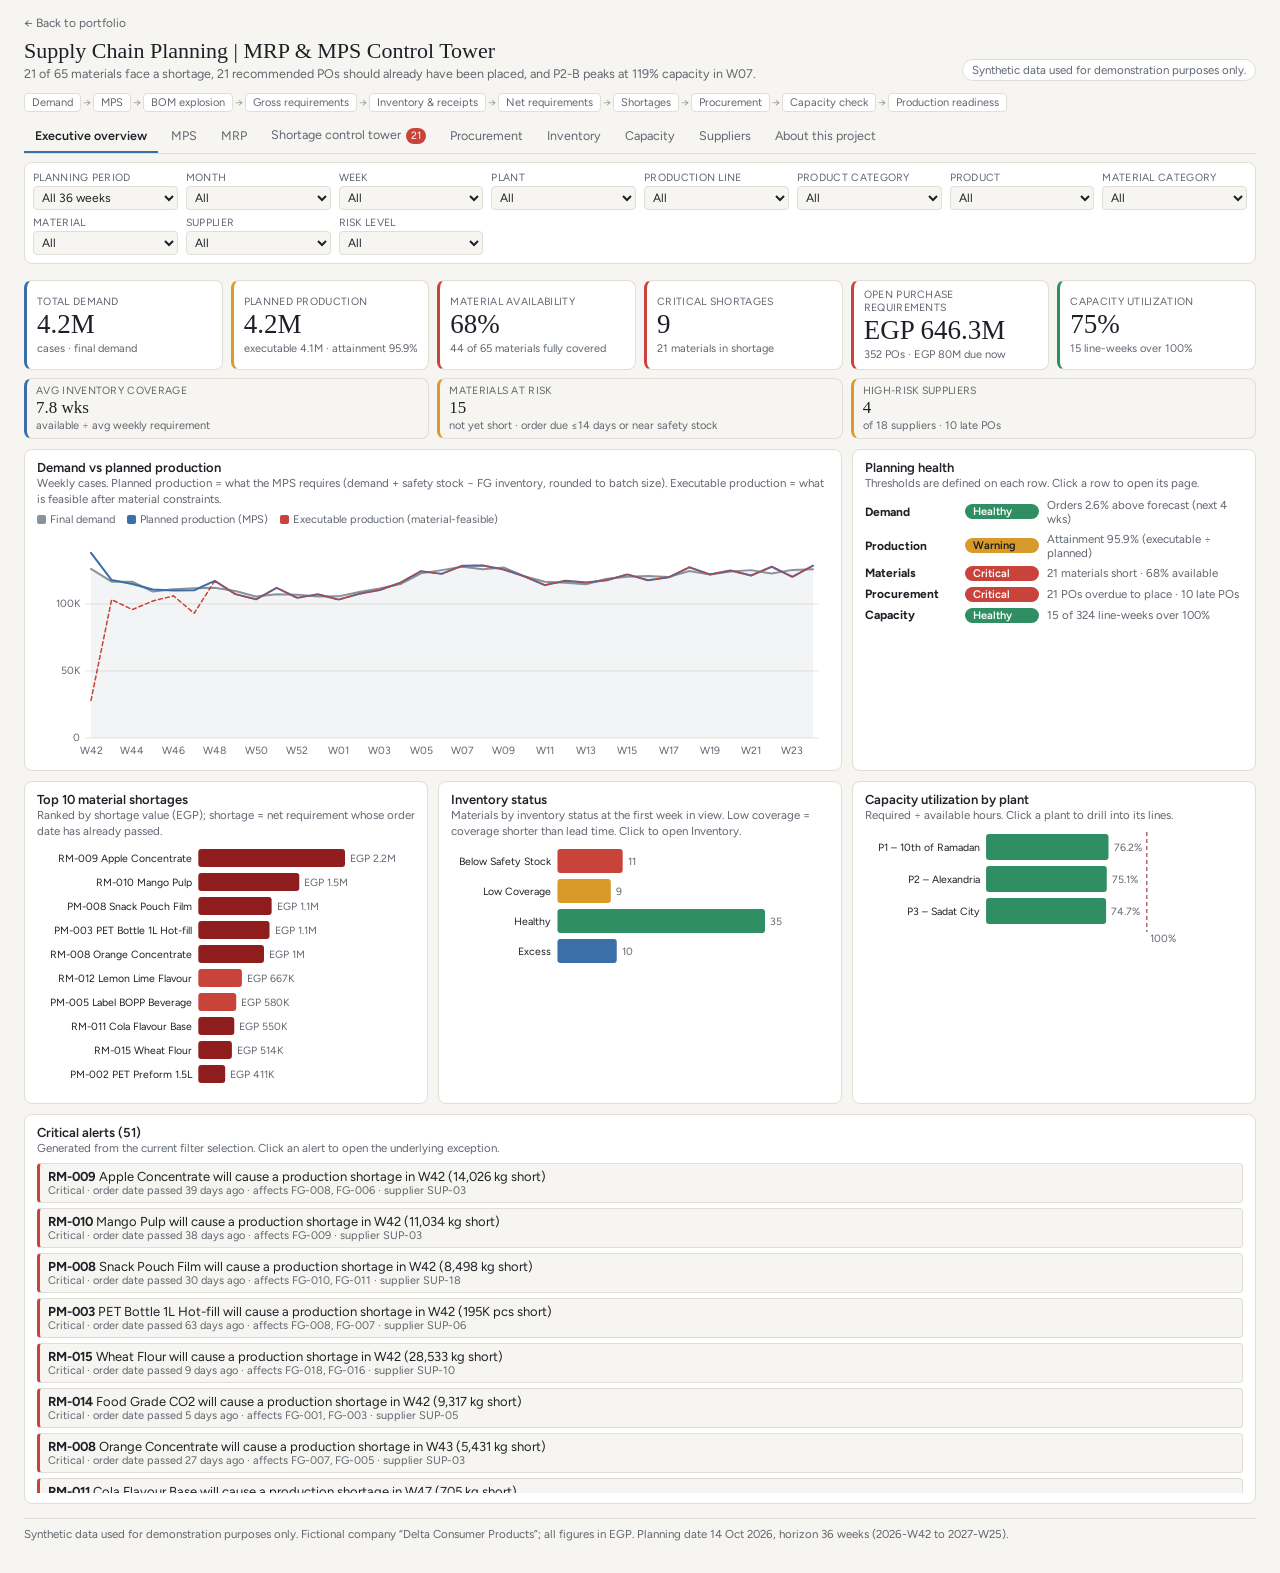
<file: demos/supply-chain/index.html>
<!doctype html>
<html lang="en">
<head>
<meta charset="utf-8">
<meta name="viewport" content="width=device-width,initial-scale=1">
<title>Supply Chain Planning | MRP &amp; MPS Control Tower</title>
<meta name="description" content="Interactive MRP and MPS control tower demo. Synthetic data used for demonstration purposes only.">
<link rel="icon" type="image/png" href="/icon-192.png">
<link rel="preconnect" href="https://fonts.googleapis.com"><link rel="preconnect" href="https://fonts.gstatic.com" crossorigin>
<link rel="stylesheet" href="https://fonts.googleapis.com/css2?family=Figtree:wght@400;500;600&display=swap">
<link rel="stylesheet" href="tokens.css">
<link rel="stylesheet" href="app.css">
</head>
<body>
<div id="dash-root">
<a class="demo-back" href="/#works">← Back to portfolio</a>
<div class="sc" id="sc">
  <header class="sc-head">
    <div>
      <h1 class="sc-title" id="sc-title">Supply Chain Planning | MRP &amp; MPS Control Tower</h1>
      <p class="sc-sub" id="sc-take">Loading planning model…</p>
    </div>
    <span class="sc-disc" id="sc-disc">Synthetic data used for demonstration purposes only.</span>
  </header>
  <div class="sc-flow" aria-label="Planning flow"><span>Demand</span><i>→</i><span>MPS</span><i>→</i><span>BOM explosion</span><i>→</i><span>Gross requirements</span><i>→</i><span>Inventory &amp; receipts</span><i>→</i><span>Net requirements</span><i>→</i><span>Shortages</span><i>→</i><span>Procurement</span><i>→</i><span>Capacity check</span><i>→</i><span>Production readiness</span></div>
  <nav class="sc-nav" id="sc-nav" role="tablist" aria-label="Pages"></nav>
  <div class="sc-filters" id="sc-filters"></div>
  <div class="sc-fbar" id="sc-fbar"></div>
  <div id="sc-loading" class="sc-loading dash-skeleton" style="min-height:160px"></div>
  <section id="pg-overview" class="sc-page" hidden data-source="demand mps mrp recs pos capacity suppliers materials products weeks"></section>
  <section id="pg-mps" class="sc-page" hidden data-source="demand mps products weeks"></section>
  <section id="pg-mrp" class="sc-page" hidden data-source="mrp mps bom materials products weeks"></section>
  <section id="pg-short" class="sc-page" hidden data-source="mrp mps materials suppliers bom products weeks"></section>
  <section id="pg-proc" class="sc-page" hidden data-source="recs pos materials suppliers weeks"></section>
  <section id="pg-inv" class="sc-page" hidden data-source="mrp materials weeks"></section>
  <section id="pg-cap" class="sc-page" hidden data-source="capacity mps products lines weeks"></section>
  <section id="pg-sup" class="sc-page" hidden data-source="suppliers pos materials recs"></section>
  <section id="pg-about" class="sc-page" hidden></section>
  <div class="sc-tip" id="sc-tip"></div>
  <footer class="sc-foot">Synthetic data used for demonstration purposes only. Fictional company “Delta Consumer Products”; all figures in EGP. Planning date 14 Oct 2026, horizon 36 weeks (2026-W42 to 2027-W25).</footer>
</div>


</div>
<script src="d3.min.js"></script>
<script src="shim.js"></script>
<script src="core.js"></script>
<script src="charts.js"></script>
<script src="pages1.js"></script>
<script src="pages2.js"></script>
<script src="pages3.js"></script>
<script src="boot.js"></script>
</body>
</html>
</file>
<file: demos/supply-chain/tokens.css>
:root{
  --color-fg:#1d2127;--color-fg-muted:#5f6670;--color-bg:#f6f5f1;--color-panel:#ffffff;--color-border-line:#e1ded6;
  --font-anthropic-sans:"Figtree",system-ui,-apple-system,"Segoe UI",Roboto,sans-serif;
  --font-anthropic-serif:Georgia,"Times New Roman",serif;
  --cds-radius:8px;--cds-chart-grid:#e8e5de;--cds-chart-reference:#8c929a;
  --cds-surface-popover:#ffffff;--cds-border:#d6d2c8;--cds-shadow-popover:0 6px 20px rgba(20,24,30,.16);--cds-dur-slow:.3s;
  color-scheme:light;
}
@media (prefers-color-scheme:dark){:root{
  --color-fg:#e8eaed;--color-fg-muted:#9aa1ab;--color-bg:#14181d;--color-panel:#1b2026;--color-border-line:#2c333b;
  --cds-chart-grid:#2a3038;--cds-chart-reference:#7b838d;--cds-surface-popover:#222931;--cds-border:#38414b;--cds-shadow-popover:0 6px 20px rgba(0,0,0,.5);
  color-scheme:dark;}}
html,body{margin:0;background:var(--color-bg);color:var(--color-fg)}
body{font-family:var(--font-anthropic-sans);-webkit-text-size-adjust:100%}
#dash-root{padding:12px var(--dash-gutter,16px) 28px}
.dash-skeleton{background:linear-gradient(90deg,var(--color-panel),var(--color-border-line),var(--color-panel));background-size:200% 100%;animation:sk 1.4s infinite;border-radius:8px}
@keyframes sk{to{background-position:-200% 0}}
.demo-back{display:inline-block;margin:0 0 8px;font-size:12px;color:var(--color-fg-muted);text-decoration:none}
.demo-back:hover{color:var(--color-fg)}
</file>
<file: demos/supply-chain/app.css>
#dash-root{--dash-gutter:clamp(10px,2vw,24px)}
.sc{position:relative;--ok:#2f8f63;--warn:#d89a2b;--bad:#c8433a;--crit:#8f1d1d;--blue:#3b6fa8;--gray:#8a929c;--line:var(--color-border-line);font-family:var(--font-anthropic-sans);font-size:13px;color:var(--color-fg);max-width:1500px;margin-inline:auto}
.sc *{box-sizing:border-box}
.sc button{font:inherit;color:inherit;cursor:pointer}
.sc-head{display:flex;flex-wrap:wrap;gap:8px 16px;align-items:flex-end;justify-content:space-between;padding-bottom:8px}
.sc-title{font-family:var(--font-anthropic-serif);font-weight:400;font-size:22px;margin:0;line-height:1.2}
.sc-sub{color:var(--color-fg-muted);margin:2px 0 0;font-size:12.5px}
.sc-disc{font-size:11.5px;padding:3px 9px;border:1px solid var(--line);border-radius:999px;color:var(--color-fg-muted);background:var(--color-panel);white-space:nowrap}
.sc-flow{display:flex;flex-wrap:wrap;gap:2px;margin:4px 0 8px;font-size:11px;color:var(--color-fg-muted);align-items:center}
.sc-flow span{padding:2px 7px;border:1px solid var(--line);border-radius:4px;background:var(--color-panel)}
.sc-flow i{font-style:normal;opacity:.6}
.sc-nav{display:flex;gap:2px;overflow-x:auto;border-bottom:1px solid var(--line);margin-bottom:8px;scrollbar-width:thin}
.sc-nav button{background:none;border:0;border-bottom:2px solid transparent;padding:7px 11px;white-space:nowrap;color:var(--color-fg-muted);font-size:12.5px}
.sc-nav button:hover{color:var(--color-fg)}
.sc-nav button[aria-selected=true]{color:var(--color-fg);border-bottom-color:var(--blue);font-weight:600}
.sc-nav .badge{display:inline-block;min-width:16px;padding:0 5px;margin-left:5px;border-radius:9px;background:var(--bad);color:#fff;font-size:10.5px;line-height:16px;text-align:center}
.sc-filters{display:grid;grid-template-columns:repeat(auto-fill,minmax(128px,1fr));gap:6px 8px;padding:8px;border:1px solid var(--line);border-radius:var(--cds-radius);background:var(--color-panel);margin-bottom:10px}
.sc-filters label{display:flex;flex-direction:column;gap:2px;font-size:10.5px;color:var(--color-fg-muted);text-transform:uppercase;letter-spacing:.03em}
.sc-filters select{font:inherit;font-size:12px;text-transform:none;letter-spacing:0;color:var(--color-fg);background:var(--color-bg);border:1px solid var(--line);border-radius:4px;padding:3px 4px;min-width:0;width:100%}
.sc-filters select.on{border-color:var(--blue);box-shadow:0 0 0 1px var(--blue)}
.sc-fbar{display:flex;gap:8px;align-items:center;flex-wrap:wrap;margin:-4px 0 10px;font-size:12px;color:var(--color-fg-muted)}
.sc-chip{display:inline-flex;gap:4px;align-items:center;padding:1px 8px;border:1px solid var(--blue);border-radius:999px;color:var(--color-fg);background:transparent;font-size:11.5px}
.sc-reset{border:1px solid var(--line);background:var(--color-panel);border-radius:4px;padding:2px 9px;font-size:12px}
.sc-kpis{display:grid;grid-template-columns:repeat(auto-fit,minmax(138px,1fr));gap:8px;margin-bottom:10px}
.sc-kpi{text-align:left;border:1px solid var(--line);border-left:3px solid var(--gray);border-radius:var(--cds-radius);background:var(--color-panel);padding:7px 10px;min-height:68px;display:block}
.sc-kpi:hover{border-color:var(--blue)}
.sc-kpi.ok{border-left-color:var(--ok)}.sc-kpi.warn{border-left-color:var(--warn)}.sc-kpi.bad{border-left-color:var(--bad)}.sc-kpi.neutral{border-left-color:var(--blue)}
.sc-kpi .l{font-size:10.5px;color:var(--color-fg-muted);text-transform:uppercase;letter-spacing:.03em;display:block}
.sc-kpi .v{font-family:var(--font-anthropic-serif);font-size:22px;line-height:1.25;font-variant-numeric:tabular-nums;display:block}
.sc-kpi .s{font-size:11px;color:var(--color-fg-muted);display:block;line-height:1.3}
.sc-grid{display:grid;gap:10px;margin-bottom:10px;grid-template-columns:repeat(12,1fr)}
.sc-card{grid-column:span 6;min-width:0;border:1px solid var(--line);border-radius:var(--cds-radius);background:var(--color-panel);padding:10px 12px;position:relative}
.sc-card.w4{grid-column:span 4}.sc-card.w3{grid-column:span 3}.sc-card.w8{grid-column:span 8}.sc-card.w12{grid-column:span 12}.sc-card.w5{grid-column:span 5}.sc-card.w7{grid-column:span 7}
@media(max-width:980px){.sc-card,.sc-card.w4,.sc-card.w3,.sc-card.w8,.sc-card.w5,.sc-card.w7{grid-column:span 12}}
.sc-card h3{margin:0;font-size:13px;font-weight:600}
.sc-card .n{margin:1px 0 6px;font-size:11.5px;color:var(--color-fg-muted);line-height:1.35}
.sc-chart{min-height:200px;position:relative}
.sc-chart svg{display:block;max-width:100%}
.sc-chart text{fill:var(--color-fg-muted);font-size:10.5px;font-family:var(--font-anthropic-sans)}
.sc-chart .lab{fill:var(--color-fg)}
.sc-chart .click{cursor:pointer}
.sc-chart .click:hover{opacity:.8}
.sc-tip{position:absolute;z-index:20;pointer-events:none;background:var(--cds-surface-popover);border:1px solid var(--cds-border);border-radius:var(--cds-radius);box-shadow:var(--cds-shadow-popover);padding:5px 8px;font-size:11.5px;line-height:1.4;max-width:280px;display:none}
.sc-tip b{font-weight:600}
.sc-leg{display:flex;flex-wrap:wrap;gap:4px 12px;font-size:11px;color:var(--color-fg-muted);margin:2px 0 4px}
.sc-leg i{display:inline-block;width:9px;height:9px;border-radius:2px;margin-right:4px;vertical-align:-1px}
.sc-pill{display:inline-block;padding:1px 8px;border-radius:999px;font-size:11px;font-weight:600;color:#fff;white-space:nowrap}
.sc-pill.ok{background:var(--ok)}.sc-pill.warn{background:var(--warn);color:#1d1d1d}.sc-pill.bad{background:var(--bad)}.sc-pill.crit{background:var(--crit)}.sc-pill.blue{background:var(--blue)}.sc-pill.gray{background:var(--gray)}
.sc-tw{overflow:auto;max-height:420px;border:1px solid var(--line);border-radius:4px}
.sc-tw table{border-collapse:separate;border-spacing:0;width:100%;font-size:12px;font-variant-numeric:tabular-nums}
.sc-tw th{position:sticky;top:0;background:var(--color-panel);text-align:left;padding:5px 8px;border-bottom:1px solid var(--line);white-space:nowrap;font-weight:600;font-size:11px;cursor:pointer;z-index:1}
.sc-tw th.num,.sc-tw td.num{text-align:right}
.sc-tw th[aria-sort=ascending]::after{content:" ▲";font-size:9px}.sc-tw th[aria-sort=descending]::after{content:" ▼";font-size:9px}
.sc-tw td{padding:4px 8px;border-bottom:1px solid var(--line);white-space:nowrap}
.sc-tw tbody tr:hover td{background:color-mix(in srgb,var(--blue) 8%,transparent)}
.sc-tw tr.sel td{background:color-mix(in srgb,var(--blue) 14%,transparent)}
.sc-tw td.bad{color:var(--bad);font-weight:600}.sc-tw td.warn{color:#b97a10;font-weight:600}
.sc-tbar{display:flex;gap:8px;align-items:center;flex-wrap:wrap;margin:4px 0 6px}
.sc-tbar input[type=search]{font:inherit;font-size:12px;padding:3px 8px;border:1px solid var(--line);border-radius:4px;background:var(--color-bg);color:var(--color-fg);min-width:180px}
.sc-tbar .c{font-size:11.5px;color:var(--color-fg-muted)}
.sc-seg{display:inline-flex;border:1px solid var(--line);border-radius:4px;overflow:hidden}
.sc-seg button{background:var(--color-bg);border:0;padding:3px 9px;font-size:11.5px}
.sc-seg button[aria-pressed=true]{background:var(--blue);color:#fff}
.sc-alerts{display:flex;flex-direction:column;gap:5px;max-height:330px;overflow:auto}
.sc-alert{display:flex;gap:8px;align-items:flex-start;text-align:left;width:100%;background:var(--color-bg);border:1px solid var(--line);border-left:3px solid var(--bad);border-radius:4px;padding:5px 8px;font-size:12px;line-height:1.35}
.sc-alert.warn{border-left-color:var(--warn)}.sc-alert:hover{border-color:var(--blue)}
.sc-alert small{display:block;color:var(--color-fg-muted);font-size:11px}
.sc-health{display:flex;flex-direction:column;gap:6px}
.sc-hrow{display:grid;grid-template-columns:92px 74px 1fr;gap:8px;align-items:center;font-size:12px}
.sc-hrow span.m{color:var(--color-fg-muted);font-size:11.5px}
.sc-about{display:grid;gap:10px;grid-template-columns:repeat(auto-fit,minmax(280px,1fr))}
.sc-about p{margin:3px 0 8px;line-height:1.5}
.sc-about ul{margin:4px 0;padding-left:18px;line-height:1.55}
.sc-eq{font-family:ui-monospace,Menlo,monospace;font-size:11.5px;background:var(--color-bg);border:1px solid var(--line);border-radius:4px;padding:5px 8px;margin:4px 0;display:block;white-space:pre-wrap}
.sc-drill{border:1px solid var(--blue);border-radius:var(--cds-radius);background:var(--color-panel);padding:10px 12px;margin-bottom:10px}
.sc-drill h3{margin:0 0 4px}.sc-drill .x{float:right;border:0;background:none;font-size:16px}
.sc-foot{margin:14px 0 4px;font-size:11.5px;color:var(--color-fg-muted);border-top:1px solid var(--line);padding-top:8px}
.sc [data-dash-source-state=refreshing]{opacity:.5;transition:opacity var(--cds-dur-slow)}
.sc-loading{padding:40px;text-align:center;color:var(--color-fg-muted)}
.sc-kpis.sm{grid-template-columns:repeat(auto-fit,minmax(150px,1fr));margin-top:-2px}
.sc-kpis.sm .sc-kpi{min-height:48px;padding:5px 9px;background:transparent}
.sc-kpis.sm .sc-kpi .v{font-size:17px}
.sc-kpis.pri .sc-kpi{min-height:78px}.sc-kpis.pri .sc-kpi .v{font-size:27px}
.sc-sec{font-size:10.5px;text-transform:uppercase;letter-spacing:.04em;color:var(--color-fg-muted);margin:2px 0 4px}
</file>
